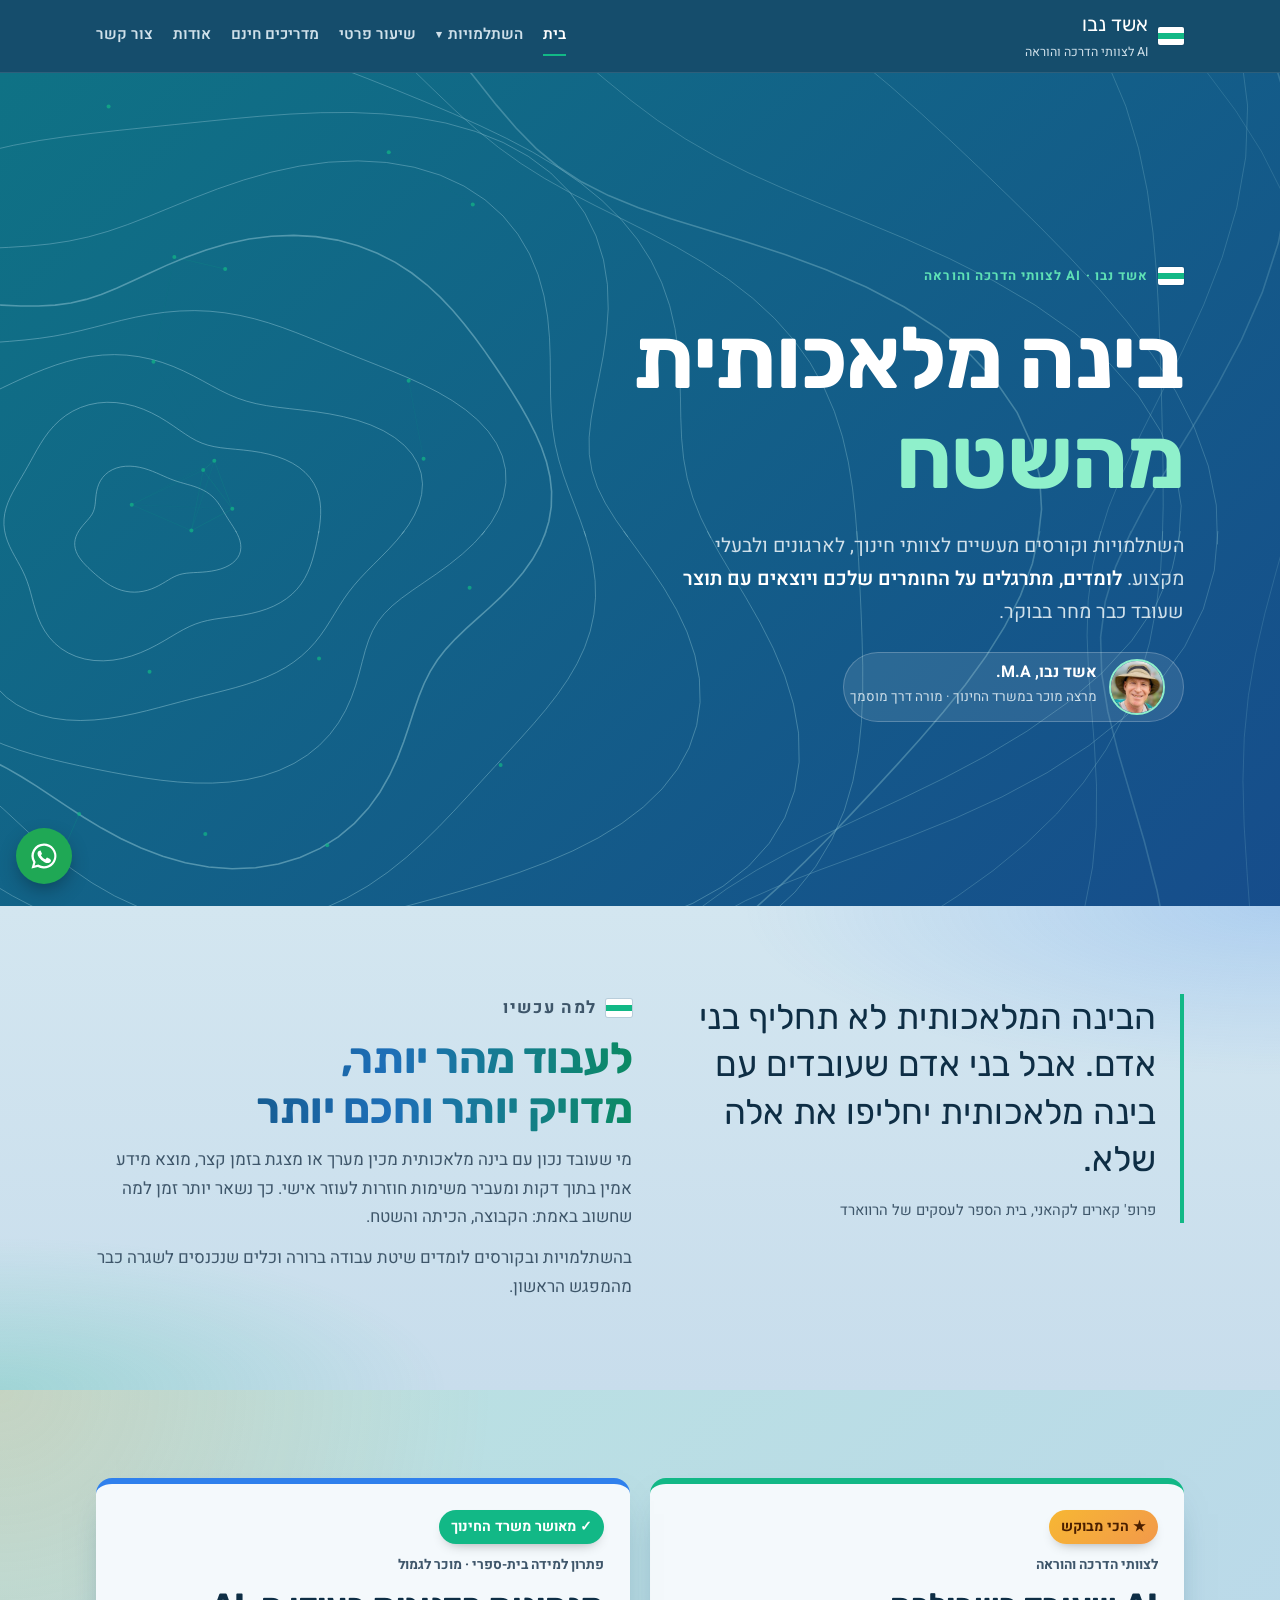
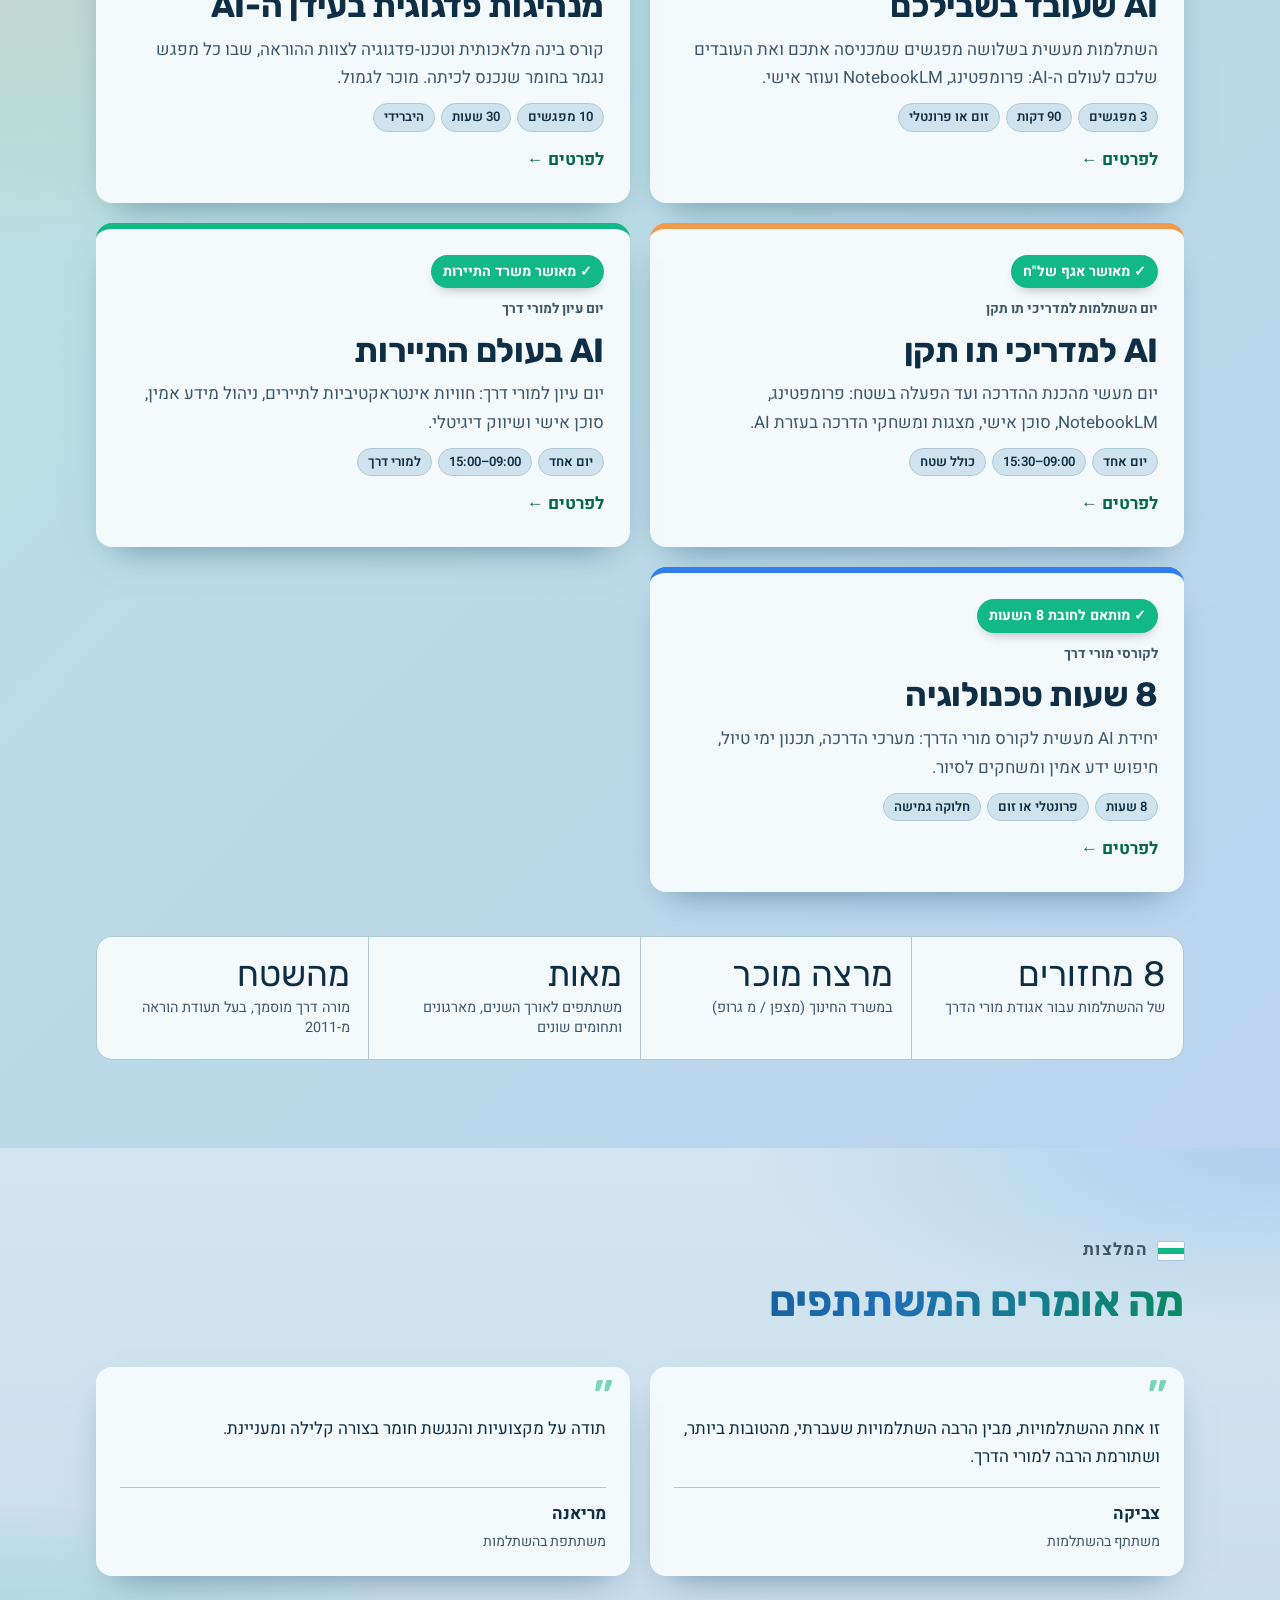
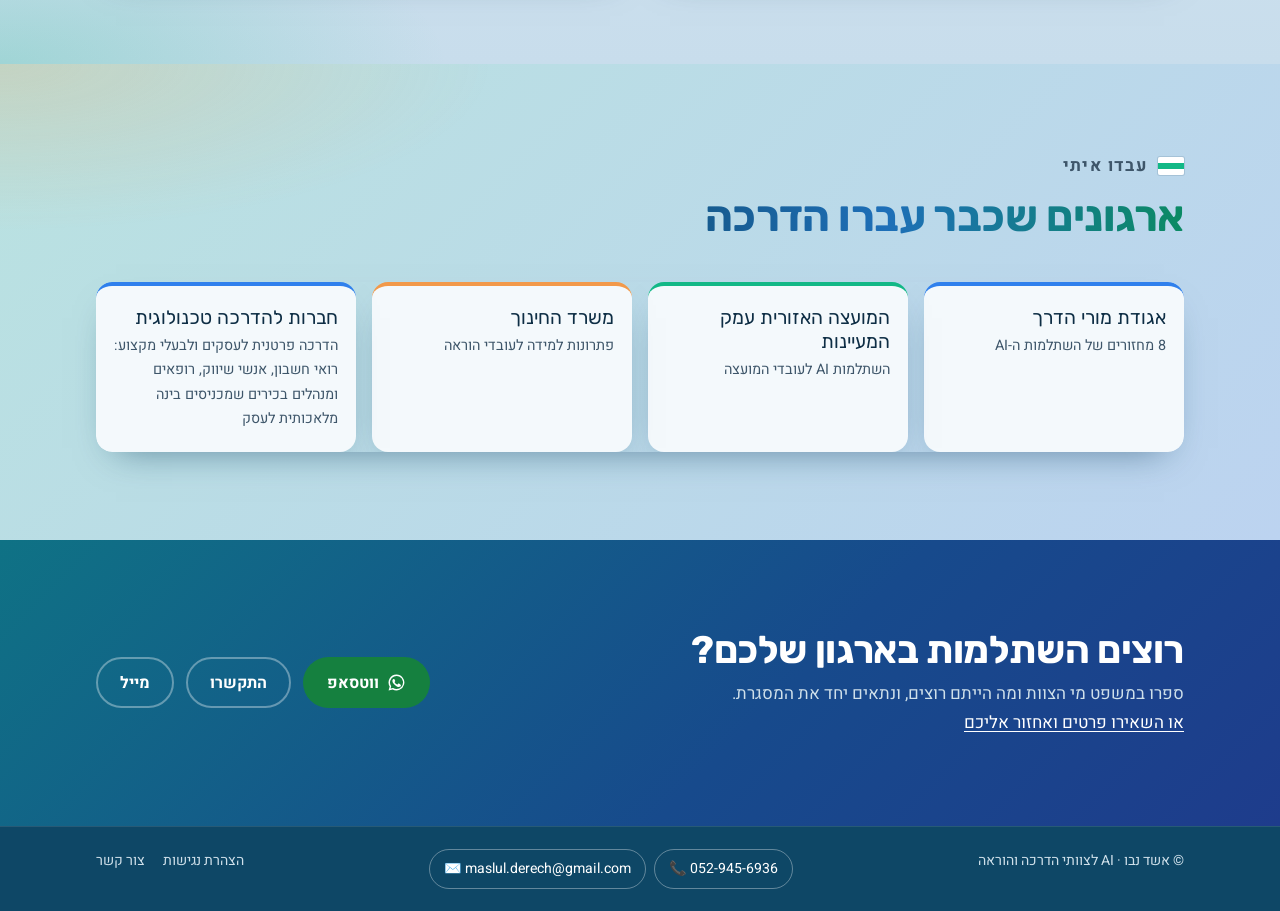
<file: index.html>
<!doctype html>
<html lang="he" dir="rtl">
<head>
<meta charset="utf-8">
<meta name="color-scheme" content="only light">
<meta name="viewport" content="width=device-width,initial-scale=1,viewport-fit=cover">
<title>אשד נבו AI</title>
<meta name="claude:viewport-fit-sides" content="cover">
<meta name="description" content="השתלמויות וקורסים מעשיים בבינה מלאכותית לצוותי הוראה והדרכה, עם אשד נבו.">
<meta property="og:title" content="אשד נבו | AI לצוותי הדרכה והוראה">
<meta property="og:description" content="השתלמויות וקורסים מעשיים בבינה מלאכותית לצוותי הוראה והדרכה, עם אשד נבו.">
<meta property="og:locale" content="he_IL">
<meta property="og:type" content="website">
<meta property="og:image" content="https://nevoes.github.io/eshed-ai/og.jpg">
<meta property="og:image:width" content="1200">
<meta property="og:image:height" content="630">
<meta name="twitter:card" content="summary_large_image">
<meta name="theme-color" content="#0E4766">
<link rel="icon" href="icon.svg" type="image/svg+xml">
<link rel="icon" href="favicon-32.png" sizes="32x32" type="image/png">
<link rel="apple-touch-icon" href="apple-touch-icon.png">
<link rel="manifest" href="manifest.webmanifest">
<meta name="apple-mobile-web-app-title" content="אשד נבו AI">
<link rel="preconnect" href="https://fonts.googleapis.com">
<link rel="preconnect" href="https://fonts.gstatic.com" crossorigin>
<link rel="stylesheet" href="https://fonts.googleapis.com/css2?family=Rubik:wght@500;700&family=Heebo:wght@400;500;600;700&family=IBM+Plex+Mono:wght@500&display=swap">
<link rel="stylesheet" href="style.css?v=17">
</head>
<body>
<a class="skip-link" href="#main">דילוג לתוכן</a>
<svg width="0" height="0" style="position:absolute" aria-hidden="true"><symbol id="i-wa" viewBox="0 0 24 24"><path fill="currentColor" d="M12 2a10 10 0 0 0-8.6 15.1L2 22l5-1.3A10 10 0 1 0 12 2zm0 18.2a8.2 8.2 0 0 1-4.2-1.2l-.3-.2-3 .8.8-2.9-.2-.3A8.2 8.2 0 1 1 12 20.2zm4.5-6.1c-.2-.1-1.5-.7-1.7-.8s-.4-.1-.6.1-.7.8-.8 1-.3.2-.5.1a6.7 6.7 0 0 1-3.3-2.9c-.2-.4.2-.4.7-1.3.1-.2 0-.3 0-.4l-.8-1.8c-.2-.5-.4-.4-.6-.4h-.5a1 1 0 0 0-.7.3 3 3 0 0 0-.9 2.2 5.2 5.2 0 0 0 1.1 2.7 11.8 11.8 0 0 0 4.5 4c1.7.7 2.3.8 3.2.6a2.7 2.7 0 0 0 1.8-1.2 2.2 2.2 0 0 0 .1-1.3c0-.1-.2-.2-.5-.3z"/></symbol></svg>
<header class="top"><div class="wrap">
  <a class="brand" href="index.html"><span class="blaze" aria-hidden="true"><i></i><i></i><i></i></span><span><b>אשד נבו</b><small>AI לצוותי הדרכה והוראה</small></span></a>
  <nav class="nav" aria-label="תוכן האתר"><a href="index.html" aria-current="page">בית</a><div class="dd"><button type="button" aria-haspopup="true" aria-expanded="false">השתלמויות<span aria-hidden="true">▾</span></button><div class="dd-panel"><a href="workshop.html">השתלמות 3 מפגשי AI</a><a href="course.html">פתרון למידה לעובדי הוראה</a><a href="tav-teken.html">השתלמות למדריכי תו תקן</a><a href="tour-guides.html">השתלמות למורי דרך</a><a href="tech-hours.html">8 שעות טכנולוגיה לקורסי מורי דרך</a></div></div><a href="private.html">שיעור פרטי</a><a href="guides.html">מדריכים חינם</a><a href="about.html">אודות</a><a href="contact.html">צור קשר</a></nav>
  <details class="menu"><summary>תפריט</summary><nav class="panel" aria-label="תוכן האתר"><a href="index.html" aria-current="page">בית</a><a href="workshop.html">השתלמות 3 מפגשי AI</a><a href="course.html">פתרון למידה לעובדי הוראה</a><a href="tav-teken.html">השתלמות למדריכי תו תקן</a><a href="tour-guides.html">השתלמות למורי דרך</a><a href="tech-hours.html">8 שעות טכנולוגיה לקורסי מורי דרך</a><a href="private.html">שיעור פרטי</a><a href="guides.html">מדריכים חינם</a><a href="about.html">אודות</a><a href="contact.html">צור קשר</a></nav></details>
</div></header>
<main id="main" tabindex="-1">
<section class="band home"><canvas class="map" aria-hidden="true"></canvas><div class="wrap">
  <p class="eyebrow"><span class="blaze" aria-hidden="true"><i></i><i></i><i></i></span>אשד נבו · AI לצוותי הדרכה והוראה</p>
  <h1>בינה מלאכותית <em>מהשטח</em></h1>
  <p class="lead">השתלמויות וקורסים מעשיים לצוותי חינוך, לארגונים ולבעלי מקצוע. <strong>לומדים, מתרגלים על החומרים שלכם ויוצאים עם תוצר</strong> שעובד כבר מחר בבוקר.</p>
  <div class="who"><img src="eshed.jpg" alt="אשד נבו" width="56" height="56"><span><b>אשד נבו, M.A.</b><small>מרצה מוכר במשרד החינוך · מורה דרך מוסמך</small></span></div>
</div></section>

<section><div class="wrap split">
  <figure class="bigquote"><blockquote>הבינה המלאכותית לא תחליף בני אדם. אבל בני אדם שעובדים עם בינה מלאכותית יחליפו את אלה שלא.</blockquote><figcaption>פרופ' קארים לקהאני, בית הספר לעסקים של הרווארד</figcaption></figure>
  <div class="sec-head" style="margin:0"><p class="eyebrow"><span class="blaze" aria-hidden="true"><i></i><i></i><i></i></span>למה עכשיו</p><h2>לעבוד מהר יותר, מדויק יותר וחכם יותר</h2>
  <p>מי שעובד נכון עם בינה מלאכותית מכין מערך או מצגת בזמן קצר, מוצא מידע אמין בתוך דקות ומעביר משימות חוזרות לעוזר אישי. כך נשאר יותר זמן למה שחשוב באמת: הקבוצה, הכיתה והשטח.</p>
  <p>בהשתלמויות ובקורסים לומדים שיטת עבודה ברורה וכלים שנכנסים לשגרה כבר מהמפגש הראשון.</p></div>
</div></section>
<section class="alt"><div class="wrap" style="display:grid;gap:clamp(28px,4vw,44px)">
  <div class="products">
    <a href="workshop.html"><span class="tag hot">★ הכי מבוקש</span><span class="k">לצוותי הדרכה והוראה</span><h2>AI שעובד בשבילכם</h2><p>השתלמות מעשית בשלושה מפגשים שמכניסה אתכם ואת העובדים שלכם לעולם ה-AI: פרומפטינג, NotebookLM ועוזר אישי.</p><div class="meta"><span>3 מפגשים</span><span>90 דקות</span><span>זום או פרונטלי</span></div><span class="go">לפרטים ←</span></a>
    <a href="course.html"><span class="tag">✓ מאושר משרד החינוך</span><span class="k">פתרון למידה בית-ספרי · מוכר לגמול</span><h2>מנהיגות פדגוגית בעידן ה-AI</h2><p>קורס בינה מלאכותית וטכנו-פדגוגיה לצוות ההוראה, שבו כל מפגש נגמר בחומר שנכנס לכיתה. מוכר לגמול.</p><div class="meta"><span>10 מפגשים</span><span>30 שעות</span><span>היברידי</span></div><span class="go">לפרטים ←</span></a>
    <a href="tav-teken.html"><span class="tag">✓ מאושר אגף של"ח</span><span class="k">יום השתלמות למדריכי תו תקן</span><h2>AI למדריכי תו תקן</h2><p>יום מעשי מהכנת ההדרכה ועד הפעלה בשטח: פרומפטינג, NotebookLM, סוכן אישי, מצגות ומשחקי הדרכה בעזרת AI.</p><div class="meta"><span>יום אחד</span><span>09:00–15:30</span><span>כולל שטח</span></div><span class="go">לפרטים ←</span></a>
    <a href="tour-guides.html"><span class="tag">✓ מאושר משרד התיירות</span><span class="k">יום עיון למורי דרך</span><h2>AI בעולם התיירות</h2><p>יום עיון למורי דרך: חוויות אינטראקטיביות לתיירים, ניהול מידע אמין, סוכן אישי ושיווק דיגיטלי.</p><div class="meta"><span>יום אחד</span><span>09:00–15:00</span><span>למורי דרך</span></div><span class="go">לפרטים ←</span></a>
    <a href="tech-hours.html"><span class="tag">✓ מותאם לחובת 8 השעות</span><span class="k">לקורסי מורי דרך</span><h2>8 שעות טכנולוגיה</h2><p>יחידת AI מעשית לקורס מורי הדרך: מערכי הדרכה, תכנון ימי טיול, חיפוש ידע אמין ומשחקים לסיור.</p><div class="meta"><span>8 שעות</span><span>פרונטלי או זום</span><span>חלוקה גמישה</span></div><span class="go">לפרטים ←</span></a>
  </div>
  <div class="proof">
  <div><b>8 מחזורים</b><small>של ההשתלמות עבור אגודת מורי הדרך</small></div>
  <div><b>מרצה מוכר</b><small>במשרד החינוך (מצפן / מ גרופ)</small></div>
  <div><b>מאות</b><small>משתתפים לאורך השנים, מארגונים ותחומים שונים</small></div>
  <div><b>מהשטח</b><small>מורה דרך מוסמך, בעל תעודת הוראה מ-2011</small></div>
</div>
</div></section>
<section><div class="wrap">
  <div class="sec-head"><p class="eyebrow"><span class="blaze" aria-hidden="true"><i></i><i></i><i></i></span>המלצות</p><h2>מה אומרים המשתתפים</h2></div>
  <div class="quotes q2">
    <figure class="quote"><blockquote>זו אחת ההשתלמויות, מבין הרבה השתלמויות שעברתי, מהטובות ביותר, ושתורמת הרבה למורי הדרך.</blockquote><figcaption><b>צביקה</b><span>משתתף בהשתלמות</span></figcaption></figure>
    <figure class="quote"><blockquote>תודה על מקצועיות והנגשת חומר בצורה קלילה ומעניינת.</blockquote><figcaption><b>מריאנה</b><span>משתתפת בהשתלמות</span></figcaption></figure>
  </div>
</div></section>
<section class="alt"><div class="wrap">
  <div class="sec-head"><p class="eyebrow"><span class="blaze" aria-hidden="true"><i></i><i></i><i></i></span>עבדו איתי</p><h2>ארגונים שכבר עברו הדרכה</h2></div>
  <ul class="orgs">
    <li><b>אגודת מורי הדרך</b><span>8 מחזורים של השתלמות ה-AI</span></li>
    <li><b>המועצה האזורית עמק המעיינות</b><span>השתלמות AI לעובדי המועצה</span></li>
    <li><b>משרד החינוך</b><span>פתרונות למידה לעובדי הוראה</span></li>
    <li><b>חברות להדרכה טכנולוגית</b><span>הדרכה פרטנית לעסקים ולבעלי מקצוע: רואי חשבון, אנשי שיווק, רופאים ומנהלים בכירים שמכניסים בינה מלאכותית לעסק</span></li>
  </ul>
</div></section>
<section class="cta"><div class="wrap">
  <div class="txt"><h2>רוצים השתלמות בארגון שלכם?</h2><p>ספרו במשפט מי הצוות ומה הייתם רוצים, ונתאים יחד את המסגרת.<br><a href="contact.html">או השאירו פרטים ואחזור אליכם</a></p></div>
  <div class="actions"><a class="btn btn-wa" href="https://wa.me/972529456936?text=%D7%94%D7%99%D7%99%20%D7%90%D7%A9%D7%93%2C%20%D7%90%D7%A9%D7%9E%D7%97%20%D7%9C%D7%A9%D7%9E%D7%95%D7%A2%20%D7%A2%D7%9C%20%D7%94%D7%94%D7%A9%D7%AA%D7%9C%D7%9E%D7%95%D7%99%D7%95%D7%AA" target="_blank" rel="noopener"><svg><use href="#i-wa"/></svg>ווטסאפ</a><a class="btn btn-ghost" href="tel:+972529456936">התקשרו</a><a class="btn btn-ghost" href="mailto:maslul.derech@gmail.com?subject=%D7%94%D7%A9%D7%AA%D7%9C%D7%9E%D7%95%D7%AA%20AI">מייל</a></div>
</div></section>
</main>
<footer class="site"><div class="wrap"><span>© אשד נבו · AI לצוותי הדרכה והוראה</span><span class="foot-contact"><a class="foot-btn" href="tel:+972529456936" aria-label="התקשרו: 052-945-6936">📞 052-945-6936</a><a class="foot-btn" href="mailto:maslul.derech@gmail.com" aria-label="שליחת מייל">✉️ maslul.derech@gmail.com</a></span><nav aria-label="קישורים נוספים"><a href="accessibility.html">הצהרת נגישות</a><a href="contact.html">צור קשר</a></nav></div></footer>
<a class="wa-float" href="https://wa.me/972529456936?text=%D7%94%D7%99%D7%99%20%D7%90%D7%A9%D7%93%2C%20%D7%90%D7%A9%D7%9E%D7%97%20%D7%9C%D7%A9%D7%9E%D7%95%D7%A2%20%D7%A2%D7%9C%20%D7%94%D7%94%D7%A9%D7%AA%D7%9C%D7%9E%D7%95%D7%99%D7%95%D7%AA" target="_blank" rel="noopener" aria-label="שליחת הודעה בווטסאפ"><svg><use href="#i-wa"/></svg></a>
<script src="site.js?v=4"></script>
<script data-goatcounter="https://maslul-ai.goatcounter.com/count" async src="https://gc.zgo.at/count.js"></script>
</body>
</html>
</file>
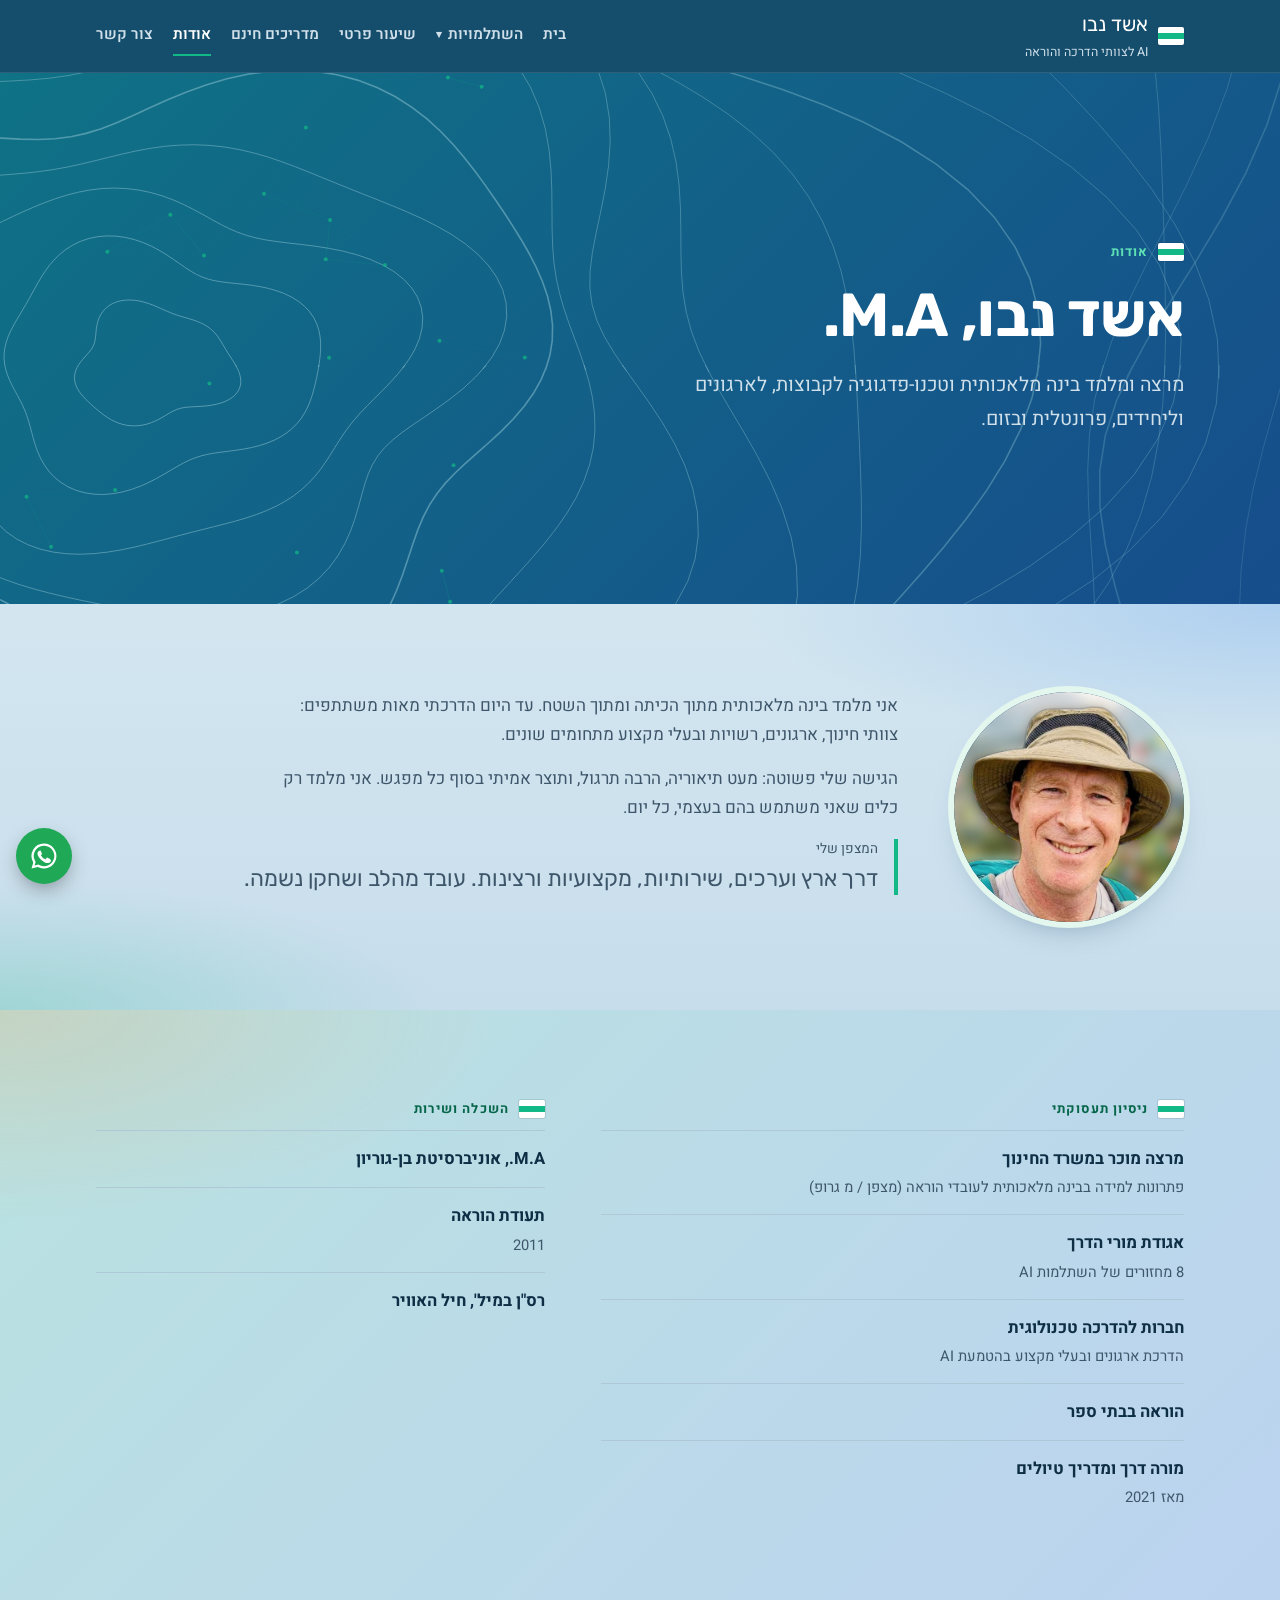
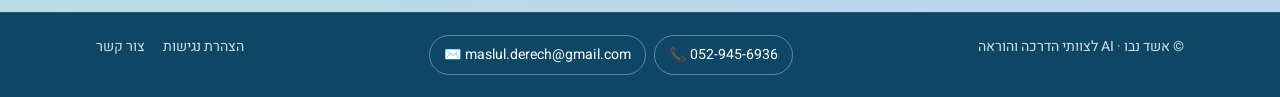
<file: about.html>
<!doctype html>
<html lang="he" dir="rtl">
<head>
<meta charset="utf-8">
<meta name="color-scheme" content="only light">
<meta name="viewport" content="width=device-width,initial-scale=1,viewport-fit=cover">
<title>אודות | אשד נבו</title>
<meta name="claude:viewport-fit-sides" content="cover">
<meta name="description" content="אשד נבו: מרצה מוכר במשרד החינוך, מורה דרך מוסמך ובעל תעודת הוראה.">
<meta property="og:title" content="אשד נבו | AI לצוותי הדרכה והוראה">
<meta property="og:description" content="אשד נבו: מרצה מוכר במשרד החינוך, מורה דרך מוסמך ובעל תעודת הוראה.">
<meta property="og:locale" content="he_IL">
<meta property="og:type" content="website">
<meta property="og:image" content="https://nevoes.github.io/eshed-ai/og.jpg">
<meta property="og:image:width" content="1200">
<meta property="og:image:height" content="630">
<meta name="twitter:card" content="summary_large_image">
<meta name="theme-color" content="#0E4766">
<link rel="icon" href="icon.svg" type="image/svg+xml">
<link rel="icon" href="favicon-32.png" sizes="32x32" type="image/png">
<link rel="apple-touch-icon" href="apple-touch-icon.png">
<link rel="manifest" href="manifest.webmanifest">
<meta name="apple-mobile-web-app-title" content="אשד נבו AI">
<link rel="preconnect" href="https://fonts.googleapis.com">
<link rel="preconnect" href="https://fonts.gstatic.com" crossorigin>
<link rel="stylesheet" href="https://fonts.googleapis.com/css2?family=Rubik:wght@500;700&family=Heebo:wght@400;500;600;700&family=IBM+Plex+Mono:wght@500&display=swap">
<link rel="stylesheet" href="style.css?v=17">
</head>
<body>
<a class="skip-link" href="#main">דילוג לתוכן</a>
<svg width="0" height="0" style="position:absolute" aria-hidden="true"><symbol id="i-wa" viewBox="0 0 24 24"><path fill="currentColor" d="M12 2a10 10 0 0 0-8.6 15.1L2 22l5-1.3A10 10 0 1 0 12 2zm0 18.2a8.2 8.2 0 0 1-4.2-1.2l-.3-.2-3 .8.8-2.9-.2-.3A8.2 8.2 0 1 1 12 20.2zm4.5-6.1c-.2-.1-1.5-.7-1.7-.8s-.4-.1-.6.1-.7.8-.8 1-.3.2-.5.1a6.7 6.7 0 0 1-3.3-2.9c-.2-.4.2-.4.7-1.3.1-.2 0-.3 0-.4l-.8-1.8c-.2-.5-.4-.4-.6-.4h-.5a1 1 0 0 0-.7.3 3 3 0 0 0-.9 2.2 5.2 5.2 0 0 0 1.1 2.7 11.8 11.8 0 0 0 4.5 4c1.7.7 2.3.8 3.2.6a2.7 2.7 0 0 0 1.8-1.2 2.2 2.2 0 0 0 .1-1.3c0-.1-.2-.2-.5-.3z"/></symbol></svg>
<header class="top"><div class="wrap">
  <a class="brand" href="index.html"><span class="blaze" aria-hidden="true"><i></i><i></i><i></i></span><span><b>אשד נבו</b><small>AI לצוותי הדרכה והוראה</small></span></a>
  <nav class="nav" aria-label="תוכן האתר"><a href="index.html">בית</a><div class="dd"><button type="button" aria-haspopup="true" aria-expanded="false">השתלמויות<span aria-hidden="true">▾</span></button><div class="dd-panel"><a href="workshop.html">השתלמות 3 מפגשי AI</a><a href="course.html">פתרון למידה לעובדי הוראה</a><a href="tav-teken.html">השתלמות למדריכי תו תקן</a><a href="tour-guides.html">השתלמות למורי דרך</a><a href="tech-hours.html">8 שעות טכנולוגיה לקורסי מורי דרך</a></div></div><a href="private.html">שיעור פרטי</a><a href="guides.html">מדריכים חינם</a><a href="about.html" aria-current="page">אודות</a><a href="contact.html">צור קשר</a></nav>
  <details class="menu"><summary>תפריט</summary><nav class="panel" aria-label="תוכן האתר"><a href="index.html">בית</a><a href="workshop.html">השתלמות 3 מפגשי AI</a><a href="course.html">פתרון למידה לעובדי הוראה</a><a href="tav-teken.html">השתלמות למדריכי תו תקן</a><a href="tour-guides.html">השתלמות למורי דרך</a><a href="tech-hours.html">8 שעות טכנולוגיה לקורסי מורי דרך</a><a href="private.html">שיעור פרטי</a><a href="guides.html">מדריכים חינם</a><a href="about.html" aria-current="page">אודות</a><a href="contact.html">צור קשר</a></nav></details>
</div></header>
<main id="main" tabindex="-1">
<section class="band"><canvas class="map" aria-hidden="true"></canvas><div class="wrap">
  <p class="eyebrow"><span class="blaze" aria-hidden="true"><i></i><i></i><i></i></span>אודות</p>
  <h1>אשד נבו, M.A.</h1>
  <p class="lead">מרצה ומלמד בינה מלאכותית וטכנו-פדגוגיה לקבוצות, לארגונים וליחידים, פרונטלית ובזום.</p>
  
</div></section>

<section><div class="wrap about">
  <div class="portrait"><img src="eshed.jpg" alt="אשד נבו" width="460" height="460"></div>
  <div class="txt">
    <p>אני מלמד בינה מלאכותית מתוך הכיתה ומתוך השטח. עד היום הדרכתי מאות משתתפים: צוותי חינוך, ארגונים, רשויות ובעלי מקצוע מתחומים שונים.</p>
    <p>הגישה שלי פשוטה: מעט תיאוריה, הרבה תרגול, ותוצר אמיתי בסוף כל מפגש. אני מלמד רק כלים שאני משתמש בהם בעצמי, כל יום.</p>
    <p class="compass"><small>המצפן שלי</small>דרך ארץ וערכים, שירותיות, מקצועיות ורצינות. עובד מהלב ושחקן נשמה.</p>
  </div>
</div></section>
<section class="alt"><div class="wrap cv2">
  <div><p class="eyebrow"><span class="blaze" aria-hidden="true"><i></i><i></i><i></i></span>ניסיון תעסוקתי</p>
  <ul class="cv" style="grid-template-columns:1fr">
    <li><b>מרצה מוכר במשרד החינוך</b><small>פתרונות למידה בבינה מלאכותית לעובדי הוראה (מצפן / מ גרופ)</small></li>
    <li><b>אגודת מורי הדרך</b><small>8 מחזורים של השתלמות AI</small></li>
    <li><b>חברות להדרכה טכנולוגית</b><small>הדרכת ארגונים ובעלי מקצוע בהטמעת AI</small></li>
    <li><b>הוראה בבתי ספר</b><small></small></li>
    <li><b>מורה דרך ומדריך טיולים</b><small>מאז 2021</small></li>
  </ul></div>
  <div><p class="eyebrow"><span class="blaze" aria-hidden="true"><i></i><i></i><i></i></span>השכלה ושירות</p>
  <ul class="cv" style="grid-template-columns:1fr">
    <li><b>M.A., אוניברסיטת בן-גוריון</b><small></small></li>
    <li><b>תעודת הוראה</b><small>2011</small></li>
    <li><b>רס"ן במיל', חיל האוויר</b><small></small></li>
  </ul></div>
</div></section>
</main>
<footer class="site"><div class="wrap"><span>© אשד נבו · AI לצוותי הדרכה והוראה</span><span class="foot-contact"><a class="foot-btn" href="tel:+972529456936" aria-label="התקשרו: 052-945-6936">📞 052-945-6936</a><a class="foot-btn" href="mailto:maslul.derech@gmail.com" aria-label="שליחת מייל">✉️ maslul.derech@gmail.com</a></span><nav aria-label="קישורים נוספים"><a href="accessibility.html">הצהרת נגישות</a><a href="contact.html">צור קשר</a></nav></div></footer>
<a class="wa-float" href="https://wa.me/972529456936?text=%D7%94%D7%99%D7%99%20%D7%90%D7%A9%D7%93%2C%20%D7%90%D7%A9%D7%9E%D7%97%20%D7%9C%D7%A9%D7%9E%D7%95%D7%A2%20%D7%A2%D7%9C%20%D7%94%D7%94%D7%A9%D7%AA%D7%9C%D7%9E%D7%95%D7%99%D7%95%D7%AA" target="_blank" rel="noopener" aria-label="שליחת הודעה בווטסאפ"><svg><use href="#i-wa"/></svg></a>
<script src="site.js?v=4"></script>
<script data-goatcounter="https://maslul-ai.goatcounter.com/count" async src="https://gc.zgo.at/count.js"></script>
</body>
</html>
</file>
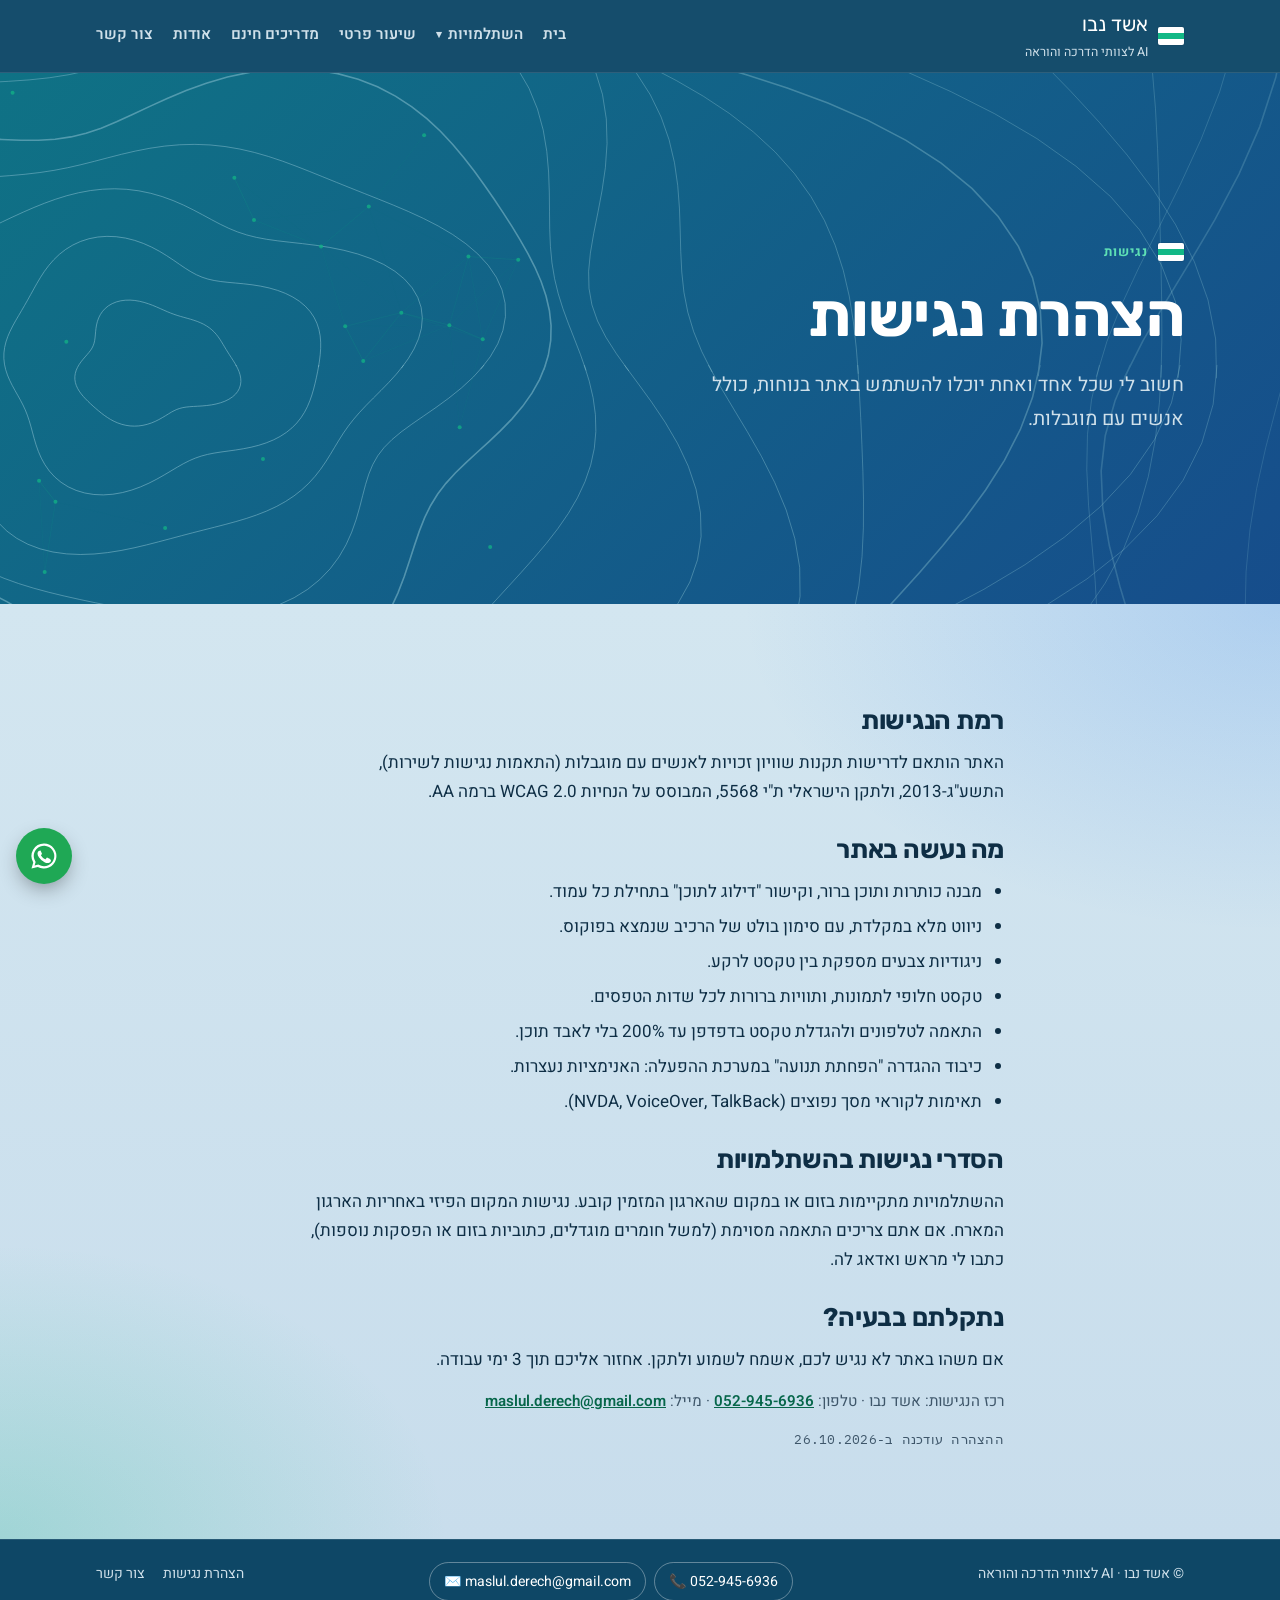
<file: accessibility.html>
<!doctype html>
<html lang="he" dir="rtl">
<head>
<meta charset="utf-8">
<meta name="color-scheme" content="only light">
<meta name="viewport" content="width=device-width,initial-scale=1,viewport-fit=cover">
<title>הצהרת נגישות | אשד נבו</title>
<meta name="claude:viewport-fit-sides" content="cover">
<meta name="description" content="הצהרת הנגישות של אתר ההשתלמויות של אשד נבו.">
<meta property="og:title" content="אשד נבו | AI לצוותי הדרכה והוראה">
<meta property="og:description" content="הצהרת הנגישות של אתר ההשתלמויות של אשד נבו.">
<meta property="og:locale" content="he_IL">
<meta property="og:type" content="website">
<meta property="og:image" content="https://nevoes.github.io/eshed-ai/og.jpg">
<meta property="og:image:width" content="1200">
<meta property="og:image:height" content="630">
<meta name="twitter:card" content="summary_large_image">
<meta name="theme-color" content="#0E4766">
<link rel="icon" href="icon.svg" type="image/svg+xml">
<link rel="icon" href="favicon-32.png" sizes="32x32" type="image/png">
<link rel="apple-touch-icon" href="apple-touch-icon.png">
<link rel="manifest" href="manifest.webmanifest">
<meta name="apple-mobile-web-app-title" content="אשד נבו AI">
<link rel="preconnect" href="https://fonts.googleapis.com">
<link rel="preconnect" href="https://fonts.gstatic.com" crossorigin>
<link rel="stylesheet" href="https://fonts.googleapis.com/css2?family=Rubik:wght@500;700&family=Heebo:wght@400;500;600;700&family=IBM+Plex+Mono:wght@500&display=swap">
<link rel="stylesheet" href="style.css?v=17">
</head>
<body>
<a class="skip-link" href="#main">דילוג לתוכן</a>
<svg width="0" height="0" style="position:absolute" aria-hidden="true"><symbol id="i-wa" viewBox="0 0 24 24"><path fill="currentColor" d="M12 2a10 10 0 0 0-8.6 15.1L2 22l5-1.3A10 10 0 1 0 12 2zm0 18.2a8.2 8.2 0 0 1-4.2-1.2l-.3-.2-3 .8.8-2.9-.2-.3A8.2 8.2 0 1 1 12 20.2zm4.5-6.1c-.2-.1-1.5-.7-1.7-.8s-.4-.1-.6.1-.7.8-.8 1-.3.2-.5.1a6.7 6.7 0 0 1-3.3-2.9c-.2-.4.2-.4.7-1.3.1-.2 0-.3 0-.4l-.8-1.8c-.2-.5-.4-.4-.6-.4h-.5a1 1 0 0 0-.7.3 3 3 0 0 0-.9 2.2 5.2 5.2 0 0 0 1.1 2.7 11.8 11.8 0 0 0 4.5 4c1.7.7 2.3.8 3.2.6a2.7 2.7 0 0 0 1.8-1.2 2.2 2.2 0 0 0 .1-1.3c0-.1-.2-.2-.5-.3z"/></symbol></svg>
<header class="top"><div class="wrap">
  <a class="brand" href="index.html"><span class="blaze" aria-hidden="true"><i></i><i></i><i></i></span><span><b>אשד נבו</b><small>AI לצוותי הדרכה והוראה</small></span></a>
  <nav class="nav" aria-label="תוכן האתר"><a href="index.html">בית</a><div class="dd"><button type="button" aria-haspopup="true" aria-expanded="false">השתלמויות<span aria-hidden="true">▾</span></button><div class="dd-panel"><a href="workshop.html">השתלמות 3 מפגשי AI</a><a href="course.html">פתרון למידה לעובדי הוראה</a><a href="tav-teken.html">השתלמות למדריכי תו תקן</a><a href="tour-guides.html">השתלמות למורי דרך</a><a href="tech-hours.html">8 שעות טכנולוגיה לקורסי מורי דרך</a></div></div><a href="private.html">שיעור פרטי</a><a href="guides.html">מדריכים חינם</a><a href="about.html">אודות</a><a href="contact.html">צור קשר</a></nav>
  <details class="menu"><summary>תפריט</summary><nav class="panel" aria-label="תוכן האתר"><a href="index.html">בית</a><a href="workshop.html">השתלמות 3 מפגשי AI</a><a href="course.html">פתרון למידה לעובדי הוראה</a><a href="tav-teken.html">השתלמות למדריכי תו תקן</a><a href="tour-guides.html">השתלמות למורי דרך</a><a href="tech-hours.html">8 שעות טכנולוגיה לקורסי מורי דרך</a><a href="private.html">שיעור פרטי</a><a href="guides.html">מדריכים חינם</a><a href="about.html">אודות</a><a href="contact.html">צור קשר</a></nav></details>
</div></header>
<main id="main" tabindex="-1">
<section class="band"><canvas class="map" aria-hidden="true"></canvas><div class="wrap">
  <p class="eyebrow"><span class="blaze" aria-hidden="true"><i></i><i></i><i></i></span>נגישות</p>
  <h1>הצהרת נגישות</h1>
  <p class="lead">חשוב לי שכל אחד ואחת יוכלו להשתמש באתר בנוחות, כולל אנשים עם מוגבלות.</p>
</div></section>
<section><div class="wrap legal">
  <h2>רמת הנגישות</h2>
  <p>האתר הותאם לדרישות תקנות שוויון זכויות לאנשים עם מוגבלות (התאמות נגישות לשירות), התשע"ג-2013, ולתקן הישראלי ת"י 5568, המבוסס על הנחיות WCAG 2.0 ברמה AA.</p>
  <h2>מה נעשה באתר</h2>
  <ul>
    <li>מבנה כותרות ותוכן ברור, וקישור "דילוג לתוכן" בתחילת כל עמוד.</li>
    <li>ניווט מלא במקלדת, עם סימון בולט של הרכיב שנמצא בפוקוס.</li>
    <li>ניגודיות צבעים מספקת בין טקסט לרקע.</li>
    <li>טקסט חלופי לתמונות, ותוויות ברורות לכל שדות הטפסים.</li>
    <li>התאמה לטלפונים ולהגדלת טקסט בדפדפן עד 200% בלי לאבד תוכן.</li>
    <li>כיבוד ההגדרה "הפחתת תנועה" במערכת ההפעלה: האנימציות נעצרות.</li>
    <li>תאימות לקוראי מסך נפוצים (NVDA, VoiceOver, TalkBack).</li>
  </ul>
  <h2>הסדרי נגישות בהשתלמויות</h2>
  <p>ההשתלמויות מתקיימות בזום או במקום שהארגון המזמין קובע. נגישות המקום הפיזי באחריות הארגון המארח. אם אתם צריכים התאמה מסוימת (למשל חומרים מוגדלים, כתוביות בזום או הפסקות נוספות), כתבו לי מראש ואדאג לה.</p>
  <h2>נתקלתם בבעיה?</h2>
  <p>אם משהו באתר לא נגיש לכם, אשמח לשמוע ולתקן. אחזור אליכם תוך 3 ימי עבודה.</p>
  <p class="contact-alt">רכז הנגישות: אשד נבו · טלפון: <a href="tel:+972529456936">052-945-6936</a> · מייל: <a href="mailto:maslul.derech@gmail.com">maslul.derech@gmail.com</a></p>
  <p class="mono" style="color:var(--muted)">ההצהרה עודכנה ב-26.10.2026</p>
</div></section>
</main>
<footer class="site"><div class="wrap"><span>© אשד נבו · AI לצוותי הדרכה והוראה</span><span class="foot-contact"><a class="foot-btn" href="tel:+972529456936" aria-label="התקשרו: 052-945-6936">📞 052-945-6936</a><a class="foot-btn" href="mailto:maslul.derech@gmail.com" aria-label="שליחת מייל">✉️ maslul.derech@gmail.com</a></span><nav aria-label="קישורים נוספים"><a href="accessibility.html">הצהרת נגישות</a><a href="contact.html">צור קשר</a></nav></div></footer>
<a class="wa-float" href="https://wa.me/972529456936?text=%D7%94%D7%99%D7%99%20%D7%90%D7%A9%D7%93%2C%20%D7%90%D7%A9%D7%9E%D7%97%20%D7%9C%D7%A9%D7%9E%D7%95%D7%A2%20%D7%A2%D7%9C%20%D7%94%D7%94%D7%A9%D7%AA%D7%9C%D7%9E%D7%95%D7%99%D7%95%D7%AA" target="_blank" rel="noopener" aria-label="שליחת הודעה בווטסאפ"><svg><use href="#i-wa"/></svg></a>
<script src="site.js?v=4"></script>
<script data-goatcounter="https://maslul-ai.goatcounter.com/count" async src="https://gc.zgo.at/count.js"></script>
</body>
</html>
</file>
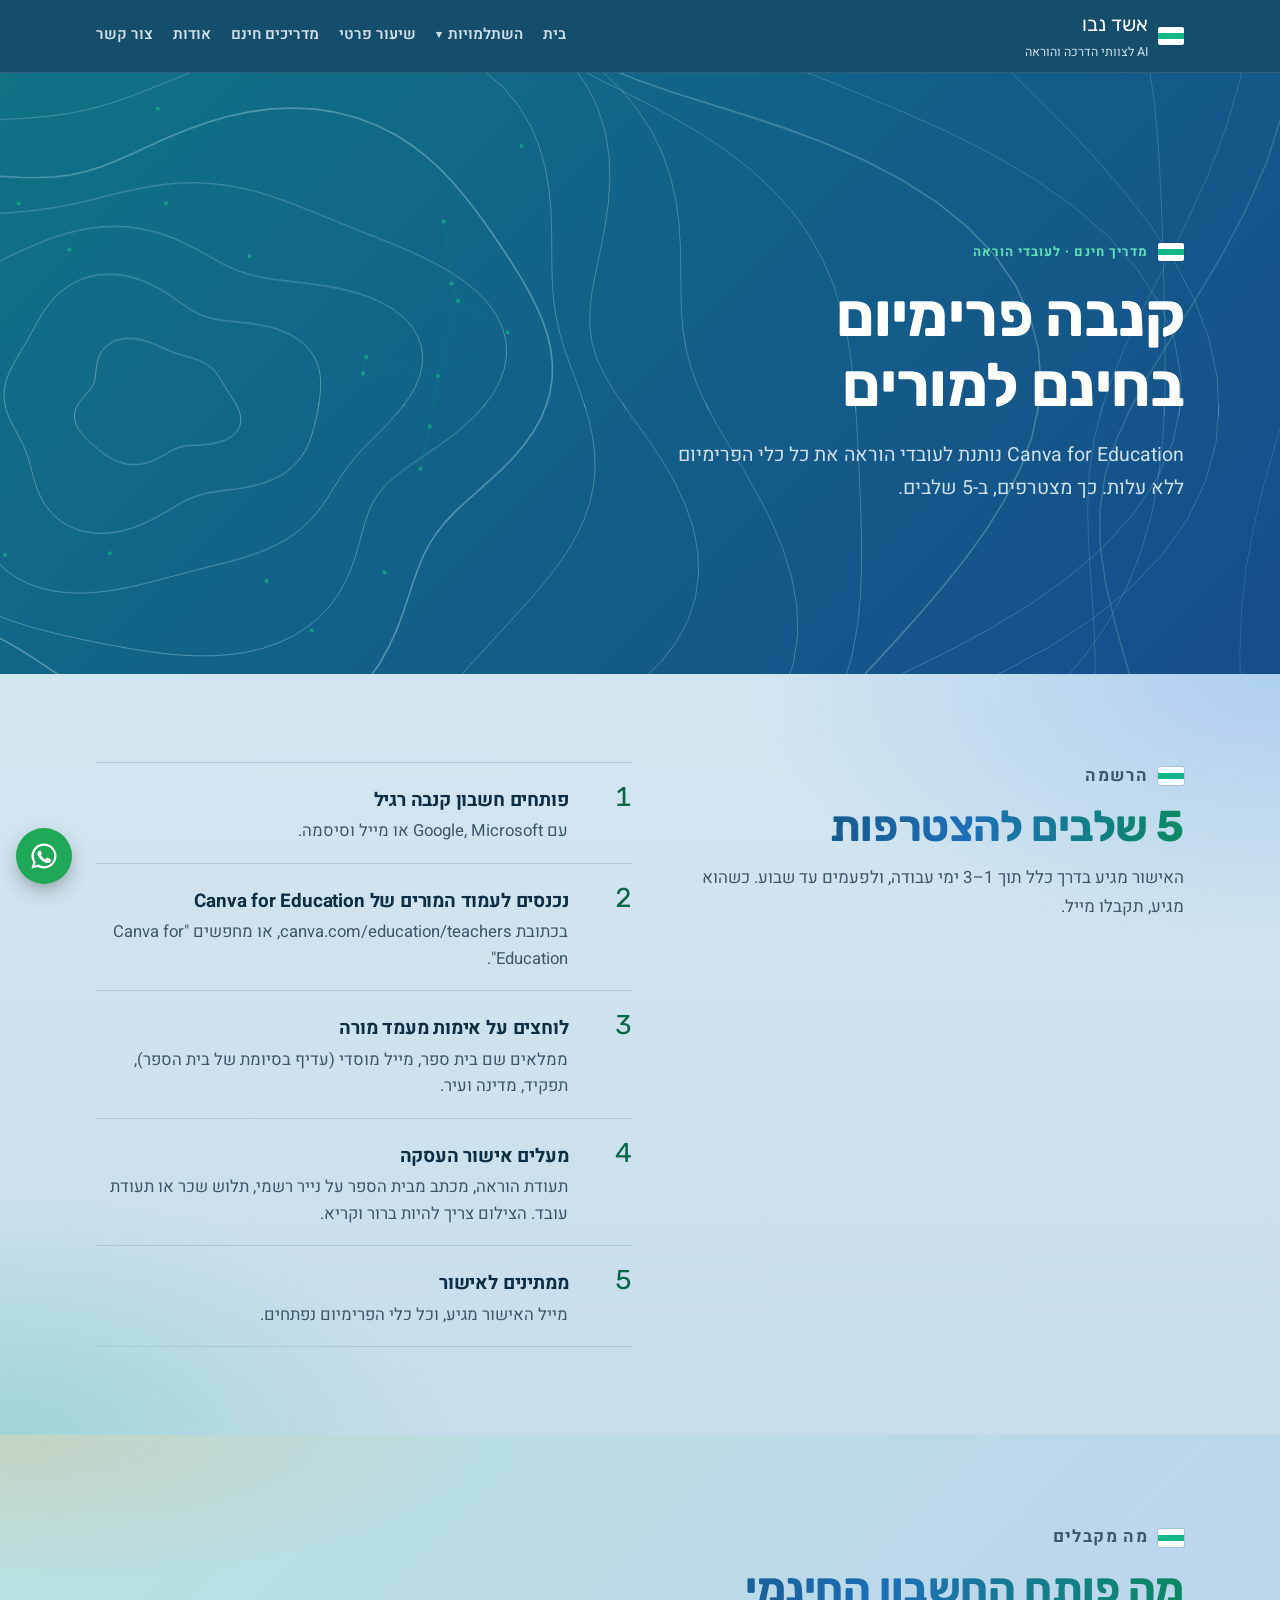
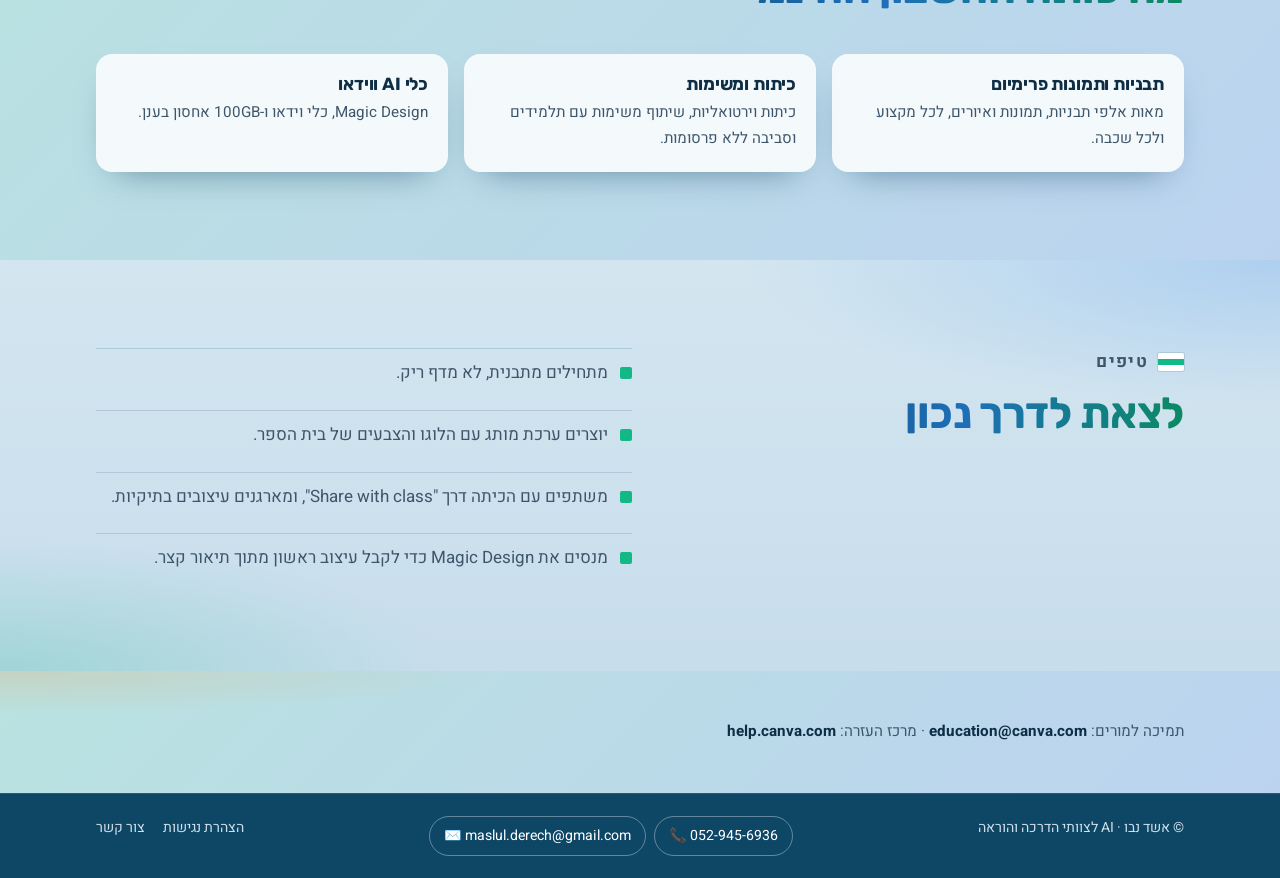
<file: canva.html>
<!doctype html>
<html lang="he" dir="rtl">
<head>
<meta charset="utf-8">
<meta name="color-scheme" content="only light">
<meta name="viewport" content="width=device-width,initial-scale=1,viewport-fit=cover">
<title>קנבה למורים | אשד נבו</title>
<meta name="claude:viewport-fit-sides" content="cover">
<meta name="description" content="מדריך חינם: איך מקבלים קנבה פרימיום בחינם לעובדי הוראה, ב-5 שלבים.">
<meta property="og:title" content="אשד נבו | AI לצוותי הדרכה והוראה">
<meta property="og:description" content="מדריך חינם: איך מקבלים קנבה פרימיום בחינם לעובדי הוראה, ב-5 שלבים.">
<meta property="og:locale" content="he_IL">
<meta property="og:type" content="website">
<meta property="og:image" content="https://nevoes.github.io/eshed-ai/og.jpg">
<meta property="og:image:width" content="1200">
<meta property="og:image:height" content="630">
<meta name="twitter:card" content="summary_large_image">
<meta name="theme-color" content="#0E4766">
<link rel="icon" href="icon.svg" type="image/svg+xml">
<link rel="icon" href="favicon-32.png" sizes="32x32" type="image/png">
<link rel="apple-touch-icon" href="apple-touch-icon.png">
<link rel="manifest" href="manifest.webmanifest">
<meta name="apple-mobile-web-app-title" content="אשד נבו AI">
<link rel="preconnect" href="https://fonts.googleapis.com">
<link rel="preconnect" href="https://fonts.gstatic.com" crossorigin>
<link rel="stylesheet" href="https://fonts.googleapis.com/css2?family=Rubik:wght@500;700&family=Heebo:wght@400;500;600;700&family=IBM+Plex+Mono:wght@500&display=swap">
<link rel="stylesheet" href="style.css?v=17">
</head>
<body>
<a class="skip-link" href="#main">דילוג לתוכן</a>
<svg width="0" height="0" style="position:absolute" aria-hidden="true"><symbol id="i-wa" viewBox="0 0 24 24"><path fill="currentColor" d="M12 2a10 10 0 0 0-8.6 15.1L2 22l5-1.3A10 10 0 1 0 12 2zm0 18.2a8.2 8.2 0 0 1-4.2-1.2l-.3-.2-3 .8.8-2.9-.2-.3A8.2 8.2 0 1 1 12 20.2zm4.5-6.1c-.2-.1-1.5-.7-1.7-.8s-.4-.1-.6.1-.7.8-.8 1-.3.2-.5.1a6.7 6.7 0 0 1-3.3-2.9c-.2-.4.2-.4.7-1.3.1-.2 0-.3 0-.4l-.8-1.8c-.2-.5-.4-.4-.6-.4h-.5a1 1 0 0 0-.7.3 3 3 0 0 0-.9 2.2 5.2 5.2 0 0 0 1.1 2.7 11.8 11.8 0 0 0 4.5 4c1.7.7 2.3.8 3.2.6a2.7 2.7 0 0 0 1.8-1.2 2.2 2.2 0 0 0 .1-1.3c0-.1-.2-.2-.5-.3z"/></symbol></svg>
<header class="top"><div class="wrap">
  <a class="brand" href="index.html"><span class="blaze" aria-hidden="true"><i></i><i></i><i></i></span><span><b>אשד נבו</b><small>AI לצוותי הדרכה והוראה</small></span></a>
  <nav class="nav" aria-label="תוכן האתר"><a href="index.html">בית</a><div class="dd"><button type="button" aria-haspopup="true" aria-expanded="false">השתלמויות<span aria-hidden="true">▾</span></button><div class="dd-panel"><a href="workshop.html">השתלמות 3 מפגשי AI</a><a href="course.html">פתרון למידה לעובדי הוראה</a><a href="tav-teken.html">השתלמות למדריכי תו תקן</a><a href="tour-guides.html">השתלמות למורי דרך</a><a href="tech-hours.html">8 שעות טכנולוגיה לקורסי מורי דרך</a></div></div><a href="private.html">שיעור פרטי</a><a href="guides.html">מדריכים חינם</a><a href="about.html">אודות</a><a href="contact.html">צור קשר</a></nav>
  <details class="menu"><summary>תפריט</summary><nav class="panel" aria-label="תוכן האתר"><a href="index.html">בית</a><a href="workshop.html">השתלמות 3 מפגשי AI</a><a href="course.html">פתרון למידה לעובדי הוראה</a><a href="tav-teken.html">השתלמות למדריכי תו תקן</a><a href="tour-guides.html">השתלמות למורי דרך</a><a href="tech-hours.html">8 שעות טכנולוגיה לקורסי מורי דרך</a><a href="private.html">שיעור פרטי</a><a href="guides.html" aria-current="page">מדריכים חינם</a><a href="about.html">אודות</a><a href="contact.html">צור קשר</a></nav></details>
</div></header>
<main id="main" tabindex="-1">
<section class="band"><canvas class="map" aria-hidden="true"></canvas><div class="wrap">
  <p class="eyebrow"><span class="blaze" aria-hidden="true"><i></i><i></i><i></i></span>מדריך חינם · לעובדי הוראה</p>
  <h1>קנבה פרימיום בחינם למורים</h1>
  <p class="lead">Canva for Education נותנת לעובדי הוראה את כל כלי הפרימיום ללא עלות. כך מצטרפים, ב-5 שלבים.</p>
  
</div></section>

<section><div class="wrap split">
  <div class="sec-head" style="margin:0"><p class="eyebrow"><span class="blaze" aria-hidden="true"><i></i><i></i><i></i></span>הרשמה</p><h2>5 שלבים להצטרפות</h2><p>האישור מגיע בדרך כלל תוך 1–3 ימי עבודה, ולפעמים עד שבוע. כשהוא מגיע, תקבלו מייל.</p></div>
  <ol class="syll steps2">
    <li><span class="n">1</span><h3>פותחים חשבון קנבה רגיל</h3><p class="desc">עם Google, Microsoft או מייל וסיסמה.</p></li>
    <li><span class="n">2</span><h3>נכנסים לעמוד המורים של Canva for Education</h3><p class="desc">בכתובת canva.com/education/teachers, או מחפשים "Canva for Education".</p></li>
    <li><span class="n">3</span><h3>לוחצים על אימות מעמד מורה</h3><p class="desc">ממלאים שם בית ספר, מייל מוסדי (עדיף בסיומת של בית הספר), תפקיד, מדינה ועיר.</p></li>
    <li><span class="n">4</span><h3>מעלים אישור העסקה</h3><p class="desc">תעודת הוראה, מכתב מבית הספר על נייר רשמי, תלוש שכר או תעודת עובד. הצילום צריך להיות ברור וקריא.</p></li>
    <li><span class="n">5</span><h3>ממתינים לאישור</h3><p class="desc">מייל האישור מגיע, וכל כלי הפרימיום נפתחים.</p></li>
  </ol>
</div></section>
<section class="alt"><div class="wrap">
  <div class="sec-head"><p class="eyebrow"><span class="blaze" aria-hidden="true"><i></i><i></i><i></i></span>מה מקבלים</p><h2>מה פותח החשבון החינמי</h2></div>
  <div class="values v3">
    <div><h3>תבניות ותמונות פרימיום</h3><p>מאות אלפי תבניות, תמונות ואיורים, לכל מקצוע ולכל שכבה.</p></div>
    <div><h3>כיתות ומשימות</h3><p>כיתות וירטואליות, שיתוף משימות עם תלמידים וסביבה ללא פרסומות.</p></div>
    <div><h3>כלי AI ווידאו</h3><p>Magic Design, כלי וידאו ו-100GB אחסון בענן.</p></div>
  </div>
</div></section>
<section><div class="wrap split">
  <div class="sec-head" style="margin:0"><p class="eyebrow"><span class="blaze" aria-hidden="true"><i></i><i></i><i></i></span>טיפים</p><h2>לצאת לדרך נכון</h2></div>
  <ul class="gets" style="grid-template-columns:1fr">
    <li><span>מתחילים מתבנית, לא מדף ריק.</span></li>
    <li><span>יוצרים ערכת מותג עם הלוגו והצבעים של בית הספר.</span></li>
    <li><span>משתפים עם הכיתה דרך "Share with class", ומארגנים עיצובים בתיקיות.</span></li>
    <li><span>מנסים את Magic Design כדי לקבל עיצוב ראשון מתוך תיאור קצר.</span></li>
  </ul>
</div></section>
<section class="alt" style="padding-block:clamp(32px,5vw,48px)"><div class="wrap"><p class="contact-alt">תמיכה למורים: <span>education@canva.com</span> · מרכז העזרה: <span>help.canva.com</span></p></div></section>
</main>
<footer class="site"><div class="wrap"><span>© אשד נבו · AI לצוותי הדרכה והוראה</span><span class="foot-contact"><a class="foot-btn" href="tel:+972529456936" aria-label="התקשרו: 052-945-6936">📞 052-945-6936</a><a class="foot-btn" href="mailto:maslul.derech@gmail.com" aria-label="שליחת מייל">✉️ maslul.derech@gmail.com</a></span><nav aria-label="קישורים נוספים"><a href="accessibility.html">הצהרת נגישות</a><a href="contact.html">צור קשר</a></nav></div></footer>
<a class="wa-float" href="https://wa.me/972529456936?text=%D7%94%D7%99%D7%99%20%D7%90%D7%A9%D7%93%2C%20%D7%90%D7%A9%D7%9E%D7%97%20%D7%9C%D7%A9%D7%9E%D7%95%D7%A2%20%D7%A2%D7%9C%20%D7%94%D7%94%D7%A9%D7%AA%D7%9C%D7%9E%D7%95%D7%99%D7%95%D7%AA" target="_blank" rel="noopener" aria-label="שליחת הודעה בווטסאפ"><svg><use href="#i-wa"/></svg></a>
<script src="site.js?v=4"></script>
<script data-goatcounter="https://maslul-ai.goatcounter.com/count" async src="https://gc.zgo.at/count.js"></script>
</body>
</html>
</file>
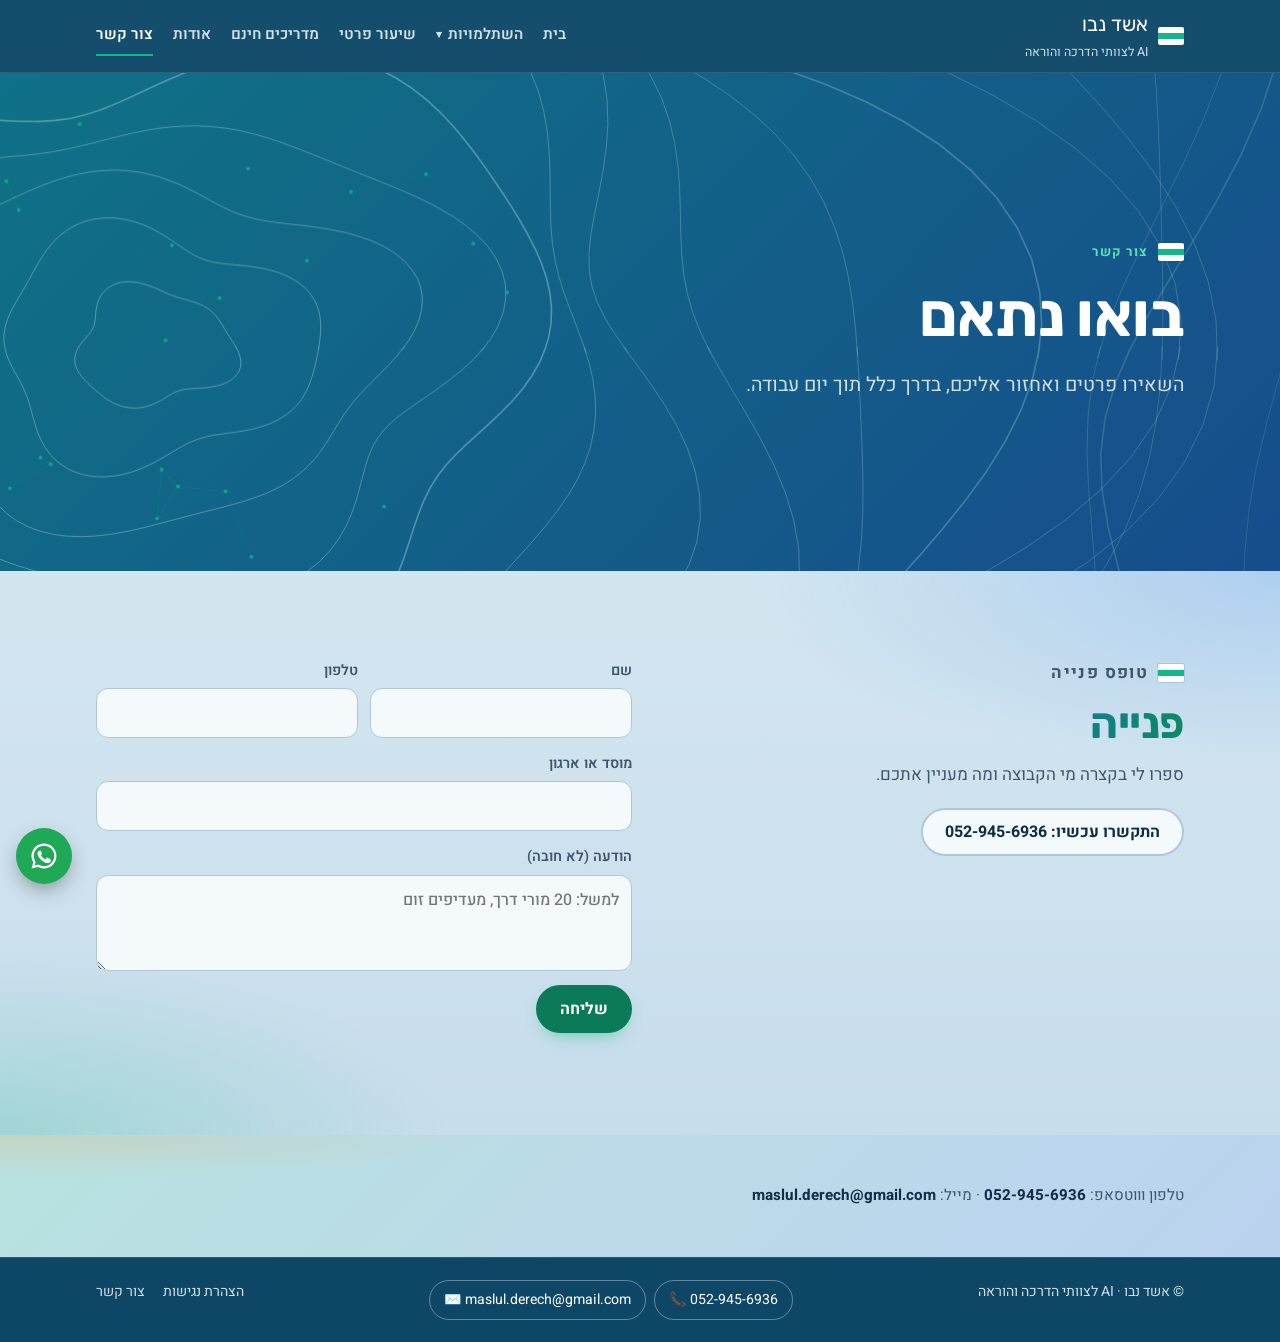
<file: contact.html>
<!doctype html>
<html lang="he" dir="rtl">
<head>
<meta charset="utf-8">
<meta name="color-scheme" content="only light">
<meta name="viewport" content="width=device-width,initial-scale=1,viewport-fit=cover">
<title>צור קשר | אשד נבו</title>
<meta name="claude:viewport-fit-sides" content="cover">
<meta name="description" content="פרטי קשר לתיאום השתלמות או קורס בינה מלאכותית.">
<meta property="og:title" content="אשד נבו | AI לצוותי הדרכה והוראה">
<meta property="og:description" content="פרטי קשר לתיאום השתלמות או קורס בינה מלאכותית.">
<meta property="og:locale" content="he_IL">
<meta property="og:type" content="website">
<meta property="og:image" content="https://nevoes.github.io/eshed-ai/og.jpg">
<meta property="og:image:width" content="1200">
<meta property="og:image:height" content="630">
<meta name="twitter:card" content="summary_large_image">
<meta name="theme-color" content="#0E4766">
<link rel="icon" href="icon.svg" type="image/svg+xml">
<link rel="icon" href="favicon-32.png" sizes="32x32" type="image/png">
<link rel="apple-touch-icon" href="apple-touch-icon.png">
<link rel="manifest" href="manifest.webmanifest">
<meta name="apple-mobile-web-app-title" content="אשד נבו AI">
<link rel="preconnect" href="https://fonts.googleapis.com">
<link rel="preconnect" href="https://fonts.gstatic.com" crossorigin>
<link rel="stylesheet" href="https://fonts.googleapis.com/css2?family=Rubik:wght@500;700&family=Heebo:wght@400;500;600;700&family=IBM+Plex+Mono:wght@500&display=swap">
<link rel="stylesheet" href="style.css?v=17">
</head>
<body>
<a class="skip-link" href="#main">דילוג לתוכן</a>
<svg width="0" height="0" style="position:absolute" aria-hidden="true"><symbol id="i-wa" viewBox="0 0 24 24"><path fill="currentColor" d="M12 2a10 10 0 0 0-8.6 15.1L2 22l5-1.3A10 10 0 1 0 12 2zm0 18.2a8.2 8.2 0 0 1-4.2-1.2l-.3-.2-3 .8.8-2.9-.2-.3A8.2 8.2 0 1 1 12 20.2zm4.5-6.1c-.2-.1-1.5-.7-1.7-.8s-.4-.1-.6.1-.7.8-.8 1-.3.2-.5.1a6.7 6.7 0 0 1-3.3-2.9c-.2-.4.2-.4.7-1.3.1-.2 0-.3 0-.4l-.8-1.8c-.2-.5-.4-.4-.6-.4h-.5a1 1 0 0 0-.7.3 3 3 0 0 0-.9 2.2 5.2 5.2 0 0 0 1.1 2.7 11.8 11.8 0 0 0 4.5 4c1.7.7 2.3.8 3.2.6a2.7 2.7 0 0 0 1.8-1.2 2.2 2.2 0 0 0 .1-1.3c0-.1-.2-.2-.5-.3z"/></symbol></svg>
<header class="top"><div class="wrap">
  <a class="brand" href="index.html"><span class="blaze" aria-hidden="true"><i></i><i></i><i></i></span><span><b>אשד נבו</b><small>AI לצוותי הדרכה והוראה</small></span></a>
  <nav class="nav" aria-label="תוכן האתר"><a href="index.html">בית</a><div class="dd"><button type="button" aria-haspopup="true" aria-expanded="false">השתלמויות<span aria-hidden="true">▾</span></button><div class="dd-panel"><a href="workshop.html">השתלמות 3 מפגשי AI</a><a href="course.html">פתרון למידה לעובדי הוראה</a><a href="tav-teken.html">השתלמות למדריכי תו תקן</a><a href="tour-guides.html">השתלמות למורי דרך</a><a href="tech-hours.html">8 שעות טכנולוגיה לקורסי מורי דרך</a></div></div><a href="private.html">שיעור פרטי</a><a href="guides.html">מדריכים חינם</a><a href="about.html">אודות</a><a href="contact.html" aria-current="page">צור קשר</a></nav>
  <details class="menu"><summary>תפריט</summary><nav class="panel" aria-label="תוכן האתר"><a href="index.html">בית</a><a href="workshop.html">השתלמות 3 מפגשי AI</a><a href="course.html">פתרון למידה לעובדי הוראה</a><a href="tav-teken.html">השתלמות למדריכי תו תקן</a><a href="tour-guides.html">השתלמות למורי דרך</a><a href="tech-hours.html">8 שעות טכנולוגיה לקורסי מורי דרך</a><a href="private.html">שיעור פרטי</a><a href="guides.html">מדריכים חינם</a><a href="about.html">אודות</a><a href="contact.html" aria-current="page">צור קשר</a></nav></details>
</div></header>
<main id="main" tabindex="-1">
<section class="band"><canvas class="map" aria-hidden="true"></canvas><div class="wrap">
  <p class="eyebrow"><span class="blaze" aria-hidden="true"><i></i><i></i><i></i></span>צור קשר</p>
  <h1>בואו נתאם</h1>
  <p class="lead">השאירו פרטים ואחזור אליכם, בדרך כלל תוך יום עבודה.</p>
  
</div></section>
<section id="form"><div class="wrap split">
  <div class="sec-head" style="margin:0"><p class="eyebrow"><span class="blaze" aria-hidden="true"><i></i><i></i><i></i></span>טופס פנייה</p><h2>פנייה</h2><p>ספרו לי בקצרה מי הקבוצה ומה מעניין אתכם.</p>
  <div class="actions" style="margin-top:6px"><a class="btn btn-line" href="tel:+972529456936">התקשרו עכשיו: 052-945-6936</a></div></div>
  <form class="lead-form" data-topic="צור קשר" novalidate>
    <div class="row2">
      <div class="field"><label for="k-name">שם</label><input id="k-name" name="name" autocomplete="name" required></div>
      <div class="field"><label for="k-phone">טלפון</label><input id="k-phone" name="phone" type="tel" autocomplete="tel" inputmode="tel" required></div>
    </div>
    <div class="field"><label for="k-org">מוסד או ארגון</label><input id="k-org" name="org" autocomplete="organization"></div>
    <div class="field"><label for="k-msg">הודעה (לא חובה)</label><textarea id="k-msg" name="msg" placeholder="למשל: 20 מורי דרך, מעדיפים זום"></textarea></div>
    <button class="btn btn-blaze" type="submit">שליחה</button>
    <p class="form-msg" aria-live="polite"></p>
    <a class="btn btn-wa send-link" href="#" target="_blank" rel="noopener" hidden><svg><use href="#i-wa"/></svg>שליחה בווטסאפ</a>
  </form>
</div></section>
<section class="alt" style="padding-block:clamp(32px,5vw,48px)"><div class="wrap"><p class="contact-alt">טלפון וווטסאפ: <span>052-945-6936</span> · מייל: <span>maslul.derech@gmail.com</span></p></div></section>
</main>
<footer class="site"><div class="wrap"><span>© אשד נבו · AI לצוותי הדרכה והוראה</span><span class="foot-contact"><a class="foot-btn" href="tel:+972529456936" aria-label="התקשרו: 052-945-6936">📞 052-945-6936</a><a class="foot-btn" href="mailto:maslul.derech@gmail.com" aria-label="שליחת מייל">✉️ maslul.derech@gmail.com</a></span><nav aria-label="קישורים נוספים"><a href="accessibility.html">הצהרת נגישות</a><a href="contact.html">צור קשר</a></nav></div></footer>
<a class="wa-float" href="https://wa.me/972529456936?text=%D7%94%D7%99%D7%99%20%D7%90%D7%A9%D7%93%2C%20%D7%90%D7%A9%D7%9E%D7%97%20%D7%9C%D7%A9%D7%9E%D7%95%D7%A2%20%D7%A2%D7%9C%20%D7%94%D7%94%D7%A9%D7%AA%D7%9C%D7%9E%D7%95%D7%99%D7%95%D7%AA" target="_blank" rel="noopener" aria-label="שליחת הודעה בווטסאפ"><svg><use href="#i-wa"/></svg></a>
<script src="site.js?v=4"></script>
<script data-goatcounter="https://maslul-ai.goatcounter.com/count" async src="https://gc.zgo.at/count.js"></script>
</body>
</html>
</file>
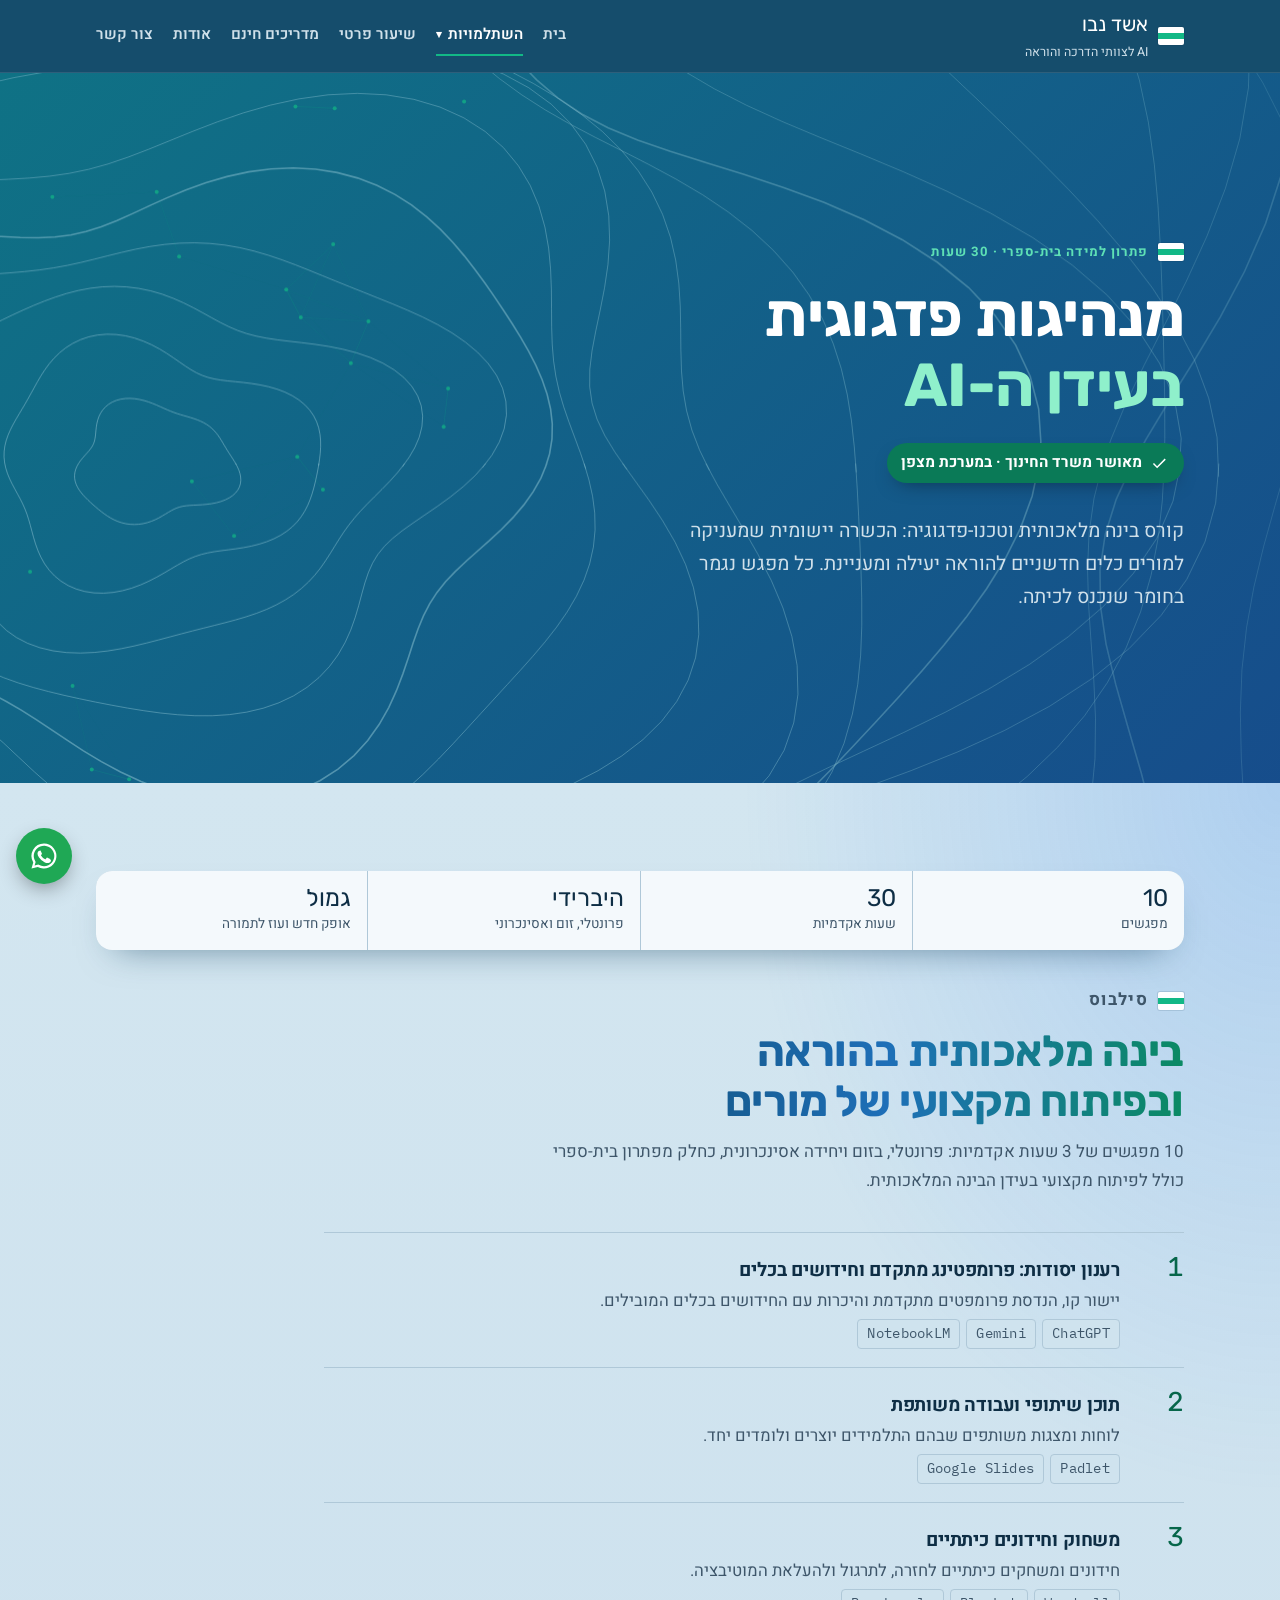
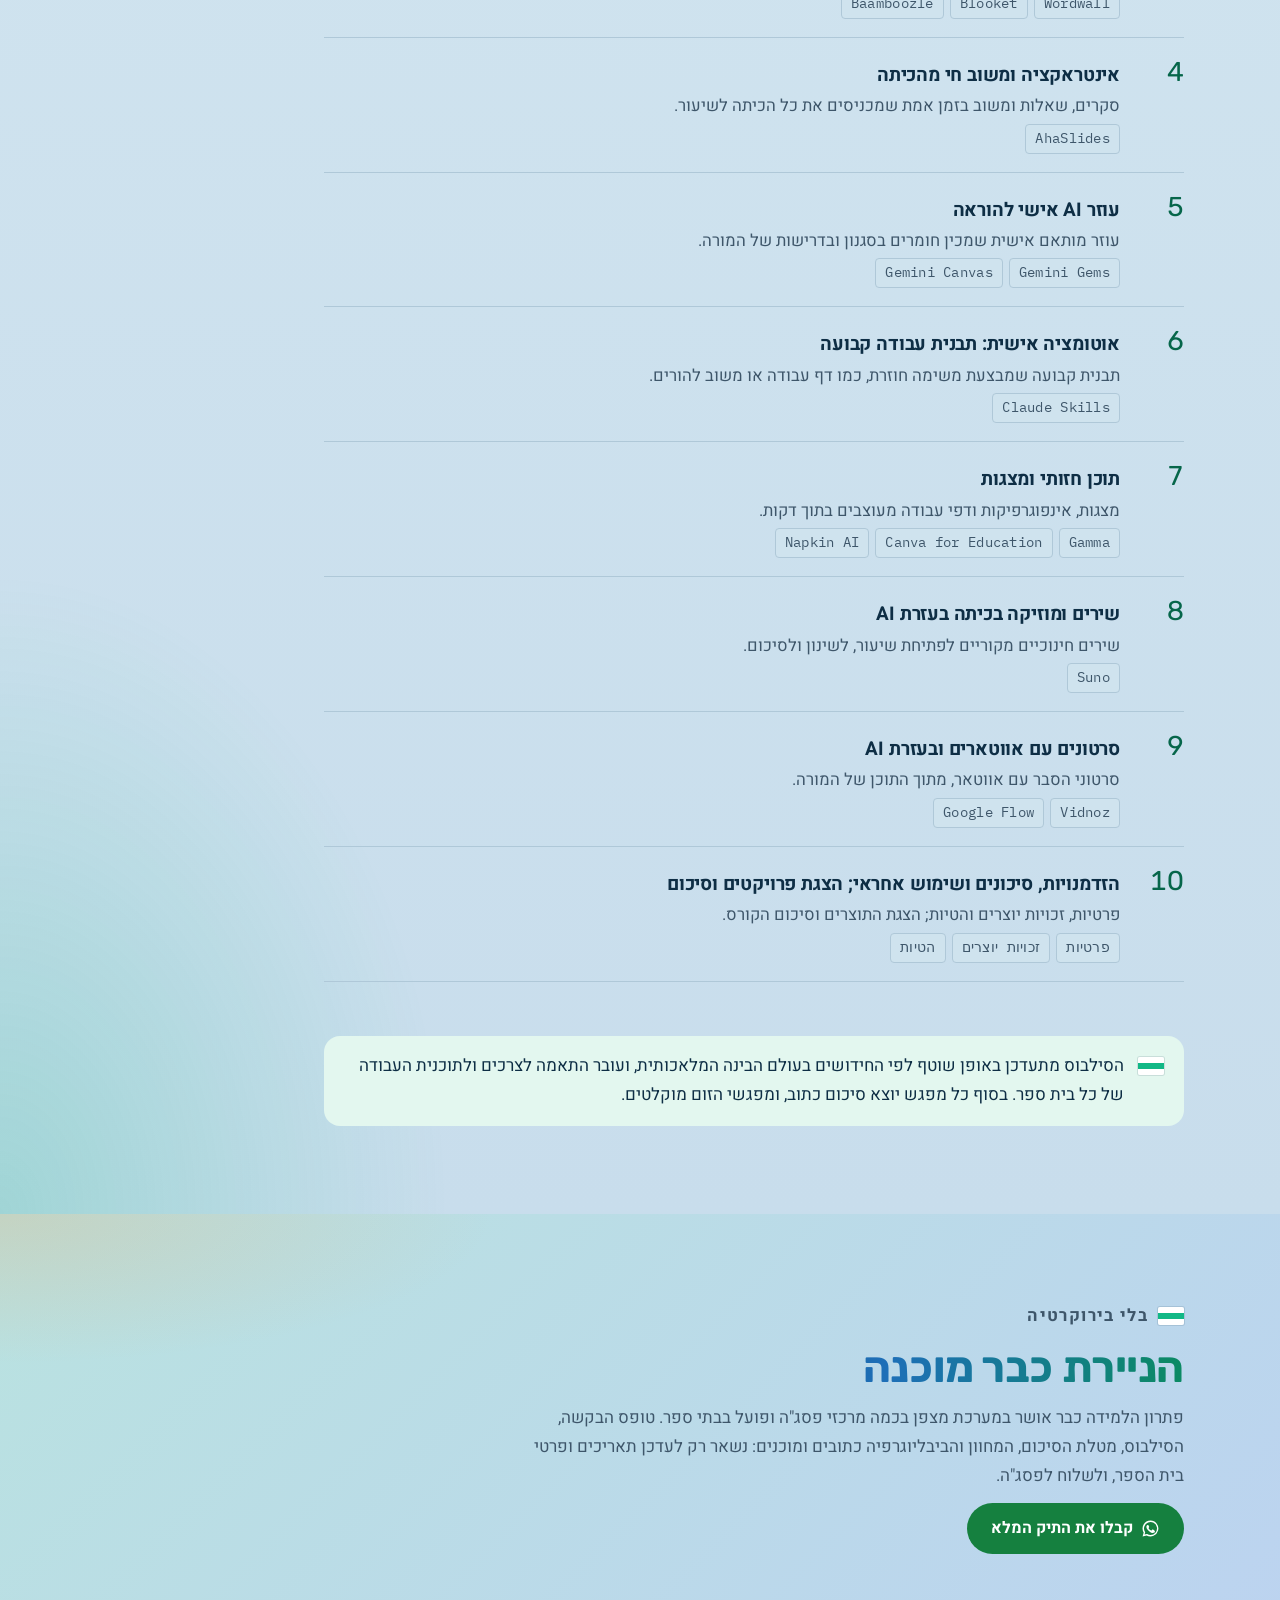
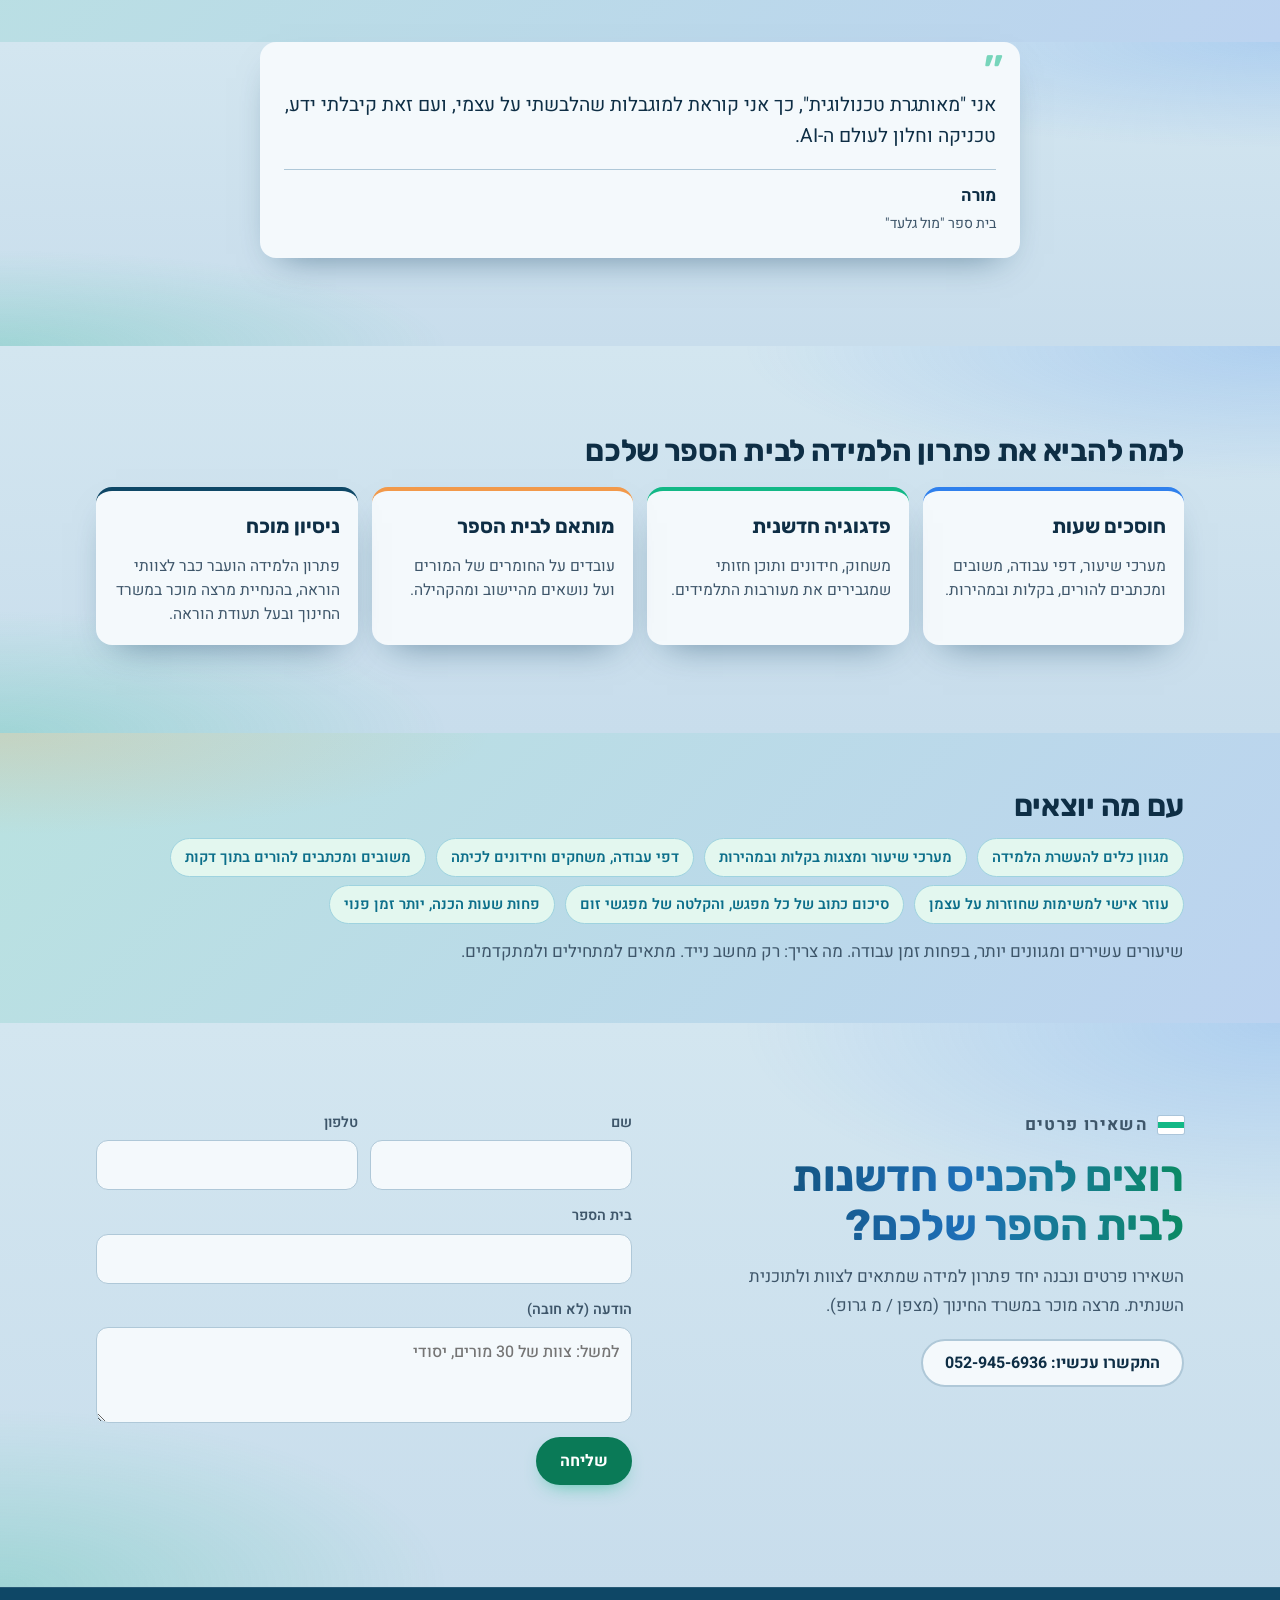
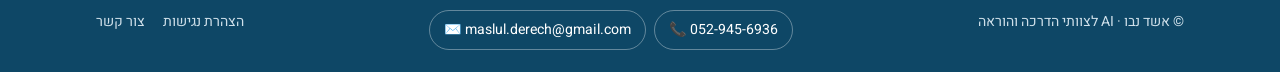
<file: course.html>
<!doctype html>
<html lang="he" dir="rtl">
<head>
<meta charset="utf-8">
<meta name="color-scheme" content="only light">
<meta name="viewport" content="width=device-width,initial-scale=1,viewport-fit=cover">
<title>פתרון למידה | אשד נבו</title>
<meta name="claude:viewport-fit-sides" content="cover">
<meta name="description" content="פתרון למידה בית-ספרי: מנהיגות פדגוגית בעידן ה-AI, קורס של 30 שעות לצוות ההוראה.">
<meta property="og:title" content="אשד נבו | AI לצוותי הדרכה והוראה">
<meta property="og:description" content="פתרון למידה בית-ספרי: מנהיגות פדגוגית בעידן ה-AI, קורס של 30 שעות לצוות ההוראה.">
<meta property="og:locale" content="he_IL">
<meta property="og:type" content="website">
<meta property="og:image" content="https://nevoes.github.io/eshed-ai/og.jpg">
<meta property="og:image:width" content="1200">
<meta property="og:image:height" content="630">
<meta name="twitter:card" content="summary_large_image">
<meta name="theme-color" content="#0E4766">
<link rel="icon" href="icon.svg" type="image/svg+xml">
<link rel="icon" href="favicon-32.png" sizes="32x32" type="image/png">
<link rel="apple-touch-icon" href="apple-touch-icon.png">
<link rel="manifest" href="manifest.webmanifest">
<meta name="apple-mobile-web-app-title" content="אשד נבו AI">
<link rel="preconnect" href="https://fonts.googleapis.com">
<link rel="preconnect" href="https://fonts.gstatic.com" crossorigin>
<link rel="stylesheet" href="https://fonts.googleapis.com/css2?family=Rubik:wght@500;700&family=Heebo:wght@400;500;600;700&family=IBM+Plex+Mono:wght@500&display=swap">
<link rel="stylesheet" href="style.css?v=17">
</head>
<body>
<a class="skip-link" href="#main">דילוג לתוכן</a>
<svg width="0" height="0" style="position:absolute" aria-hidden="true"><symbol id="i-wa" viewBox="0 0 24 24"><path fill="currentColor" d="M12 2a10 10 0 0 0-8.6 15.1L2 22l5-1.3A10 10 0 1 0 12 2zm0 18.2a8.2 8.2 0 0 1-4.2-1.2l-.3-.2-3 .8.8-2.9-.2-.3A8.2 8.2 0 1 1 12 20.2zm4.5-6.1c-.2-.1-1.5-.7-1.7-.8s-.4-.1-.6.1-.7.8-.8 1-.3.2-.5.1a6.7 6.7 0 0 1-3.3-2.9c-.2-.4.2-.4.7-1.3.1-.2 0-.3 0-.4l-.8-1.8c-.2-.5-.4-.4-.6-.4h-.5a1 1 0 0 0-.7.3 3 3 0 0 0-.9 2.2 5.2 5.2 0 0 0 1.1 2.7 11.8 11.8 0 0 0 4.5 4c1.7.7 2.3.8 3.2.6a2.7 2.7 0 0 0 1.8-1.2 2.2 2.2 0 0 0 .1-1.3c0-.1-.2-.2-.5-.3z"/></symbol></svg>
<header class="top"><div class="wrap">
  <a class="brand" href="index.html"><span class="blaze" aria-hidden="true"><i></i><i></i><i></i></span><span><b>אשד נבו</b><small>AI לצוותי הדרכה והוראה</small></span></a>
  <nav class="nav" aria-label="תוכן האתר"><a href="index.html">בית</a><div class="dd is-active"><button type="button" aria-haspopup="true" aria-expanded="false">השתלמויות<span aria-hidden="true">▾</span></button><div class="dd-panel"><a href="workshop.html">השתלמות 3 מפגשי AI</a><a href="course.html" aria-current="page">פתרון למידה לעובדי הוראה</a><a href="tav-teken.html">השתלמות למדריכי תו תקן</a><a href="tour-guides.html">השתלמות למורי דרך</a><a href="tech-hours.html">8 שעות טכנולוגיה לקורסי מורי דרך</a></div></div><a href="private.html">שיעור פרטי</a><a href="guides.html">מדריכים חינם</a><a href="about.html">אודות</a><a href="contact.html">צור קשר</a></nav>
  <details class="menu"><summary>תפריט</summary><nav class="panel" aria-label="תוכן האתר"><a href="index.html">בית</a><a href="workshop.html">השתלמות 3 מפגשי AI</a><a href="course.html" aria-current="page">פתרון למידה לעובדי הוראה</a><a href="tav-teken.html">השתלמות למדריכי תו תקן</a><a href="tour-guides.html">השתלמות למורי דרך</a><a href="tech-hours.html">8 שעות טכנולוגיה לקורסי מורי דרך</a><a href="private.html">שיעור פרטי</a><a href="guides.html">מדריכים חינם</a><a href="about.html">אודות</a><a href="contact.html">צור קשר</a></nav></details>
</div></header>
<main id="main" tabindex="-1">
<section class="band"><canvas class="map" aria-hidden="true"></canvas><div class="wrap">
  <p class="eyebrow"><span class="blaze" aria-hidden="true"><i></i><i></i><i></i></span>פתרון למידה בית-ספרי · 30 שעות</p>
  <h1>מנהיגות פדגוגית <em>בעידן ה-AI</em></h1>
  <p class="approved"><svg viewBox="0 0 24 24" aria-hidden="true"><path fill="currentColor" d="M9.5 16.2 5.3 12l-1.4 1.4 5.6 5.6L21 7.5l-1.4-1.4z"/></svg>מאושר משרד החינוך · במערכת מצפן</p>
  <p class="lead">קורס בינה מלאכותית וטכנו-פדגוגיה: הכשרה יישומית שמעניקה למורים כלים חדשניים להוראה יעילה ומעניינת. כל מפגש נגמר בחומר שנכנס לכיתה.</p>
</div></section>

<section><div class="wrap" style="display:grid;gap:clamp(24px,4vw,36px)">
  <div class="specs"><div><b>10</b><small>מפגשים</small></div><div><b>30</b><small>שעות אקדמיות</small></div><div><b>היברידי</b><small>פרונטלי, זום ואסינכרוני</small></div><div><b>גמול</b><small>אופק חדש ועוז לתמורה</small></div></div>
  <div class="sec-head" style="margin:0"><p class="eyebrow"><span class="blaze" aria-hidden="true"><i></i><i></i><i></i></span>סילבוס</p><h2>בינה מלאכותית בהוראה ובפיתוח מקצועי של מורים</h2><p>10 מפגשים של 3 שעות אקדמיות: פרונטלי, בזום ויחידה אסינכרונית, כחלק מפתרון בית-ספרי כולל לפיתוח מקצועי בעידן הבינה המלאכותית.</p></div>
  <ol class="syll"><li><span class="n">1</span><h3>רענון יסודות: פרומפטינג מתקדם וחידושים בכלים</h3><p class="desc">יישור קו, הנדסת פרומפטים מתקדמת והיכרות עם החידושים בכלים המובילים.</p><div class="tools mono"><span>ChatGPT</span><span>Gemini</span><span>NotebookLM</span></div></li><li><span class="n">2</span><h3>תוכן שיתופי ועבודה משותפת</h3><p class="desc">לוחות ומצגות משותפים שבהם התלמידים יוצרים ולומדים יחד.</p><div class="tools mono"><span>Padlet</span><span>Google Slides</span></div></li><li><span class="n">3</span><h3>משחוק וחידונים כיתתיים</h3><p class="desc">חידונים ומשחקים כיתתיים לחזרה, לתרגול ולהעלאת המוטיבציה.</p><div class="tools mono"><span>Wordwall</span><span>Blooket</span><span>Baamboozle</span></div></li><li><span class="n">4</span><h3>אינטראקציה ומשוב חי מהכיתה</h3><p class="desc">סקרים, שאלות ומשוב בזמן אמת שמכניסים את כל הכיתה לשיעור.</p><div class="tools mono"><span>AhaSlides</span></div></li><li><span class="n">5</span><h3>עוזר AI אישי להוראה</h3><p class="desc">עוזר מותאם אישית שמכין חומרים בסגנון ובדרישות של המורה.</p><div class="tools mono"><span>Gemini Gems</span><span>Gemini Canvas</span></div></li><li><span class="n">6</span><h3>אוטומציה אישית: תבנית עבודה קבועה</h3><p class="desc">תבנית קבועה שמבצעת משימה חוזרת, כמו דף עבודה או משוב להורים.</p><div class="tools mono"><span>Claude Skills</span></div></li><li><span class="n">7</span><h3>תוכן חזותי ומצגות</h3><p class="desc">מצגות, אינפוגרפיקות ודפי עבודה מעוצבים בתוך דקות.</p><div class="tools mono"><span>Gamma</span><span>Canva for Education</span><span>Napkin AI</span></div></li><li><span class="n">8</span><h3>שירים ומוזיקה בכיתה בעזרת AI</h3><p class="desc">שירים חינוכיים מקוריים לפתיחת שיעור, לשינון ולסיכום.</p><div class="tools mono"><span>Suno</span></div></li><li><span class="n">9</span><h3>סרטונים עם אווטארים ובעזרת AI</h3><p class="desc">סרטוני הסבר עם אווטאר, מתוך התוכן של המורה.</p><div class="tools mono"><span>Vidnoz</span><span>Google Flow</span></div></li><li><span class="n">10</span><h3>הזדמנויות, סיכונים ושימוש אחראי; הצגת פרויקטים וסיכום</h3><p class="desc">פרטיות, זכויות יוצרים והטיות; הצגת התוצרים וסיכום הקורס.</p><div class="tools mono"><span>פרטיות</span><span>זכויות יוצרים</span><span>הטיות</span></div></li></ol>
  <p class="note" style="max-width:860px"><span class="blaze" aria-hidden="true"><i></i><i></i><i></i></span><span>הסילבוס מתעדכן באופן שוטף לפי החידושים בעולם הבינה המלאכותית, ועובר התאמה לצרכים ולתוכנית העבודה של כל בית ספר. בסוף כל מפגש יוצא סיכום כתוב, ומפגשי הזום מוקלטים.</span></p>
</div></section>
<section class="alt approved-in"><div class="wrap" style="display:grid;gap:18px">
  <div class="sec-head" style="margin:0"><p class="eyebrow"><span class="blaze" aria-hidden="true"><i></i><i></i><i></i></span>בלי בירוקרטיה</p><h2>הניירת כבר מוכנה</h2>
  <p>פתרון הלמידה כבר אושר במערכת מצפן בכמה מרכזי פסג"ה ופועל בבתי ספר. טופס הבקשה, הסילבוס, מטלת הסיכום, המחוון והביבליוגרפיה כתובים ומוכנים: נשאר רק לעדכן תאריכים ופרטי בית הספר, ולשלוח לפסג"ה.</p>
  <div class="actions"><a class="btn btn-wa" href="https://wa.me/972529456936?text=%D7%94%D7%99%D7%99%20%D7%90%D7%A9%D7%93%2C%20%D7%90%D7%A9%D7%9E%D7%97%20%D7%9C%D7%A7%D7%91%D7%9C%20%D7%90%D7%AA%20%D7%AA%D7%99%D7%A7%20%D7%A4%D7%AA%D7%A8%D7%95%D7%9F%20%D7%94%D7%9C%D7%9E%D7%99%D7%93%D7%94%20%D7%94%D7%9E%D7%9C%D7%90" target="_blank" rel="noopener"><svg><use href="#i-wa"/></svg>קבלו את התיק המלא</a></div></div>
</div></section>
<section style="padding-top:0"><div class="wrap"><div class="single"><figure class="quote"><blockquote>אני "מאותגרת טכנולוגית", כך אני קוראת למוגבלות שהלבשתי על עצמי, ועם זאת קיבלתי ידע, טכניקה וחלון לעולם ה-AI.</blockquote><figcaption><b>מורה</b><span>בית ספר "מול גלעד"</span></figcaption></figure></div></div></section>
<section><div class="wrap" style="display:grid;gap:18px"><h2 style="font-size:clamp(1.4rem,2.8vw,1.9rem)">למה להביא את פתרון הלמידה לבית הספר שלכם</h2><div class="why"><div><b>חוסכים שעות</b><p>מערכי שיעור, דפי עבודה, משובים ומכתבים להורים, בקלות ובמהירות.</p></div><div><b>פדגוגיה חדשנית</b><p>משחוק, חידונים ותוכן חזותי שמגבירים את מעורבות התלמידים.</p></div><div><b>מותאם לבית הספר</b><p>עובדים על החומרים של המורים ועל נושאים מהיישוב ומהקהילה.</p></div><div><b>ניסיון מוכח</b><p>פתרון הלמידה הועבר כבר לצוותי הוראה, בהנחיית מרצה מוכר במשרד החינוך ובעל תעודת הוראה.</p></div></div></div></section>
<section class="alt" style="padding-block:clamp(36px,5vw,56px)"><div class="wrap" style="display:grid;gap:14px">
  <h2 style="font-size:clamp(1.4rem,2.8vw,1.9rem)">עם מה יוצאים</h2>
  <div class="aud"><span>מגוון כלים להעשרת הלמידה</span><span>מערכי שיעור ומצגות בקלות ובמהירות</span><span>דפי עבודה, משחקים וחידונים לכיתה</span><span>משובים ומכתבים להורים בתוך דקות</span><span>עוזר אישי למשימות שחוזרות על עצמן</span><span>סיכום כתוב של כל מפגש, והקלטה של מפגשי זום</span><span>פחות שעות הכנה, יותר זמן פנוי</span></div>
  <p style="color:var(--muted)">שיעורים עשירים ומגוונים יותר, בפחות זמן עבודה. מה צריך: רק מחשב נייד. מתאים למתחילים ולמתקדמים.</p>
</div></section>

<section id="form"><div class="wrap split">
  <div class="sec-head" style="margin:0"><p class="eyebrow"><span class="blaze" aria-hidden="true"><i></i><i></i><i></i></span>השאירו פרטים</p><h2>רוצים להכניס חדשנות לבית הספר שלכם?</h2><p>השאירו פרטים ונבנה יחד פתרון למידה שמתאים לצוות ולתוכנית השנתית. מרצה מוכר במשרד החינוך (מצפן / מ גרופ).</p>
  <div class="actions" style="margin-top:6px"><a class="btn btn-line" href="tel:+972529456936">התקשרו עכשיו: 052-945-6936</a></div></div>
  <form class="lead-form" data-topic="פתרון למידה בית-ספרי" novalidate>
    <div class="row2">
      <div class="field"><label for="c-name">שם</label><input id="c-name" name="name" autocomplete="name" required></div>
      <div class="field"><label for="c-phone">טלפון</label><input id="c-phone" name="phone" type="tel" autocomplete="tel" inputmode="tel" required></div>
    </div>
    <div class="field"><label for="c-org">בית הספר</label><input id="c-org" name="org" autocomplete="organization"></div>
    <div class="field"><label for="c-msg">הודעה (לא חובה)</label><textarea id="c-msg" name="msg" placeholder="למשל: צוות של 30 מורים, יסודי"></textarea></div>
    <button class="btn btn-blaze" type="submit">שליחה</button>
    <p class="form-msg" aria-live="polite"></p>
    <a class="btn btn-wa send-link" href="#" target="_blank" rel="noopener" hidden><svg><use href="#i-wa"/></svg>שליחה בווטסאפ</a>
  </form>
</div></section>
</main>
<footer class="site"><div class="wrap"><span>© אשד נבו · AI לצוותי הדרכה והוראה</span><span class="foot-contact"><a class="foot-btn" href="tel:+972529456936" aria-label="התקשרו: 052-945-6936">📞 052-945-6936</a><a class="foot-btn" href="mailto:maslul.derech@gmail.com" aria-label="שליחת מייל">✉️ maslul.derech@gmail.com</a></span><nav aria-label="קישורים נוספים"><a href="accessibility.html">הצהרת נגישות</a><a href="contact.html">צור קשר</a></nav></div></footer>
<a class="wa-float" href="https://wa.me/972529456936?text=%D7%94%D7%99%D7%99%20%D7%90%D7%A9%D7%93%2C%20%D7%90%D7%A9%D7%9E%D7%97%20%D7%9C%D7%A9%D7%9E%D7%95%D7%A2%20%D7%A2%D7%9C%20%D7%94%D7%94%D7%A9%D7%AA%D7%9C%D7%9E%D7%95%D7%99%D7%95%D7%AA" target="_blank" rel="noopener" aria-label="שליחת הודעה בווטסאפ"><svg><use href="#i-wa"/></svg></a>
<script src="site.js?v=4"></script>
<script data-goatcounter="https://maslul-ai.goatcounter.com/count" async src="https://gc.zgo.at/count.js"></script>
</body>
</html>
</file>
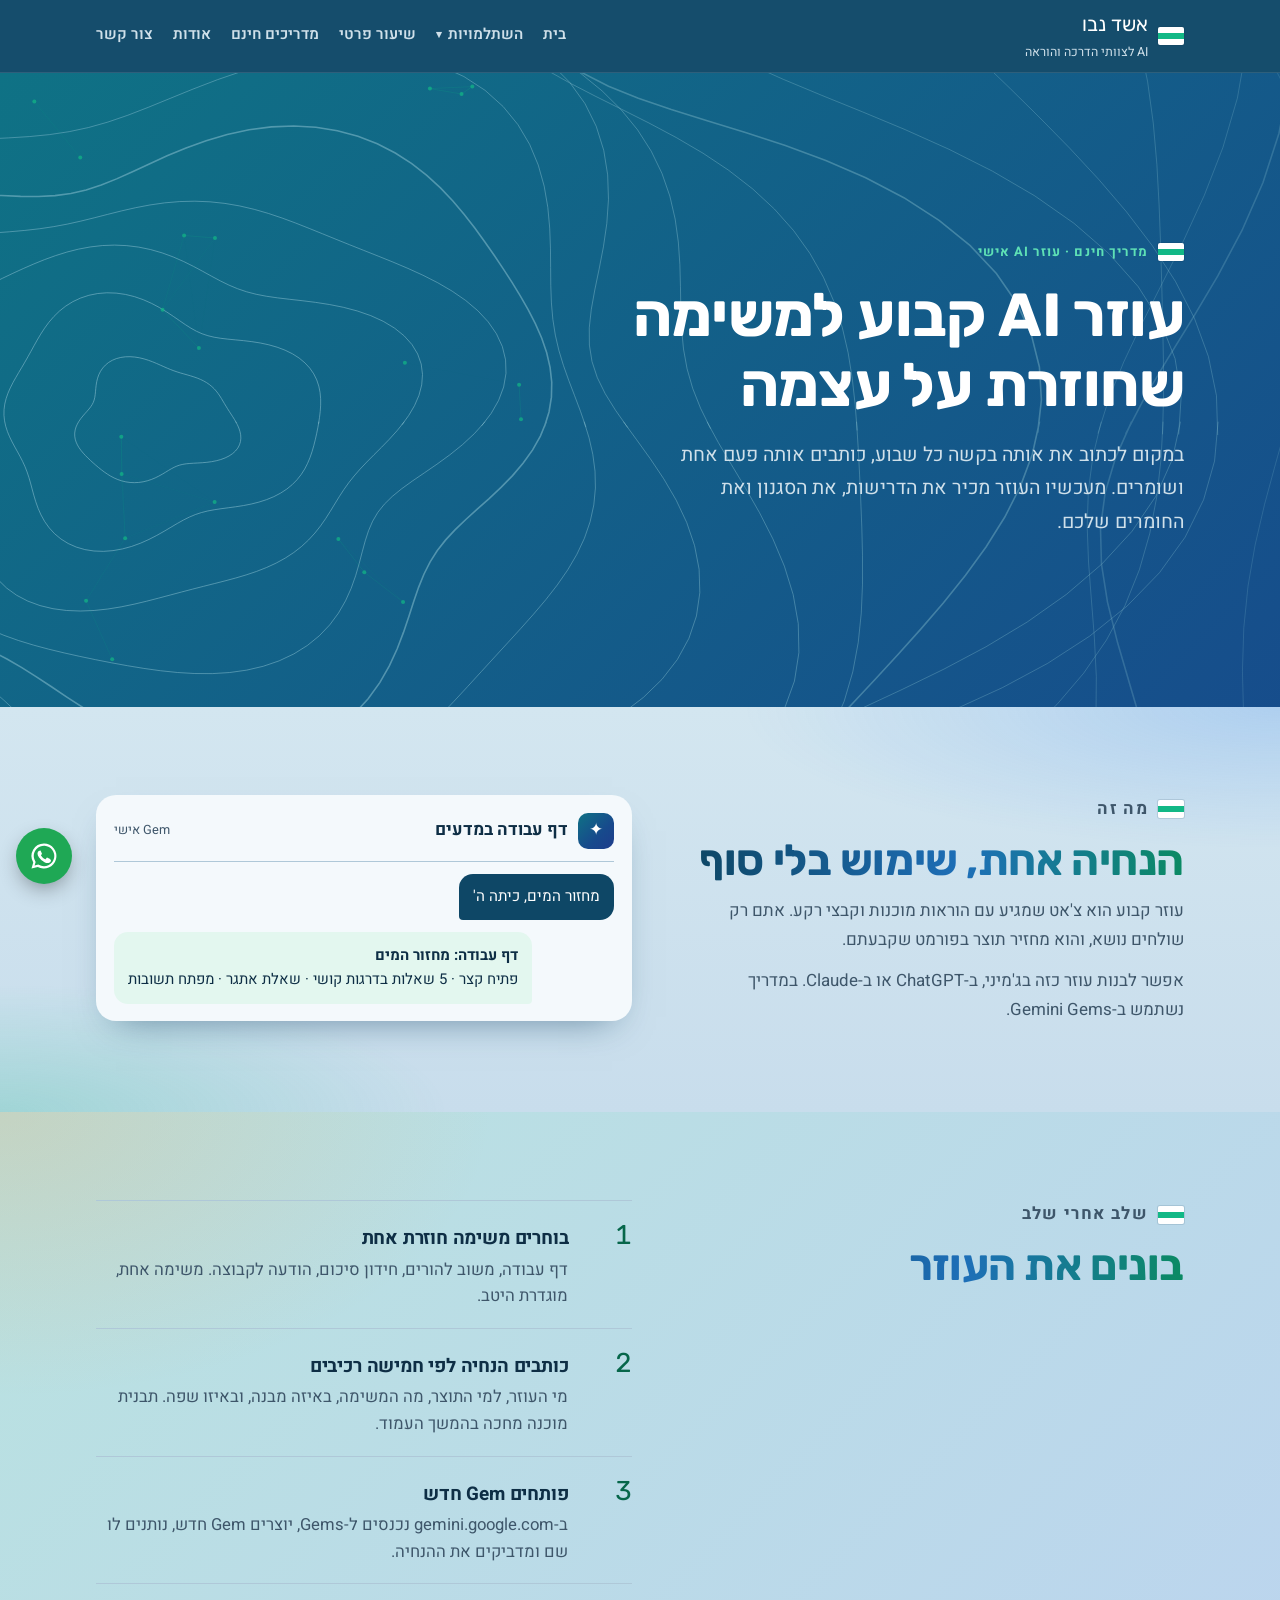
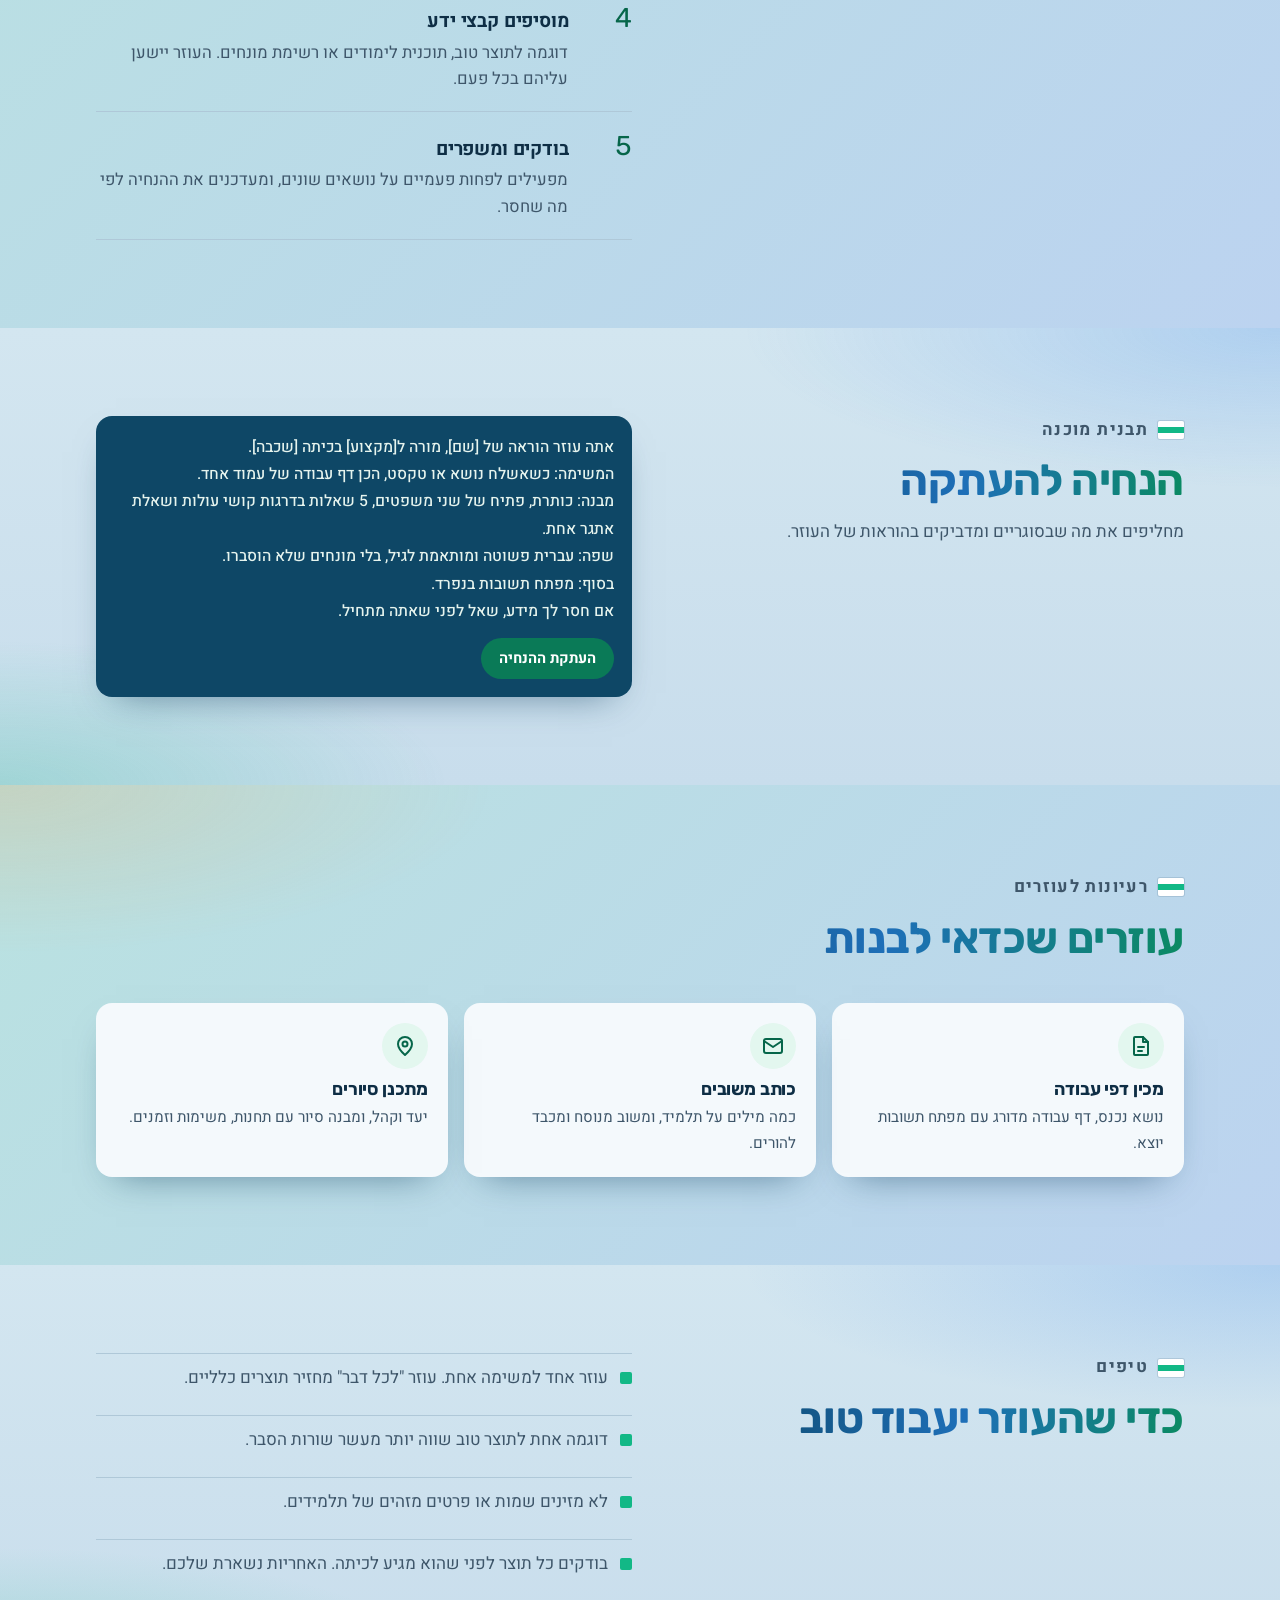
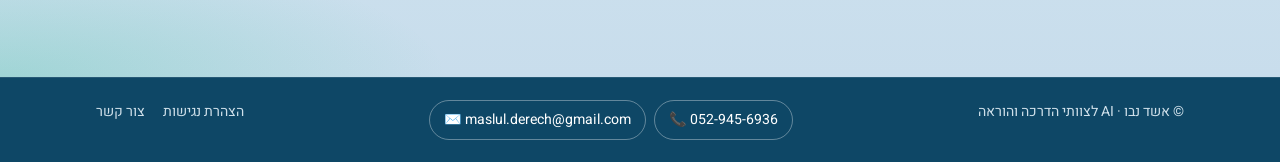
<file: gems.html>
<!doctype html>
<html lang="he" dir="rtl">
<head>
<meta charset="utf-8">
<meta name="color-scheme" content="only light">
<meta name="viewport" content="width=device-width,initial-scale=1,viewport-fit=cover">
<title>עוזר AI אישי | אשד נבו</title>
<meta name="claude:viewport-fit-sides" content="cover">
<meta name="description" content="מדריך חינם: איך בונים עוזר AI קבוע למשימה חוזרת, כולל תבנית הנחיה להעתקה.">
<meta property="og:title" content="אשד נבו | AI לצוותי הדרכה והוראה">
<meta property="og:description" content="מדריך חינם: איך בונים עוזר AI קבוע למשימה חוזרת, כולל תבנית הנחיה להעתקה.">
<meta property="og:locale" content="he_IL">
<meta property="og:type" content="website">
<meta property="og:image" content="https://nevoes.github.io/eshed-ai/og.jpg">
<meta property="og:image:width" content="1200">
<meta property="og:image:height" content="630">
<meta name="twitter:card" content="summary_large_image">
<meta name="theme-color" content="#0E4766">
<link rel="icon" href="icon.svg" type="image/svg+xml">
<link rel="icon" href="favicon-32.png" sizes="32x32" type="image/png">
<link rel="apple-touch-icon" href="apple-touch-icon.png">
<link rel="manifest" href="manifest.webmanifest">
<meta name="apple-mobile-web-app-title" content="אשד נבו AI">
<link rel="preconnect" href="https://fonts.googleapis.com">
<link rel="preconnect" href="https://fonts.gstatic.com" crossorigin>
<link rel="stylesheet" href="https://fonts.googleapis.com/css2?family=Rubik:wght@500;700&family=Heebo:wght@400;500;600;700&family=IBM+Plex+Mono:wght@500&display=swap">
<link rel="stylesheet" href="style.css?v=17">
</head>
<body>
<a class="skip-link" href="#main">דילוג לתוכן</a>
<svg width="0" height="0" style="position:absolute" aria-hidden="true"><symbol id="i-wa" viewBox="0 0 24 24"><path fill="currentColor" d="M12 2a10 10 0 0 0-8.6 15.1L2 22l5-1.3A10 10 0 1 0 12 2zm0 18.2a8.2 8.2 0 0 1-4.2-1.2l-.3-.2-3 .8.8-2.9-.2-.3A8.2 8.2 0 1 1 12 20.2zm4.5-6.1c-.2-.1-1.5-.7-1.7-.8s-.4-.1-.6.1-.7.8-.8 1-.3.2-.5.1a6.7 6.7 0 0 1-3.3-2.9c-.2-.4.2-.4.7-1.3.1-.2 0-.3 0-.4l-.8-1.8c-.2-.5-.4-.4-.6-.4h-.5a1 1 0 0 0-.7.3 3 3 0 0 0-.9 2.2 5.2 5.2 0 0 0 1.1 2.7 11.8 11.8 0 0 0 4.5 4c1.7.7 2.3.8 3.2.6a2.7 2.7 0 0 0 1.8-1.2 2.2 2.2 0 0 0 .1-1.3c0-.1-.2-.2-.5-.3z"/></symbol></svg>
<header class="top"><div class="wrap">
  <a class="brand" href="index.html"><span class="blaze" aria-hidden="true"><i></i><i></i><i></i></span><span><b>אשד נבו</b><small>AI לצוותי הדרכה והוראה</small></span></a>
  <nav class="nav" aria-label="תוכן האתר"><a href="index.html">בית</a><div class="dd"><button type="button" aria-haspopup="true" aria-expanded="false">השתלמויות<span aria-hidden="true">▾</span></button><div class="dd-panel"><a href="workshop.html">השתלמות 3 מפגשי AI</a><a href="course.html">פתרון למידה לעובדי הוראה</a><a href="tav-teken.html">השתלמות למדריכי תו תקן</a><a href="tour-guides.html">השתלמות למורי דרך</a><a href="tech-hours.html">8 שעות טכנולוגיה לקורסי מורי דרך</a></div></div><a href="private.html">שיעור פרטי</a><a href="guides.html">מדריכים חינם</a><a href="about.html">אודות</a><a href="contact.html">צור קשר</a></nav>
  <details class="menu"><summary>תפריט</summary><nav class="panel" aria-label="תוכן האתר"><a href="index.html">בית</a><a href="workshop.html">השתלמות 3 מפגשי AI</a><a href="course.html">פתרון למידה לעובדי הוראה</a><a href="tav-teken.html">השתלמות למדריכי תו תקן</a><a href="tour-guides.html">השתלמות למורי דרך</a><a href="tech-hours.html">8 שעות טכנולוגיה לקורסי מורי דרך</a><a href="private.html">שיעור פרטי</a><a href="guides.html" aria-current="page">מדריכים חינם</a><a href="about.html">אודות</a><a href="contact.html">צור קשר</a></nav></details>
</div></header>
<main id="main" tabindex="-1">
<section class="band"><canvas class="map" aria-hidden="true"></canvas><div class="wrap">
  <p class="eyebrow"><span class="blaze" aria-hidden="true"><i></i><i></i><i></i></span>מדריך חינם · עוזר AI אישי</p>
  <h1>עוזר AI קבוע למשימה שחוזרת על עצמה</h1>
  <p class="lead">במקום לכתוב את אותה בקשה כל שבוע, כותבים אותה פעם אחת ושומרים. מעכשיו העוזר מכיר את הדרישות, את הסגנון ואת החומרים שלכם.</p>
  
</div></section>

<section><div class="wrap split">
  <div class="sec-head" style="margin:0"><p class="eyebrow"><span class="blaze" aria-hidden="true"><i></i><i></i><i></i></span>מה זה</p><h2>הנחיה אחת, שימוש בלי סוף</h2><p>עוזר קבוע הוא צ'אט שמגיע עם הוראות מוכנות וקבצי רקע. אתם רק שולחים נושא, והוא מחזיר תוצר בפורמט שקבעתם.</p>
  <p class="contact-alt">אפשר לבנות עוזר כזה בג'מיני, ב-ChatGPT או ב-Claude. במדריך נשתמש ב-Gemini Gems.</p></div>
  <div class="mock-gem" aria-hidden="true">
    <div class="mg-head"><span class="mg-ico">✦</span><b>דף עבודה במדעים</b><small>Gem אישי</small></div>
    <p class="mg-user">מחזור המים, כיתה ה'</p>
    <p class="mg-bot"><b>דף עבודה: מחזור המים</b><br>פתיח קצר · 5 שאלות בדרגות קושי · שאלת אתגר · מפתח תשובות</p>
  </div>
</div></section>
<section class="alt"><div class="wrap split">
  <div class="sec-head" style="margin:0"><p class="eyebrow"><span class="blaze" aria-hidden="true"><i></i><i></i><i></i></span>שלב אחרי שלב</p><h2>בונים את העוזר</h2></div>
  <ol class="syll steps2">
    <li><span class="n">1</span><h3>בוחרים משימה חוזרת אחת</h3><p class="desc">דף עבודה, משוב להורים, חידון סיכום, הודעה לקבוצה. משימה אחת, מוגדרת היטב.</p></li>
    <li><span class="n">2</span><h3>כותבים הנחיה לפי חמישה רכיבים</h3><p class="desc">מי העוזר, למי התוצר, מה המשימה, באיזה מבנה, ובאיזו שפה. תבנית מוכנה מחכה בהמשך העמוד.</p></li>
    <li><span class="n">3</span><h3>פותחים Gem חדש</h3><p class="desc">ב-gemini.google.com נכנסים ל-Gems, יוצרים Gem חדש, נותנים לו שם ומדביקים את ההנחיה.</p></li>
    <li><span class="n">4</span><h3>מוסיפים קבצי ידע</h3><p class="desc">דוגמה לתוצר טוב, תוכנית לימודים או רשימת מונחים. העוזר יישען עליהם בכל פעם.</p></li>
    <li><span class="n">5</span><h3>בודקים ומשפרים</h3><p class="desc">מפעילים לפחות פעמיים על נושאים שונים, ומעדכנים את ההנחיה לפי מה שחסר.</p></li>
  </ol>
</div></section>
<section><div class="wrap split">
  <div class="sec-head" style="margin:0"><p class="eyebrow"><span class="blaze" aria-hidden="true"><i></i><i></i><i></i></span>תבנית מוכנה</p><h2>הנחיה להעתקה</h2><p>מחליפים את מה שבסוגריים ומדביקים בהוראות של העוזר.</p></div>
  <div class="prompt-box"><pre id="gem-prompt">אתה עוזר הוראה של [שם], מורה ל[מקצוע] בכיתה [שכבה].
המשימה: כשאשלח נושא או טקסט, הכן דף עבודה של עמוד אחד.
מבנה: כותרת, פתיח של שני משפטים, 5 שאלות בדרגות קושי עולות ושאלת אתגר אחת.
שפה: עברית פשוטה ומותאמת לגיל, בלי מונחים שלא הוסברו.
בסוף: מפתח תשובות בנפרד.
אם חסר לך מידע, שאל לפני שאתה מתחיל.</pre><button type="button" class="copy-p" data-copy="gem-prompt">העתקת ההנחיה</button></div>
</div></section>
<section class="alt"><div class="wrap">
  <div class="sec-head"><p class="eyebrow"><span class="blaze" aria-hidden="true"><i></i><i></i><i></i></span>רעיונות לעוזרים</p><h2>עוזרים שכדאי לבנות</h2></div>
  <div class="values v3">
    <div><span class="ico" aria-hidden="true"><svg viewBox="0 0 24 24" fill="none" stroke="currentColor" stroke-width="2" stroke-linecap="round" stroke-linejoin="round"><path d="M14 3H6a1 1 0 0 0-1 1v16a1 1 0 0 0 1 1h12a1 1 0 0 0 1-1V8z"/><path d="M14 3v5h5M9 13h6M9 17h4"/></svg></span><h3>מכין דפי עבודה</h3><p>נושא נכנס, דף עבודה מדורג עם מפתח תשובות יוצא.</p></div>
    <div><span class="ico" aria-hidden="true"><svg viewBox="0 0 24 24" fill="none" stroke="currentColor" stroke-width="2" stroke-linecap="round" stroke-linejoin="round"><rect x="3" y="5" width="18" height="14" rx="2"/><path d="m3 7 9 6 9-6"/></svg></span><h3>כותב משובים</h3><p>כמה מילים על תלמיד, ומשוב מנוסח ומכבד להורים.</p></div>
    <div><span class="ico" aria-hidden="true"><svg viewBox="0 0 24 24" fill="none" stroke="currentColor" stroke-width="2" stroke-linecap="round" stroke-linejoin="round"><path d="M12 21s-7-6.2-7-11a7 7 0 0 1 14 0c0 4.8-7 11-7 11z"/><circle cx="12" cy="10" r="2.5"/></svg></span><h3>מתכנן סיורים</h3><p>יעד וקהל, ומבנה סיור עם תחנות, משימות וזמנים.</p></div>
  </div>
</div></section>
<section><div class="wrap split">
  <div class="sec-head" style="margin:0"><p class="eyebrow"><span class="blaze" aria-hidden="true"><i></i><i></i><i></i></span>טיפים</p><h2>כדי שהעוזר יעבוד טוב</h2></div>
  <ul class="gets" style="grid-template-columns:1fr">
    <li><span>עוזר אחד למשימה אחת. עוזר "לכל דבר" מחזיר תוצרים כלליים.</span></li>
    <li><span>דוגמה אחת לתוצר טוב שווה יותר מעשר שורות הסבר.</span></li>
    <li><span>לא מזינים שמות או פרטים מזהים של תלמידים.</span></li>
    <li><span>בודקים כל תוצר לפני שהוא מגיע לכיתה. האחריות נשארת שלכם.</span></li>
  </ul>
</div></section>
</main>
<footer class="site"><div class="wrap"><span>© אשד נבו · AI לצוותי הדרכה והוראה</span><span class="foot-contact"><a class="foot-btn" href="tel:+972529456936" aria-label="התקשרו: 052-945-6936">📞 052-945-6936</a><a class="foot-btn" href="mailto:maslul.derech@gmail.com" aria-label="שליחת מייל">✉️ maslul.derech@gmail.com</a></span><nav aria-label="קישורים נוספים"><a href="accessibility.html">הצהרת נגישות</a><a href="contact.html">צור קשר</a></nav></div></footer>
<a class="wa-float" href="https://wa.me/972529456936?text=%D7%94%D7%99%D7%99%20%D7%90%D7%A9%D7%93%2C%20%D7%90%D7%A9%D7%9E%D7%97%20%D7%9C%D7%A9%D7%9E%D7%95%D7%A2%20%D7%A2%D7%9C%20%D7%94%D7%94%D7%A9%D7%AA%D7%9C%D7%9E%D7%95%D7%99%D7%95%D7%AA" target="_blank" rel="noopener" aria-label="שליחת הודעה בווטסאפ"><svg><use href="#i-wa"/></svg></a>
<script src="site.js?v=4"></script>
<script data-goatcounter="https://maslul-ai.goatcounter.com/count" async src="https://gc.zgo.at/count.js"></script>
</body>
</html>
</file>
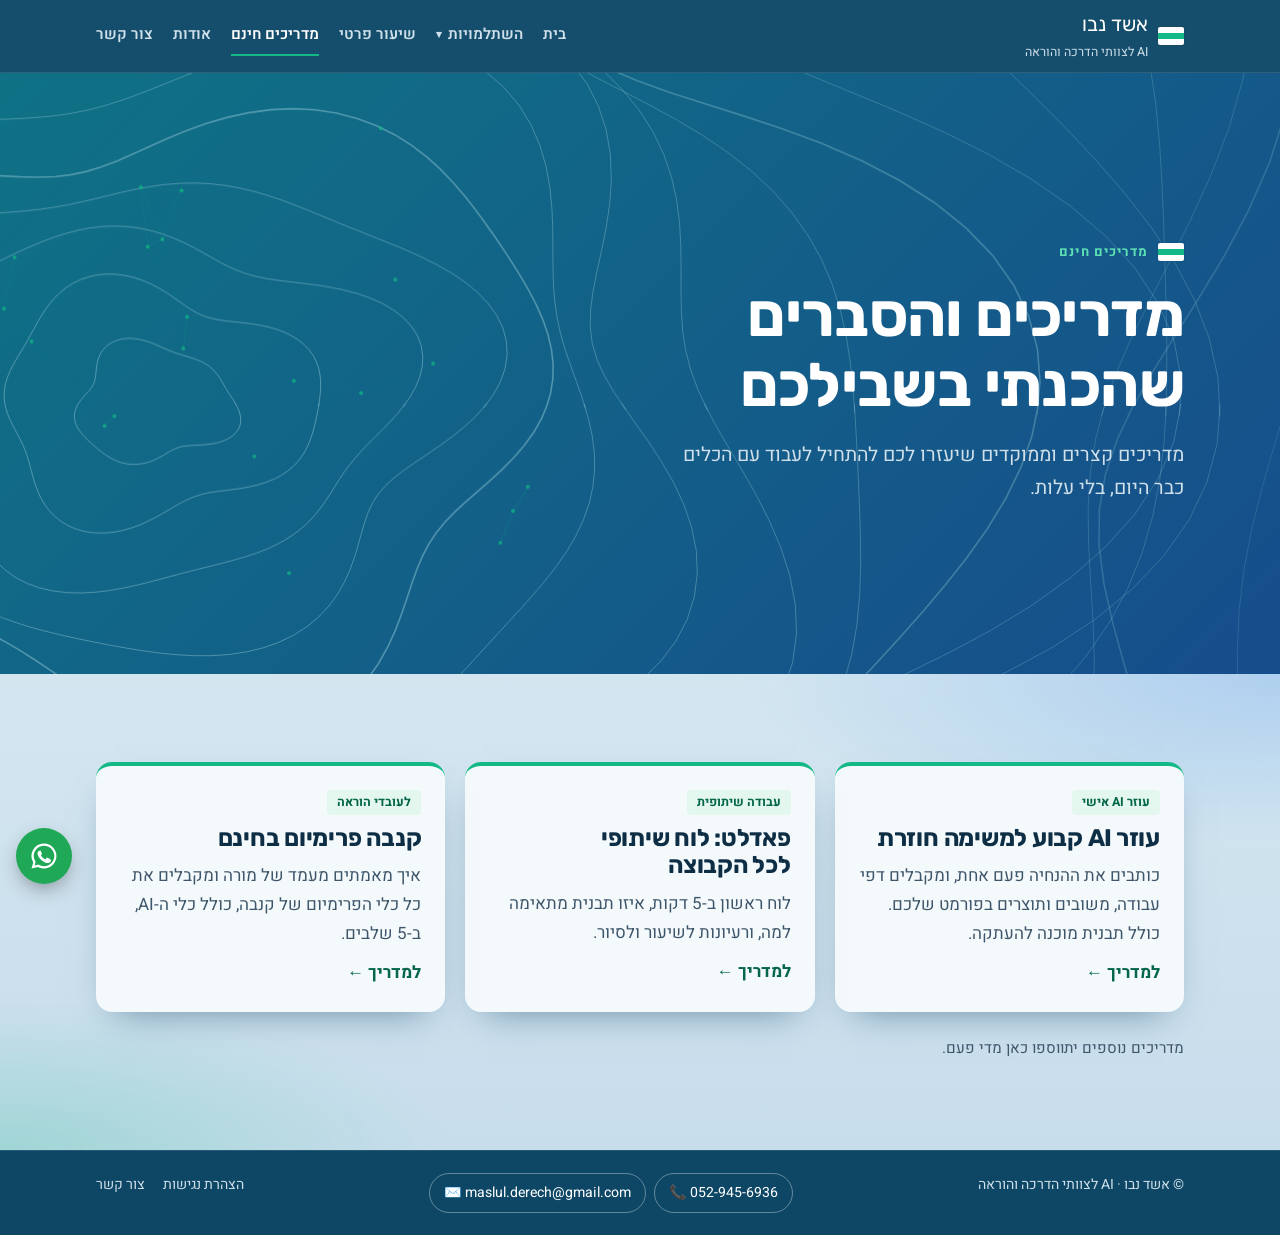
<file: guides.html>
<!doctype html>
<html lang="he" dir="rtl">
<head>
<meta charset="utf-8">
<meta name="color-scheme" content="only light">
<meta name="viewport" content="width=device-width,initial-scale=1,viewport-fit=cover">
<title>מדריכים חינם | אשד נבו</title>
<meta name="claude:viewport-fit-sides" content="cover">
<meta name="description" content="מדריכים והסברים בחינם לעבודה עם כלי AI.">
<meta property="og:title" content="אשד נבו | AI לצוותי הדרכה והוראה">
<meta property="og:description" content="מדריכים והסברים בחינם לעבודה עם כלי AI.">
<meta property="og:locale" content="he_IL">
<meta property="og:type" content="website">
<meta property="og:image" content="https://nevoes.github.io/eshed-ai/og.jpg">
<meta property="og:image:width" content="1200">
<meta property="og:image:height" content="630">
<meta name="twitter:card" content="summary_large_image">
<meta name="theme-color" content="#0E4766">
<link rel="icon" href="icon.svg" type="image/svg+xml">
<link rel="icon" href="favicon-32.png" sizes="32x32" type="image/png">
<link rel="apple-touch-icon" href="apple-touch-icon.png">
<link rel="manifest" href="manifest.webmanifest">
<meta name="apple-mobile-web-app-title" content="אשד נבו AI">
<link rel="preconnect" href="https://fonts.googleapis.com">
<link rel="preconnect" href="https://fonts.gstatic.com" crossorigin>
<link rel="stylesheet" href="https://fonts.googleapis.com/css2?family=Rubik:wght@500;700&family=Heebo:wght@400;500;600;700&family=IBM+Plex+Mono:wght@500&display=swap">
<link rel="stylesheet" href="style.css?v=17">
</head>
<body>
<a class="skip-link" href="#main">דילוג לתוכן</a>
<svg width="0" height="0" style="position:absolute" aria-hidden="true"><symbol id="i-wa" viewBox="0 0 24 24"><path fill="currentColor" d="M12 2a10 10 0 0 0-8.6 15.1L2 22l5-1.3A10 10 0 1 0 12 2zm0 18.2a8.2 8.2 0 0 1-4.2-1.2l-.3-.2-3 .8.8-2.9-.2-.3A8.2 8.2 0 1 1 12 20.2zm4.5-6.1c-.2-.1-1.5-.7-1.7-.8s-.4-.1-.6.1-.7.8-.8 1-.3.2-.5.1a6.7 6.7 0 0 1-3.3-2.9c-.2-.4.2-.4.7-1.3.1-.2 0-.3 0-.4l-.8-1.8c-.2-.5-.4-.4-.6-.4h-.5a1 1 0 0 0-.7.3 3 3 0 0 0-.9 2.2 5.2 5.2 0 0 0 1.1 2.7 11.8 11.8 0 0 0 4.5 4c1.7.7 2.3.8 3.2.6a2.7 2.7 0 0 0 1.8-1.2 2.2 2.2 0 0 0 .1-1.3c0-.1-.2-.2-.5-.3z"/></symbol></svg>
<header class="top"><div class="wrap">
  <a class="brand" href="index.html"><span class="blaze" aria-hidden="true"><i></i><i></i><i></i></span><span><b>אשד נבו</b><small>AI לצוותי הדרכה והוראה</small></span></a>
  <nav class="nav" aria-label="תוכן האתר"><a href="index.html">בית</a><div class="dd"><button type="button" aria-haspopup="true" aria-expanded="false">השתלמויות<span aria-hidden="true">▾</span></button><div class="dd-panel"><a href="workshop.html">השתלמות 3 מפגשי AI</a><a href="course.html">פתרון למידה לעובדי הוראה</a><a href="tav-teken.html">השתלמות למדריכי תו תקן</a><a href="tour-guides.html">השתלמות למורי דרך</a><a href="tech-hours.html">8 שעות טכנולוגיה לקורסי מורי דרך</a></div></div><a href="private.html">שיעור פרטי</a><a href="guides.html" aria-current="page">מדריכים חינם</a><a href="about.html">אודות</a><a href="contact.html">צור קשר</a></nav>
  <details class="menu"><summary>תפריט</summary><nav class="panel" aria-label="תוכן האתר"><a href="index.html">בית</a><a href="workshop.html">השתלמות 3 מפגשי AI</a><a href="course.html">פתרון למידה לעובדי הוראה</a><a href="tav-teken.html">השתלמות למדריכי תו תקן</a><a href="tour-guides.html">השתלמות למורי דרך</a><a href="tech-hours.html">8 שעות טכנולוגיה לקורסי מורי דרך</a><a href="private.html">שיעור פרטי</a><a href="guides.html" aria-current="page">מדריכים חינם</a><a href="about.html">אודות</a><a href="contact.html">צור קשר</a></nav></details>
</div></header>
<main id="main" tabindex="-1">
<section class="band"><canvas class="map" aria-hidden="true"></canvas><div class="wrap">
  <p class="eyebrow"><span class="blaze" aria-hidden="true"><i></i><i></i><i></i></span>מדריכים חינם</p>
  <h1>מדריכים והסברים שהכנתי בשבילכם</h1>
  <p class="lead">מדריכים קצרים וממוקדים שיעזרו לכם להתחיל לעבוד עם הכלים כבר היום, בלי עלות.</p>
  
</div></section>

<section><div class="wrap" style="display:grid;gap:24px">
  <div class="guides">
    <a class="guide" href="gems.html"><span class="tag">עוזר AI אישי</span><h2>עוזר AI קבוע למשימה חוזרת</h2><p>כותבים את ההנחיה פעם אחת, ומקבלים דפי עבודה, משובים ותוצרים בפורמט שלכם. כולל תבנית מוכנה להעתקה.</p><span class="go">למדריך ←</span></a>
    <a class="guide" href="padlet.html"><span class="tag">עבודה שיתופית</span><h2>פאדלט: לוח שיתופי לכל הקבוצה</h2><p>לוח ראשון ב-5 דקות, איזו תבנית מתאימה למה, ורעיונות לשיעור ולסיור.</p><span class="go">למדריך ←</span></a>
    <a class="guide" href="canva.html"><span class="tag">לעובדי הוראה</span><h2>קנבה פרימיום בחינם</h2><p>איך מאמתים מעמד של מורה ומקבלים את כל כלי הפרימיום של קנבה, כולל כלי ה-AI, ב-5 שלבים.</p><span class="go">למדריך ←</span></a>
  </div>
  <p class="contact-alt">מדריכים נוספים יתווספו כאן מדי פעם.</p>
</div></section>
</main>
<footer class="site"><div class="wrap"><span>© אשד נבו · AI לצוותי הדרכה והוראה</span><span class="foot-contact"><a class="foot-btn" href="tel:+972529456936" aria-label="התקשרו: 052-945-6936">📞 052-945-6936</a><a class="foot-btn" href="mailto:maslul.derech@gmail.com" aria-label="שליחת מייל">✉️ maslul.derech@gmail.com</a></span><nav aria-label="קישורים נוספים"><a href="accessibility.html">הצהרת נגישות</a><a href="contact.html">צור קשר</a></nav></div></footer>
<a class="wa-float" href="https://wa.me/972529456936?text=%D7%94%D7%99%D7%99%20%D7%90%D7%A9%D7%93%2C%20%D7%90%D7%A9%D7%9E%D7%97%20%D7%9C%D7%A9%D7%9E%D7%95%D7%A2%20%D7%A2%D7%9C%20%D7%94%D7%94%D7%A9%D7%AA%D7%9C%D7%9E%D7%95%D7%99%D7%95%D7%AA" target="_blank" rel="noopener" aria-label="שליחת הודעה בווטסאפ"><svg><use href="#i-wa"/></svg></a>
<script src="site.js?v=4"></script>
<script data-goatcounter="https://maslul-ai.goatcounter.com/count" async src="https://gc.zgo.at/count.js"></script>
</body>
</html>
</file>
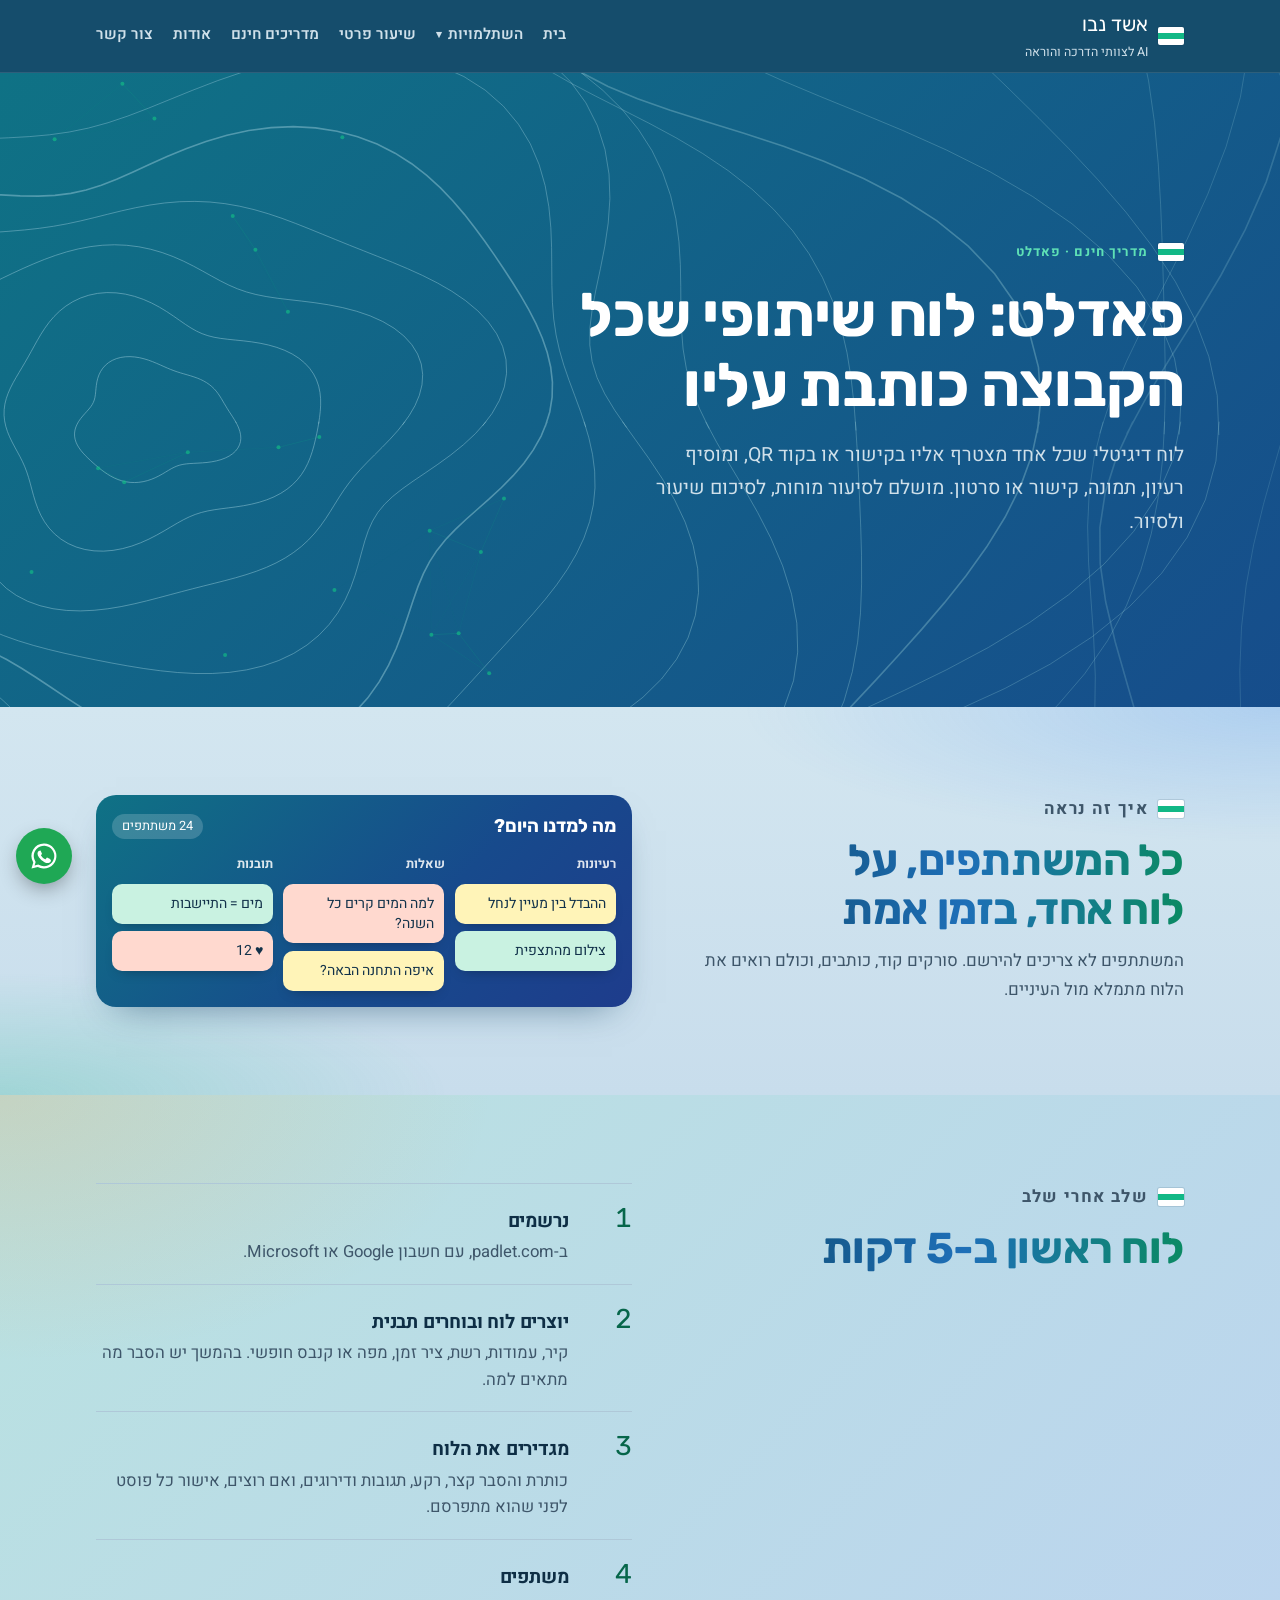
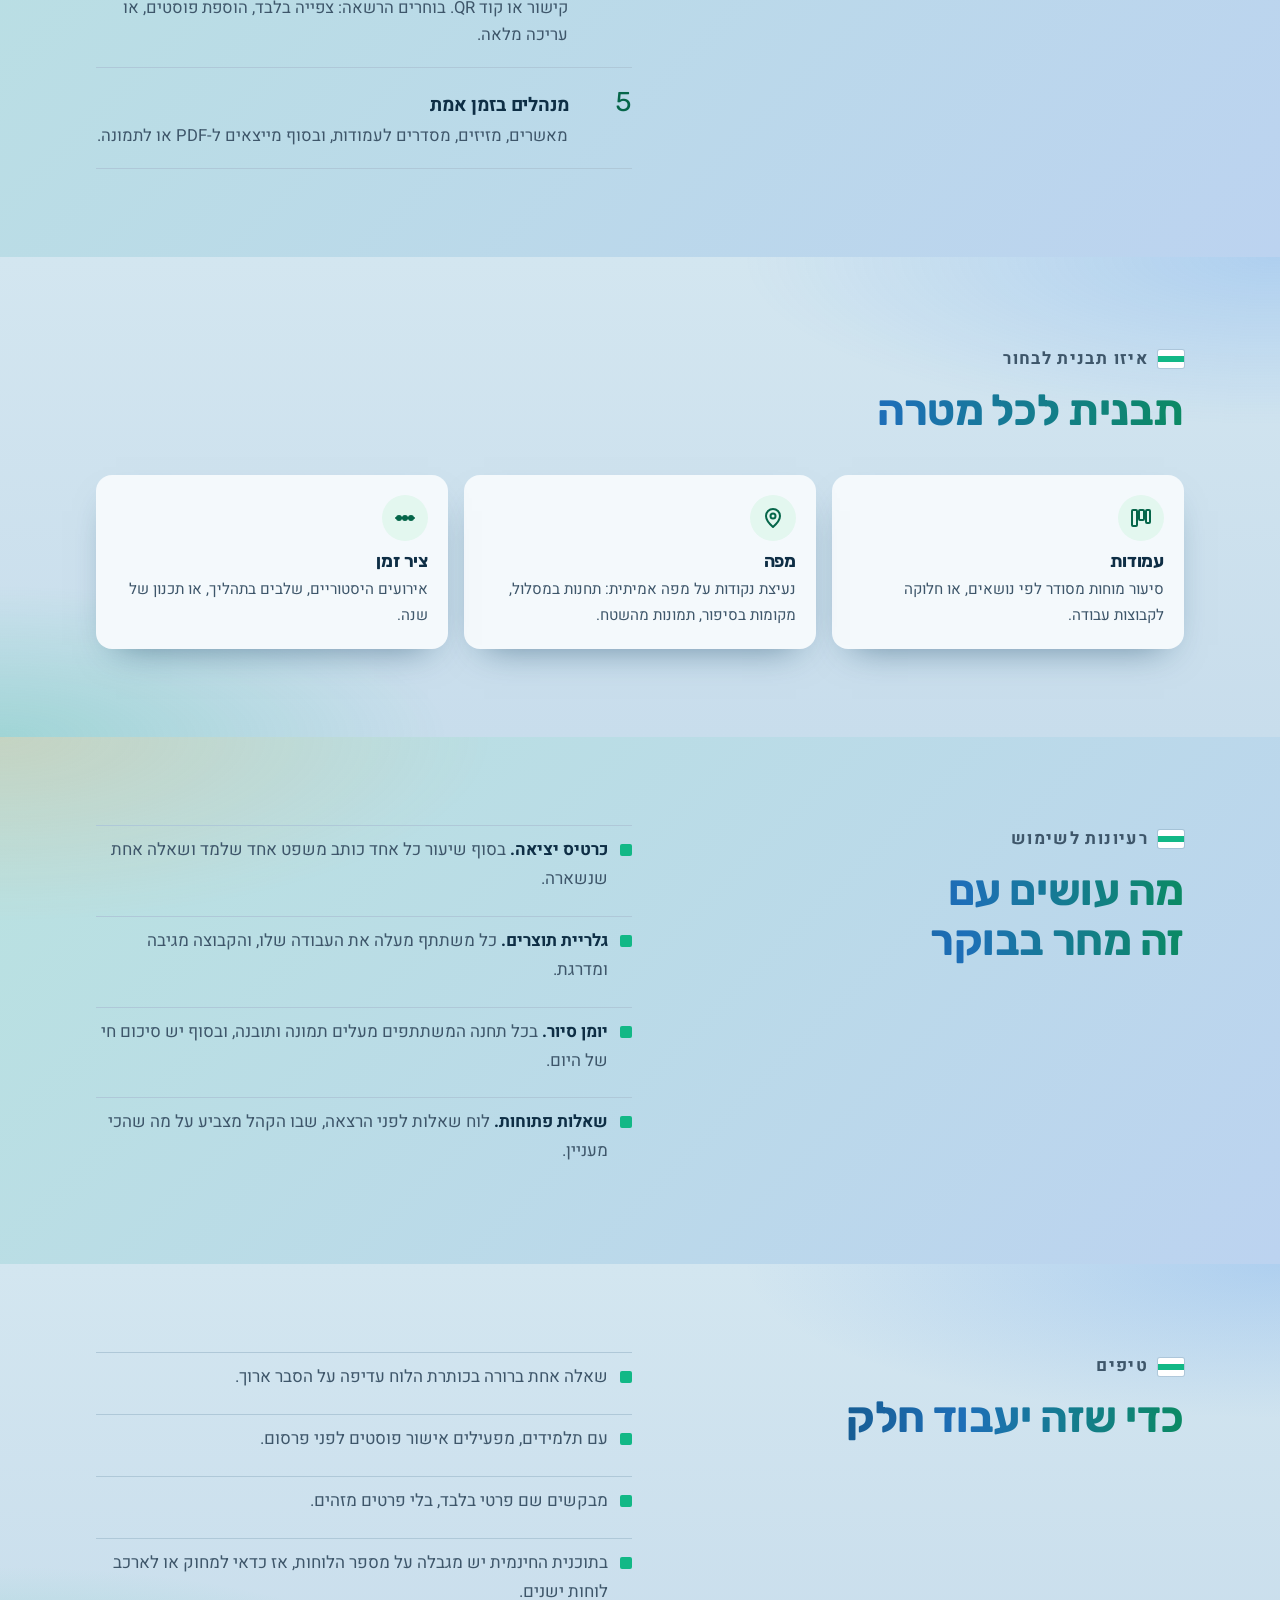
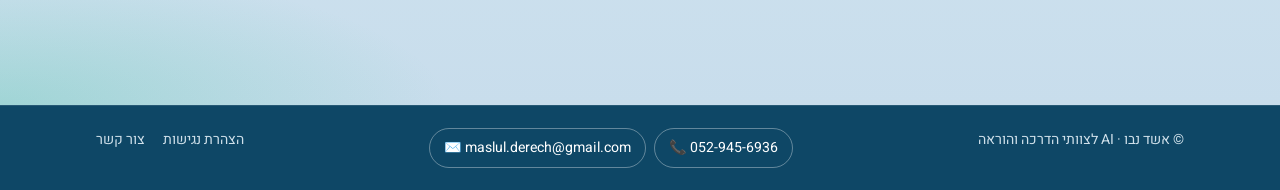
<file: padlet.html>
<!doctype html>
<html lang="he" dir="rtl">
<head>
<meta charset="utf-8">
<meta name="color-scheme" content="only light">
<meta name="viewport" content="width=device-width,initial-scale=1,viewport-fit=cover">
<title>פאדלט | אשד נבו</title>
<meta name="claude:viewport-fit-sides" content="cover">
<meta name="description" content="מדריך חינם לפאדלט: לוח שיתופי ב-5 דקות, תבניות ורעיונות לשימוש.">
<meta property="og:title" content="אשד נבו | AI לצוותי הדרכה והוראה">
<meta property="og:description" content="מדריך חינם לפאדלט: לוח שיתופי ב-5 דקות, תבניות ורעיונות לשימוש.">
<meta property="og:locale" content="he_IL">
<meta property="og:type" content="website">
<meta property="og:image" content="https://nevoes.github.io/eshed-ai/og.jpg">
<meta property="og:image:width" content="1200">
<meta property="og:image:height" content="630">
<meta name="twitter:card" content="summary_large_image">
<meta name="theme-color" content="#0E4766">
<link rel="icon" href="icon.svg" type="image/svg+xml">
<link rel="icon" href="favicon-32.png" sizes="32x32" type="image/png">
<link rel="apple-touch-icon" href="apple-touch-icon.png">
<link rel="manifest" href="manifest.webmanifest">
<meta name="apple-mobile-web-app-title" content="אשד נבו AI">
<link rel="preconnect" href="https://fonts.googleapis.com">
<link rel="preconnect" href="https://fonts.gstatic.com" crossorigin>
<link rel="stylesheet" href="https://fonts.googleapis.com/css2?family=Rubik:wght@500;700&family=Heebo:wght@400;500;600;700&family=IBM+Plex+Mono:wght@500&display=swap">
<link rel="stylesheet" href="style.css?v=17">
</head>
<body>
<a class="skip-link" href="#main">דילוג לתוכן</a>
<svg width="0" height="0" style="position:absolute" aria-hidden="true"><symbol id="i-wa" viewBox="0 0 24 24"><path fill="currentColor" d="M12 2a10 10 0 0 0-8.6 15.1L2 22l5-1.3A10 10 0 1 0 12 2zm0 18.2a8.2 8.2 0 0 1-4.2-1.2l-.3-.2-3 .8.8-2.9-.2-.3A8.2 8.2 0 1 1 12 20.2zm4.5-6.1c-.2-.1-1.5-.7-1.7-.8s-.4-.1-.6.1-.7.8-.8 1-.3.2-.5.1a6.7 6.7 0 0 1-3.3-2.9c-.2-.4.2-.4.7-1.3.1-.2 0-.3 0-.4l-.8-1.8c-.2-.5-.4-.4-.6-.4h-.5a1 1 0 0 0-.7.3 3 3 0 0 0-.9 2.2 5.2 5.2 0 0 0 1.1 2.7 11.8 11.8 0 0 0 4.5 4c1.7.7 2.3.8 3.2.6a2.7 2.7 0 0 0 1.8-1.2 2.2 2.2 0 0 0 .1-1.3c0-.1-.2-.2-.5-.3z"/></symbol></svg>
<header class="top"><div class="wrap">
  <a class="brand" href="index.html"><span class="blaze" aria-hidden="true"><i></i><i></i><i></i></span><span><b>אשד נבו</b><small>AI לצוותי הדרכה והוראה</small></span></a>
  <nav class="nav" aria-label="תוכן האתר"><a href="index.html">בית</a><div class="dd"><button type="button" aria-haspopup="true" aria-expanded="false">השתלמויות<span aria-hidden="true">▾</span></button><div class="dd-panel"><a href="workshop.html">השתלמות 3 מפגשי AI</a><a href="course.html">פתרון למידה לעובדי הוראה</a><a href="tav-teken.html">השתלמות למדריכי תו תקן</a><a href="tour-guides.html">השתלמות למורי דרך</a><a href="tech-hours.html">8 שעות טכנולוגיה לקורסי מורי דרך</a></div></div><a href="private.html">שיעור פרטי</a><a href="guides.html">מדריכים חינם</a><a href="about.html">אודות</a><a href="contact.html">צור קשר</a></nav>
  <details class="menu"><summary>תפריט</summary><nav class="panel" aria-label="תוכן האתר"><a href="index.html">בית</a><a href="workshop.html">השתלמות 3 מפגשי AI</a><a href="course.html">פתרון למידה לעובדי הוראה</a><a href="tav-teken.html">השתלמות למדריכי תו תקן</a><a href="tour-guides.html">השתלמות למורי דרך</a><a href="tech-hours.html">8 שעות טכנולוגיה לקורסי מורי דרך</a><a href="private.html">שיעור פרטי</a><a href="guides.html" aria-current="page">מדריכים חינם</a><a href="about.html">אודות</a><a href="contact.html">צור קשר</a></nav></details>
</div></header>
<main id="main" tabindex="-1">
<section class="band"><canvas class="map" aria-hidden="true"></canvas><div class="wrap">
  <p class="eyebrow"><span class="blaze" aria-hidden="true"><i></i><i></i><i></i></span>מדריך חינם · פאדלט</p>
  <h1>פאדלט: לוח שיתופי שכל הקבוצה כותבת עליו</h1>
  <p class="lead">לוח דיגיטלי שכל אחד מצטרף אליו בקישור או בקוד QR, ומוסיף רעיון, תמונה, קישור או סרטון. מושלם לסיעור מוחות, לסיכום שיעור ולסיור.</p>
  
</div></section>

<section><div class="wrap split">
  <div class="sec-head" style="margin:0"><p class="eyebrow"><span class="blaze" aria-hidden="true"><i></i><i></i><i></i></span>איך זה נראה</p><h2>כל המשתתפים, על לוח אחד, בזמן אמת</h2><p>המשתתפים לא צריכים להירשם. סורקים קוד, כותבים, וכולם רואים את הלוח מתמלא מול העיניים.</p></div>
  <div class="mock-board" aria-hidden="true">
    <div class="mb-top"><b>מה למדנו היום?</b><span>24 משתתפים</span></div>
    <div class="mb-cols">
      <div><i>רעיונות</i><p class="pn c1">ההבדל בין מעיין לנחל</p><p class="pn c2">צילום מהתצפית</p></div>
      <div><i>שאלות</i><p class="pn c3">למה המים קרים כל השנה?</p><p class="pn c1">איפה התחנה הבאה?</p></div>
      <div><i>תובנות</i><p class="pn c2">מים = התיישבות</p><p class="pn c3">♥ 12</p></div>
    </div>
  </div>
</div></section>
<section class="alt"><div class="wrap split">
  <div class="sec-head" style="margin:0"><p class="eyebrow"><span class="blaze" aria-hidden="true"><i></i><i></i><i></i></span>שלב אחרי שלב</p><h2>לוח ראשון ב-5 דקות</h2></div>
  <ol class="syll steps2">
    <li><span class="n">1</span><h3>נרשמים</h3><p class="desc">ב-padlet.com, עם חשבון Google או Microsoft.</p></li>
    <li><span class="n">2</span><h3>יוצרים לוח ובוחרים תבנית</h3><p class="desc">קיר, עמודות, רשת, ציר זמן, מפה או קנבס חופשי. בהמשך יש הסבר מה מתאים למה.</p></li>
    <li><span class="n">3</span><h3>מגדירים את הלוח</h3><p class="desc">כותרת והסבר קצר, רקע, תגובות ודירוגים, ואם רוצים, אישור כל פוסט לפני שהוא מתפרסם.</p></li>
    <li><span class="n">4</span><h3>משתפים</h3><p class="desc">קישור או קוד QR. בוחרים הרשאה: צפייה בלבד, הוספת פוסטים, או עריכה מלאה.</p></li>
    <li><span class="n">5</span><h3>מנהלים בזמן אמת</h3><p class="desc">מאשרים, מזיזים, מסדרים לעמודות, ובסוף מייצאים ל-PDF או לתמונה.</p></li>
  </ol>
</div></section>
<section><div class="wrap">
  <div class="sec-head"><p class="eyebrow"><span class="blaze" aria-hidden="true"><i></i><i></i><i></i></span>איזו תבנית לבחור</p><h2>תבנית לכל מטרה</h2></div>
  <div class="values v3">
    <div><span class="ico" aria-hidden="true"><svg viewBox="0 0 24 24" fill="none" stroke="currentColor" stroke-width="2" stroke-linecap="round" stroke-linejoin="round"><rect x="3" y="4" width="5" height="16" rx="1"/><rect x="10" y="4" width="5" height="10" rx="1"/><rect x="17" y="4" width="4" height="13" rx="1"/></svg></span><h3>עמודות</h3><p>סיעור מוחות מסודר לפי נושאים, או חלוקה לקבוצות עבודה.</p></div>
    <div><span class="ico" aria-hidden="true"><svg viewBox="0 0 24 24" fill="none" stroke="currentColor" stroke-width="2" stroke-linecap="round" stroke-linejoin="round"><path d="M12 21s-7-6.2-7-11a7 7 0 0 1 14 0c0 4.8-7 11-7 11z"/><circle cx="12" cy="10" r="2.5"/></svg></span><h3>מפה</h3><p>נעיצת נקודות על מפה אמיתית: תחנות במסלול, מקומות בסיפור, תמונות מהשטח.</p></div>
    <div><span class="ico" aria-hidden="true"><svg viewBox="0 0 24 24" fill="none" stroke="currentColor" stroke-width="2" stroke-linecap="round" stroke-linejoin="round"><path d="M3 12h18"/><circle cx="6" cy="12" r="2"/><circle cx="12" cy="12" r="2"/><circle cx="18" cy="12" r="2"/></svg></span><h3>ציר זמן</h3><p>אירועים היסטוריים, שלבים בתהליך, או תכנון של שנה.</p></div>
  </div>
</div></section>
<section class="alt"><div class="wrap split">
  <div class="sec-head" style="margin:0"><p class="eyebrow"><span class="blaze" aria-hidden="true"><i></i><i></i><i></i></span>רעיונות לשימוש</p><h2>מה עושים עם זה מחר בבוקר</h2></div>
  <ul class="gets" style="grid-template-columns:1fr">
    <li><span><b>כרטיס יציאה.</b> בסוף שיעור כל אחד כותב משפט אחד שלמד ושאלה אחת שנשארה.</span></li>
    <li><span><b>גלריית תוצרים.</b> כל משתתף מעלה את העבודה שלו, והקבוצה מגיבה ומדרגת.</span></li>
    <li><span><b>יומן סיור.</b> בכל תחנה המשתתפים מעלים תמונה ותובנה, ובסוף יש סיכום חי של היום.</span></li>
    <li><span><b>שאלות פתוחות.</b> לוח שאלות לפני הרצאה, שבו הקהל מצביע על מה שהכי מעניין.</span></li>
  </ul>
</div></section>
<section><div class="wrap split">
  <div class="sec-head" style="margin:0"><p class="eyebrow"><span class="blaze" aria-hidden="true"><i></i><i></i><i></i></span>טיפים</p><h2>כדי שזה יעבוד חלק</h2></div>
  <ul class="gets" style="grid-template-columns:1fr">
    <li><span>שאלה אחת ברורה בכותרת הלוח עדיפה על הסבר ארוך.</span></li>
    <li><span>עם תלמידים, מפעילים אישור פוסטים לפני פרסום.</span></li>
    <li><span>מבקשים שם פרטי בלבד, בלי פרטים מזהים.</span></li>
    <li><span>בתוכנית החינמית יש מגבלה על מספר הלוחות, אז כדאי למחוק או לארכב לוחות ישנים.</span></li>
  </ul>
</div></section>
</main>
<footer class="site"><div class="wrap"><span>© אשד נבו · AI לצוותי הדרכה והוראה</span><span class="foot-contact"><a class="foot-btn" href="tel:+972529456936" aria-label="התקשרו: 052-945-6936">📞 052-945-6936</a><a class="foot-btn" href="mailto:maslul.derech@gmail.com" aria-label="שליחת מייל">✉️ maslul.derech@gmail.com</a></span><nav aria-label="קישורים נוספים"><a href="accessibility.html">הצהרת נגישות</a><a href="contact.html">צור קשר</a></nav></div></footer>
<a class="wa-float" href="https://wa.me/972529456936?text=%D7%94%D7%99%D7%99%20%D7%90%D7%A9%D7%93%2C%20%D7%90%D7%A9%D7%9E%D7%97%20%D7%9C%D7%A9%D7%9E%D7%95%D7%A2%20%D7%A2%D7%9C%20%D7%94%D7%94%D7%A9%D7%AA%D7%9C%D7%9E%D7%95%D7%99%D7%95%D7%AA" target="_blank" rel="noopener" aria-label="שליחת הודעה בווטסאפ"><svg><use href="#i-wa"/></svg></a>
<script src="site.js?v=4"></script>
<script data-goatcounter="https://maslul-ai.goatcounter.com/count" async src="https://gc.zgo.at/count.js"></script>
</body>
</html>
</file>
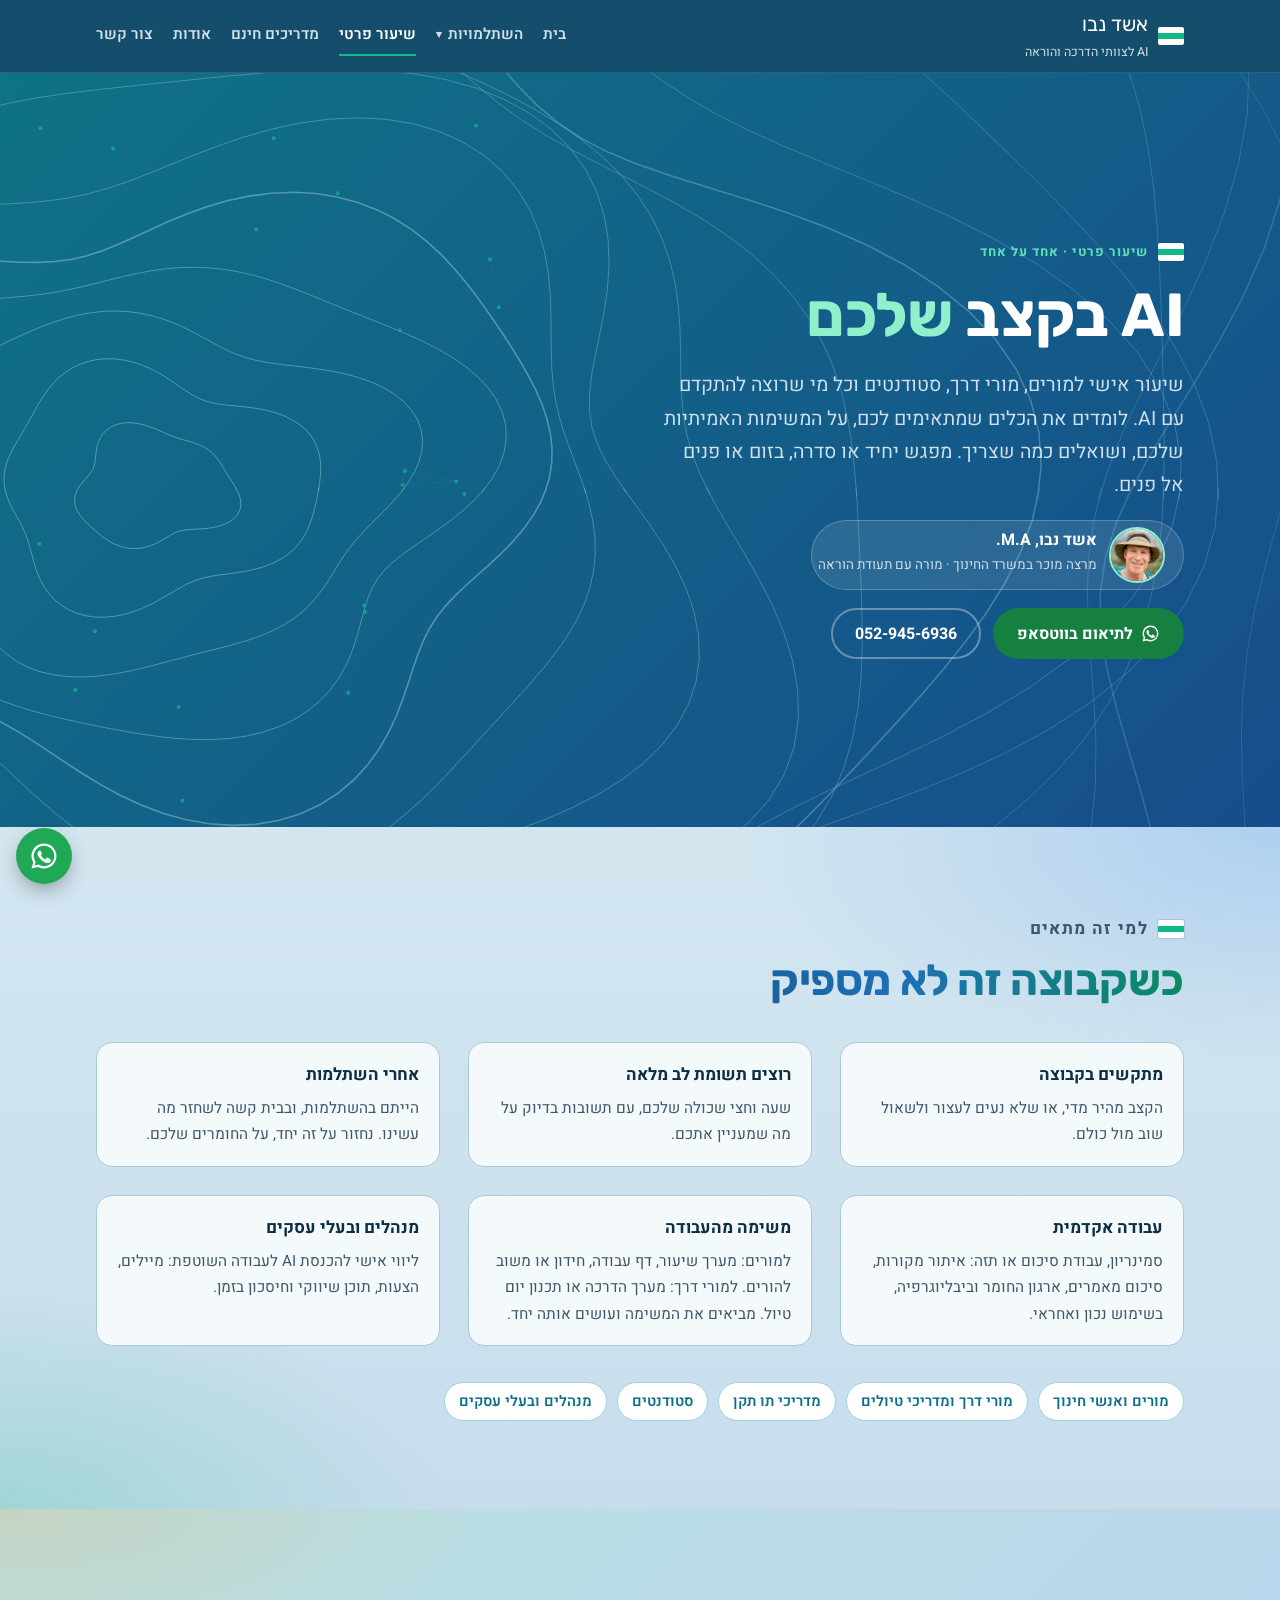
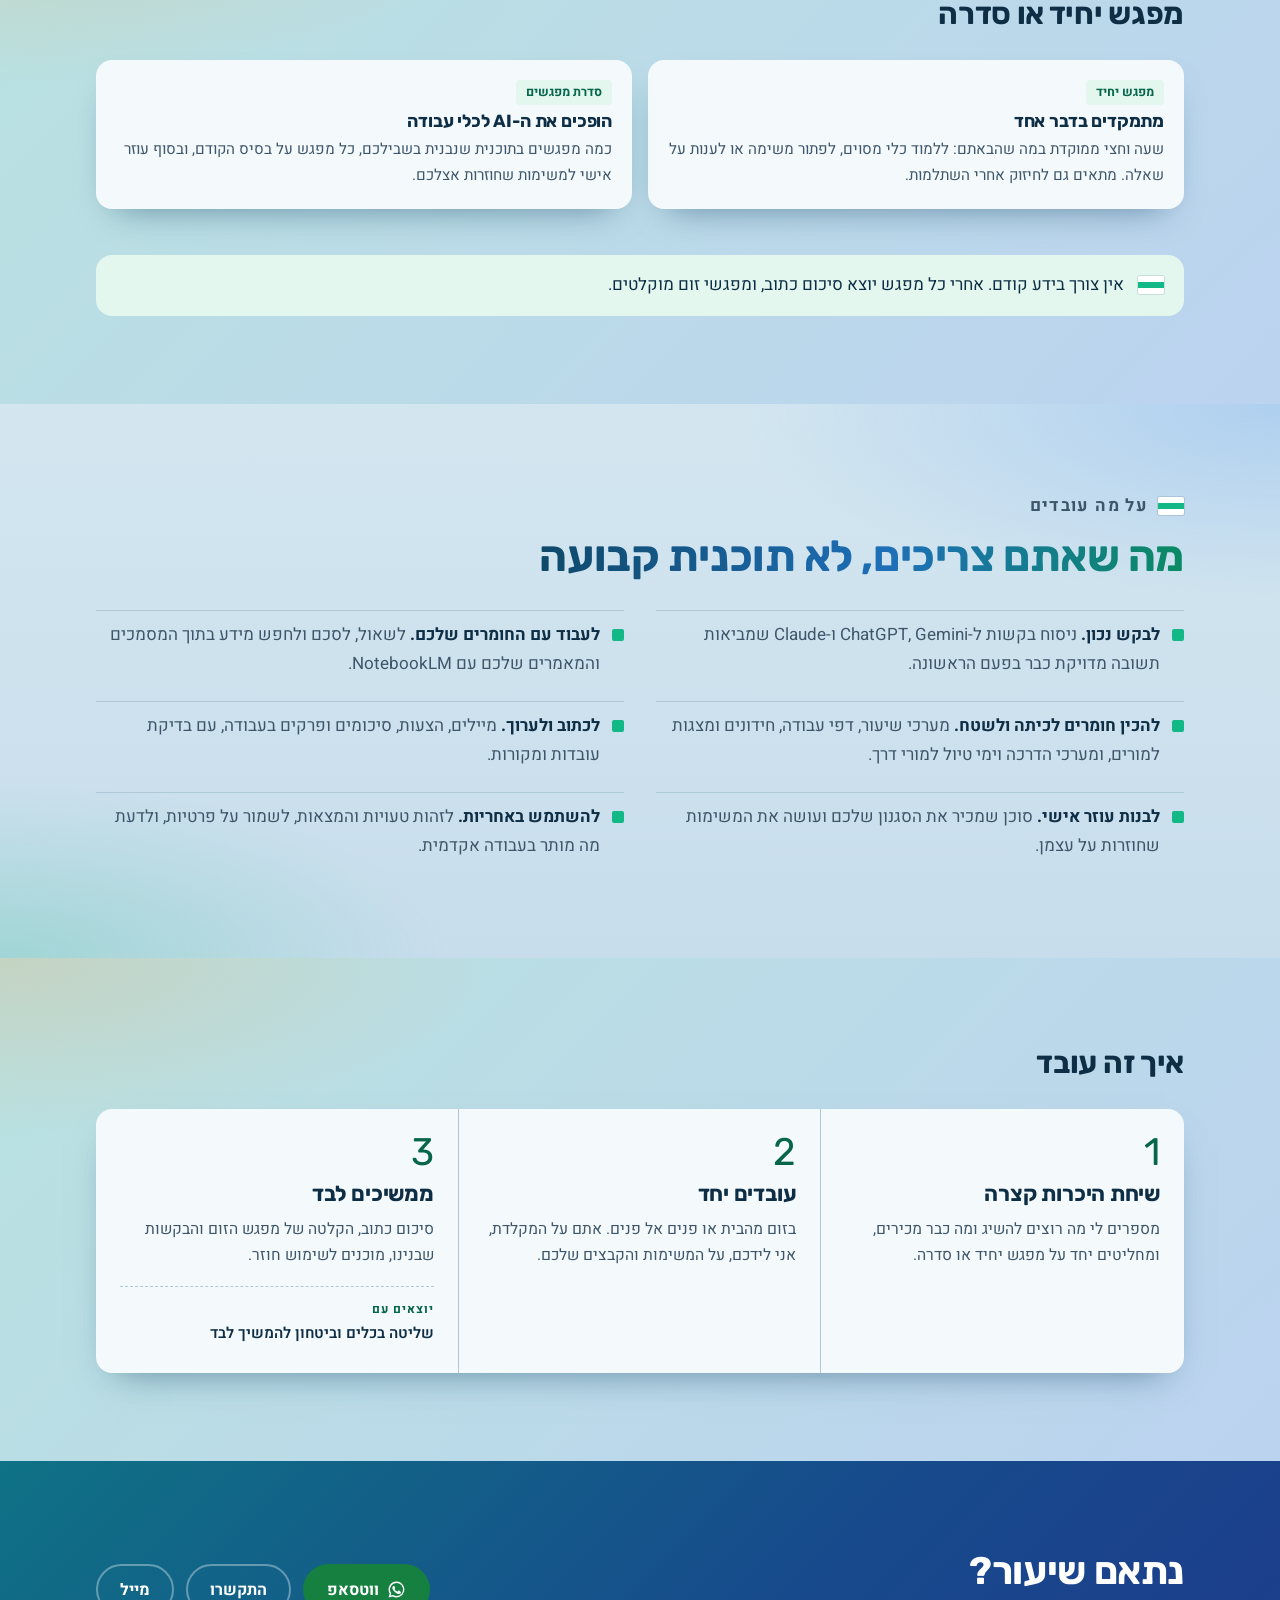
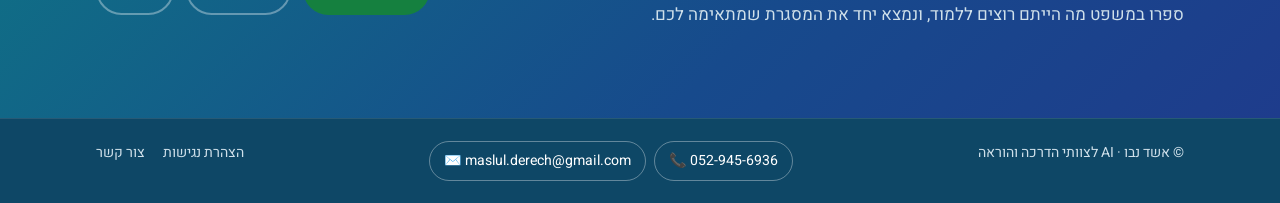
<file: private.html>
<!doctype html>
<html lang="he" dir="rtl">
<head>
<meta charset="utf-8">
<meta name="color-scheme" content="only light">
<meta name="viewport" content="width=device-width,initial-scale=1,viewport-fit=cover">
<title>שיעור AI פרטי | אשד נבו</title>
<meta name="claude:viewport-fit-sides" content="cover">
<meta name="description" content="שיעור AI פרטי, אחד על אחד: למי שמתקשה בקבוצה, רוצה יותר תשומת לב או צריך עזרה בעבודה אקדמית. מפגש יחיד או סדרה, בזום או פנים אל פנים.">
<meta property="og:title" content="שיעור AI פרטי | אשד נבו">
<meta property="og:description" content="AI אחד על אחד, בקצב שלכם. מפגש יחיד או סדרה, בזום או פנים אל פנים.">
<meta property="og:locale" content="he_IL">
<meta property="og:type" content="website">
<meta property="og:image" content="https://nevoes.github.io/eshed-ai/og.jpg">
<meta property="og:image:width" content="1200">
<meta property="og:image:height" content="630">
<meta name="twitter:card" content="summary_large_image">
<meta name="theme-color" content="#0E4766">
<link rel="icon" href="icon.svg" type="image/svg+xml">
<link rel="icon" href="favicon-32.png" sizes="32x32" type="image/png">
<link rel="apple-touch-icon" href="apple-touch-icon.png">
<link rel="manifest" href="manifest.webmanifest">
<meta name="apple-mobile-web-app-title" content="אשד נבו AI">
<link rel="preconnect" href="https://fonts.googleapis.com">
<link rel="preconnect" href="https://fonts.gstatic.com" crossorigin>
<link rel="stylesheet" href="https://fonts.googleapis.com/css2?family=Rubik:wght@500;700&family=Heebo:wght@400;500;600;700&family=IBM+Plex+Mono:wght@500&display=swap">
<link rel="stylesheet" href="style.css?v=17">
</head>
<body>
<a class="skip-link" href="#main">דילוג לתוכן</a>
<svg width="0" height="0" style="position:absolute" aria-hidden="true"><symbol id="i-wa" viewBox="0 0 24 24"><path fill="currentColor" d="M12 2a10 10 0 0 0-8.6 15.1L2 22l5-1.3A10 10 0 1 0 12 2zm0 18.2a8.2 8.2 0 0 1-4.2-1.2l-.3-.2-3 .8.8-2.9-.2-.3A8.2 8.2 0 1 1 12 20.2zm4.5-6.1c-.2-.1-1.5-.7-1.7-.8s-.4-.1-.6.1-.7.8-.8 1-.3.2-.5.1a6.7 6.7 0 0 1-3.3-2.9c-.2-.4.2-.4.7-1.3.1-.2 0-.3 0-.4l-.8-1.8c-.2-.5-.4-.4-.6-.4h-.5a1 1 0 0 0-.7.3 3 3 0 0 0-.9 2.2 5.2 5.2 0 0 0 1.1 2.7 11.8 11.8 0 0 0 4.5 4c1.7.7 2.3.8 3.2.6a2.7 2.7 0 0 0 1.8-1.2 2.2 2.2 0 0 0 .1-1.3c0-.1-.2-.2-.5-.3z"/></symbol></svg>
<header class="top"><div class="wrap">
  <a class="brand" href="index.html"><span class="blaze" aria-hidden="true"><i></i><i></i><i></i></span><span><b>אשד נבו</b><small>AI לצוותי הדרכה והוראה</small></span></a>
  <nav class="nav" aria-label="תוכן האתר"><a href="index.html">בית</a><div class="dd"><button type="button" aria-haspopup="true" aria-expanded="false">השתלמויות<span aria-hidden="true">▾</span></button><div class="dd-panel"><a href="workshop.html">השתלמות 3 מפגשי AI</a><a href="course.html">פתרון למידה לעובדי הוראה</a><a href="tav-teken.html">השתלמות למדריכי תו תקן</a><a href="tour-guides.html">השתלמות למורי דרך</a><a href="tech-hours.html">8 שעות טכנולוגיה לקורסי מורי דרך</a></div></div><a href="private.html" aria-current="page">שיעור פרטי</a><a href="guides.html">מדריכים חינם</a><a href="about.html">אודות</a><a href="contact.html">צור קשר</a></nav>
  <details class="menu"><summary>תפריט</summary><nav class="panel" aria-label="תוכן האתר"><a href="index.html">בית</a><a href="workshop.html">השתלמות 3 מפגשי AI</a><a href="course.html">פתרון למידה לעובדי הוראה</a><a href="tav-teken.html">השתלמות למדריכי תו תקן</a><a href="tour-guides.html">השתלמות למורי דרך</a><a href="tech-hours.html">8 שעות טכנולוגיה לקורסי מורי דרך</a><a href="private.html" aria-current="page">שיעור פרטי</a><a href="guides.html">מדריכים חינם</a><a href="about.html">אודות</a><a href="contact.html">צור קשר</a></nav></details>
</div></header>
<main id="main" tabindex="-1">
<section class="band"><canvas class="map" aria-hidden="true"></canvas><div class="wrap">
  <p class="eyebrow"><span class="blaze" aria-hidden="true"><i></i><i></i><i></i></span>שיעור פרטי · אחד על אחד</p>
  <h1>AI בקצב <em>שלכם</em></h1>
  <p class="lead">שיעור אישי למורים, מורי דרך, סטודנטים וכל מי שרוצה להתקדם עם AI. לומדים את הכלים שמתאימים לכם, על המשימות האמיתיות שלכם, ושואלים כמה שצריך. מפגש יחיד או סדרה, בזום או פנים אל פנים.</p>
  <div class="who"><img src="eshed.jpg" alt="אשד נבו" width="56" height="56"><span><b>אשד נבו, M.A.</b><small>מרצה מוכר במשרד החינוך · מורה עם תעודת הוראה</small></span></div>
  <div class="actions"><a class="btn btn-wa" href="https://wa.me/972529456936?text=%D7%94%D7%99%D7%99%20%D7%90%D7%A9%D7%93%2C%20%D7%90%D7%A9%D7%9E%D7%97%20%D7%9C%D7%A9%D7%9E%D7%95%D7%A2%20%D7%A2%D7%9C%20%D7%A9%D7%99%D7%A2%D7%95%D7%A8%20AI%20%D7%A4%D7%A8%D7%98%D7%99" target="_blank" rel="noopener"><svg><use href="#i-wa"/></svg>לתיאום בווטסאפ</a><a class="btn btn-ghost" href="tel:+972529456936">052-945-6936</a></div>
</div></section>

<section><div class="wrap" style="display:grid;gap:clamp(24px,4vw,36px)">
  <div class="sec-head" style="margin:0"><p class="eyebrow"><span class="blaze" aria-hidden="true"><i></i><i></i><i></i></span>למי זה מתאים</p><h2>כשקבוצה זה לא מספיק</h2></div>
  <ul class="pain">
    <li><b>מתקשים בקבוצה</b><span>הקצב מהיר מדי, או שלא נעים לעצור ולשאול שוב מול כולם.</span></li>
    <li><b>רוצים תשומת לב מלאה</b><span>שעה וחצי שכולה שלכם, עם תשובות בדיוק על מה שמעניין אתכם.</span></li>
    <li><b>אחרי השתלמות</b><span>הייתם בהשתלמות, ובבית קשה לשחזר מה עשינו. נחזור על זה יחד, על החומרים שלכם.</span></li>
    <li><b>עבודה אקדמית</b><span>סמינריון, עבודת סיכום או תזה: איתור מקורות, סיכום מאמרים, ארגון החומר וביבליוגרפיה, בשימוש נכון ואחראי.</span></li>
    <li><b>משימה מהעבודה</b><span>למורים: מערך שיעור, דף עבודה, חידון או משוב להורים. למורי דרך: מערך הדרכה או תכנון יום טיול. מביאים את המשימה ועושים אותה יחד.</span></li>
    <li><b>מנהלים ובעלי עסקים</b><span>ליווי אישי להכנסת AI לעבודה השוטפת: מיילים, הצעות, תוכן שיווקי וחיסכון בזמן.</span></li>
  </ul>
  <div class="aud"><span>מורים ואנשי חינוך</span><span>מורי דרך ומדריכי טיולים</span><span>מדריכי תו תקן</span><span>סטודנטים</span><span>מנהלים ובעלי עסקים</span></div>
</div></section>

<section class="alt"><div class="wrap" style="display:grid;gap:clamp(20px,3vw,28px)">
  <h2 style="font-size:clamp(1.4rem,2.8vw,1.9rem)">מפגש יחיד או סדרה</h2>
  <div class="values">
    <div><span class="tag">מפגש יחיד</span><h3>מתמקדים בדבר אחד</h3><p>שעה וחצי ממוקדת במה שהבאתם: ללמוד כלי מסוים, לפתור משימה או לענות על שאלה. מתאים גם לחיזוק אחרי השתלמות.</p></div>
    <div><span class="tag">סדרת מפגשים</span><h3>הופכים את ה-AI לכלי עבודה</h3><p>כמה מפגשים בתוכנית שנבנית בשבילכם, כל מפגש על בסיס הקודם, ובסוף עוזר אישי למשימות שחוזרות אצלכם.</p></div>
  </div>
  <p class="note"><span class="blaze" aria-hidden="true"><i></i><i></i><i></i></span><span>אין צורך בידע קודם. אחרי כל מפגש יוצא סיכום כתוב, ומפגשי זום מוקלטים.</span></p>
</div></section>

<section><div class="wrap" style="display:grid;gap:clamp(20px,3vw,28px)">
  <div class="sec-head" style="margin:0"><p class="eyebrow"><span class="blaze" aria-hidden="true"><i></i><i></i><i></i></span>על מה עובדים</p><h2>מה שאתם צריכים, לא תוכנית קבועה</h2></div>
  <ul class="gets">
    <li><span><b>לבקש נכון.</b> ניסוח בקשות ל-ChatGPT, Gemini ו-Claude שמביאות תשובה מדויקת כבר בפעם הראשונה.</span></li>
    <li><span><b>לעבוד עם החומרים שלכם.</b> לשאול, לסכם ולחפש מידע בתוך המסמכים והמאמרים שלכם עם NotebookLM.</span></li>
    <li><span><b>להכין חומרים לכיתה ולשטח.</b> מערכי שיעור, דפי עבודה, חידונים ומצגות למורים, ומערכי הדרכה וימי טיול למורי דרך.</span></li>
    <li><span><b>לכתוב ולערוך.</b> מיילים, הצעות, סיכומים ופרקים בעבודה, עם בדיקת עובדות ומקורות.</span></li>
    <li><span><b>לבנות עוזר אישי.</b> סוכן שמכיר את הסגנון שלכם ועושה את המשימות שחוזרות על עצמן.</span></li>
    <li><span><b>להשתמש באחריות.</b> לזהות טעויות והמצאות, לשמור על פרטיות, ולדעת מה מותר בעבודה אקדמית.</span></li>
  </ul>
</div></section>

<section class="alt"><div class="wrap" style="display:grid;gap:clamp(20px,3vw,28px)">
  <h2 style="font-size:clamp(1.4rem,2.8vw,1.9rem)">איך זה עובד</h2>
  <div class="track">
    <article class="sess"><div class="num"><b>1</b></div><h3>שיחת היכרות קצרה</h3><p>מספרים לי מה רוצים להשיג ומה כבר מכירים, ומחליטים יחד על מפגש יחיד או סדרה.</p></article>
    <article class="sess"><div class="num"><b>2</b></div><h3>עובדים יחד</h3><p>בזום מהבית או פנים אל פנים. אתם על המקלדת, אני לידכם, על המשימות והקבצים שלכם.</p></article>
    <article class="sess"><div class="num"><b>3</b></div><h3>ממשיכים לבד</h3><p>סיכום כתוב, הקלטה של מפגש הזום והבקשות שבנינו, מוכנים לשימוש חוזר.</p><p class="out"><span>יוצאים עם</span>שליטה בכלים וביטחון להמשיך לבד</p></article>
  </div>
</div></section>

<section class="cta"><div class="wrap">
  <div class="txt"><h2>נתאם שיעור?</h2><p>ספרו במשפט מה הייתם רוצים ללמוד, ונמצא יחד את המסגרת שמתאימה לכם.</p></div>
  <div class="actions"><a class="btn btn-wa" href="https://wa.me/972529456936?text=%D7%94%D7%99%D7%99%20%D7%90%D7%A9%D7%93%2C%20%D7%90%D7%A9%D7%9E%D7%97%20%D7%9C%D7%A9%D7%9E%D7%95%D7%A2%20%D7%A2%D7%9C%20%D7%A9%D7%99%D7%A2%D7%95%D7%A8%20AI%20%D7%A4%D7%A8%D7%98%D7%99" target="_blank" rel="noopener"><svg><use href="#i-wa"/></svg>ווטסאפ</a><a class="btn btn-ghost" href="tel:+972529456936">התקשרו</a><a class="btn btn-ghost" href="mailto:maslul.derech@gmail.com?subject=%D7%A9%D7%99%D7%A2%D7%95%D7%A8%20AI%20%D7%A4%D7%A8%D7%98%D7%99">מייל</a></div>
</div></section>
</main>
<footer class="site"><div class="wrap"><span>© אשד נבו · AI לצוותי הדרכה והוראה</span><span class="foot-contact"><a class="foot-btn" href="tel:+972529456936" aria-label="התקשרו: 052-945-6936">📞 052-945-6936</a><a class="foot-btn" href="mailto:maslul.derech@gmail.com" aria-label="שליחת מייל">✉️ maslul.derech@gmail.com</a></span><nav aria-label="קישורים נוספים"><a href="accessibility.html">הצהרת נגישות</a><a href="contact.html">צור קשר</a></nav></div></footer>
<a class="wa-float" href="https://wa.me/972529456936?text=%D7%94%D7%99%D7%99%20%D7%90%D7%A9%D7%93%2C%20%D7%90%D7%A9%D7%9E%D7%97%20%D7%9C%D7%A9%D7%9E%D7%95%D7%A2%20%D7%A2%D7%9C%20%D7%A9%D7%99%D7%A2%D7%95%D7%A8%20AI%20%D7%A4%D7%A8%D7%98%D7%99" target="_blank" rel="noopener" aria-label="שליחת הודעה בווטסאפ"><svg><use href="#i-wa"/></svg></a>
<script src="site.js?v=4"></script>
<script data-goatcounter="https://maslul-ai.goatcounter.com/count" async src="https://gc.zgo.at/count.js"></script>
</body>
</html>
</file>
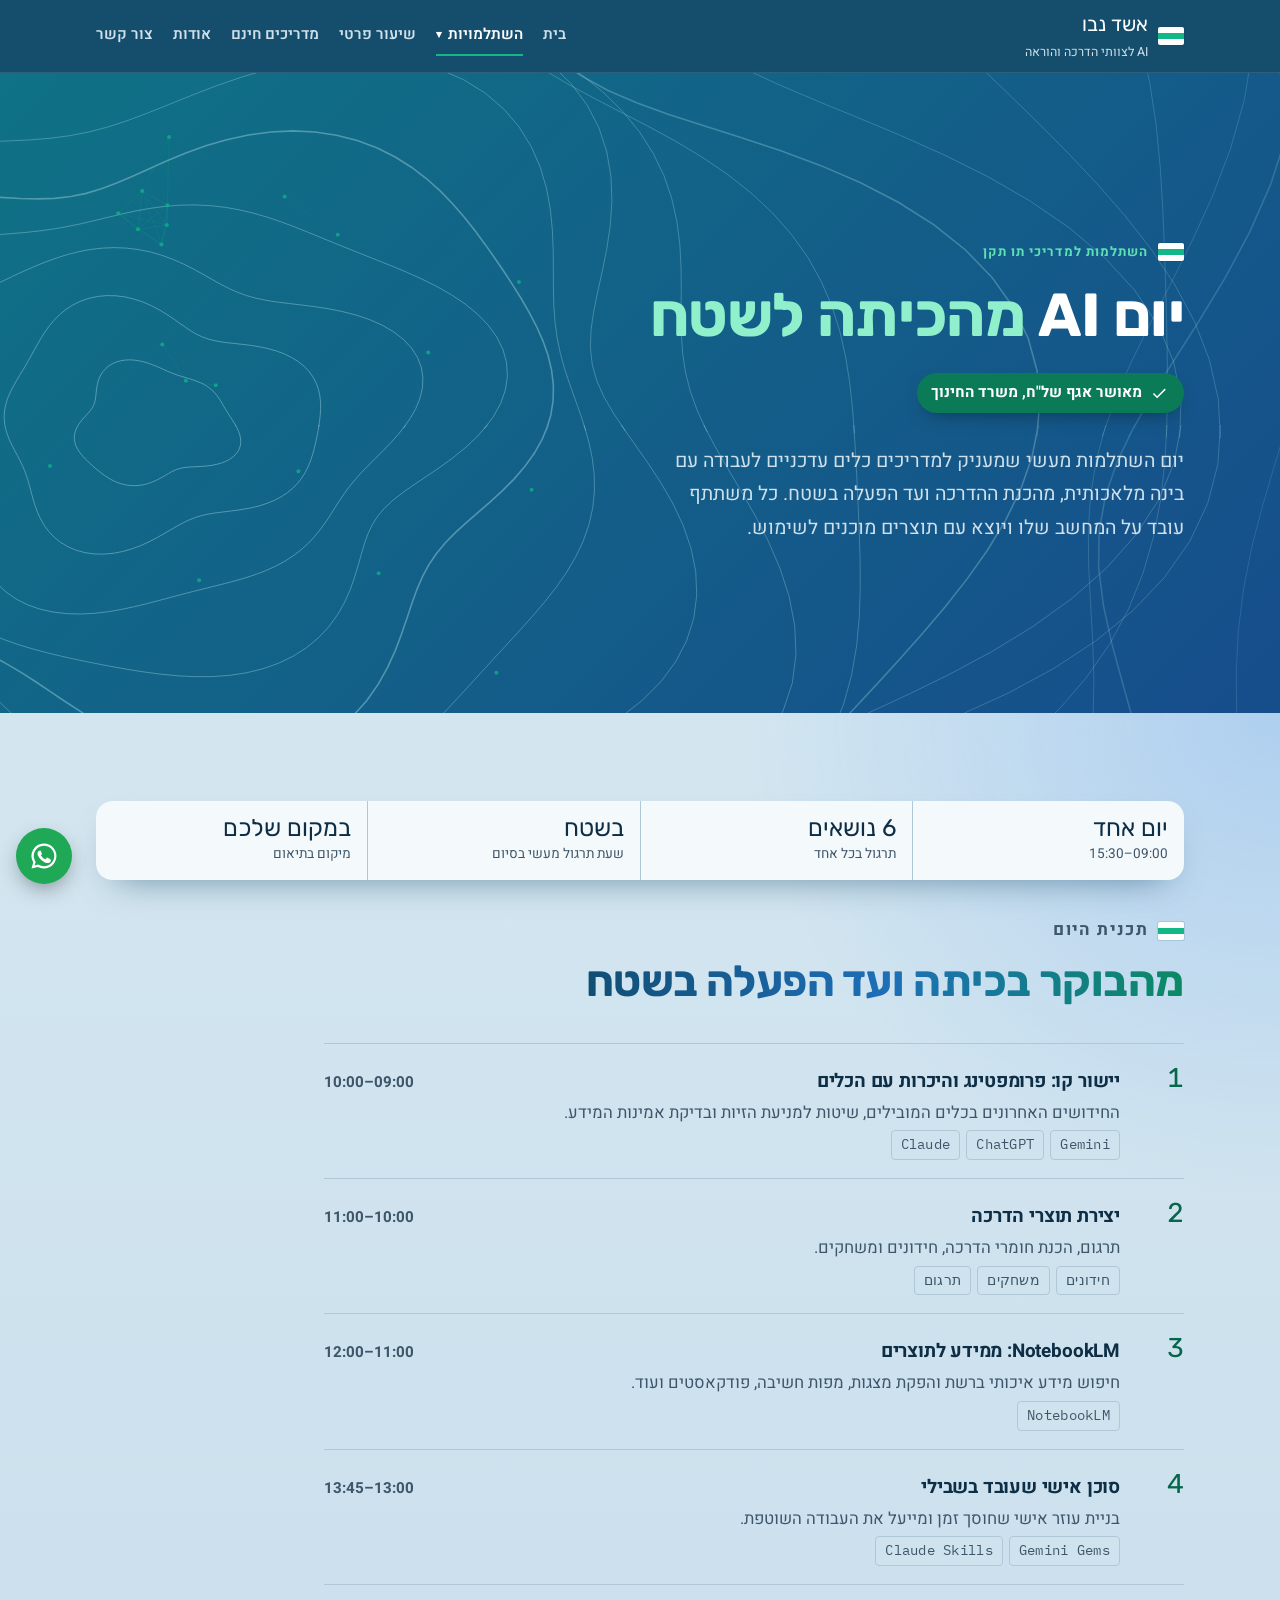
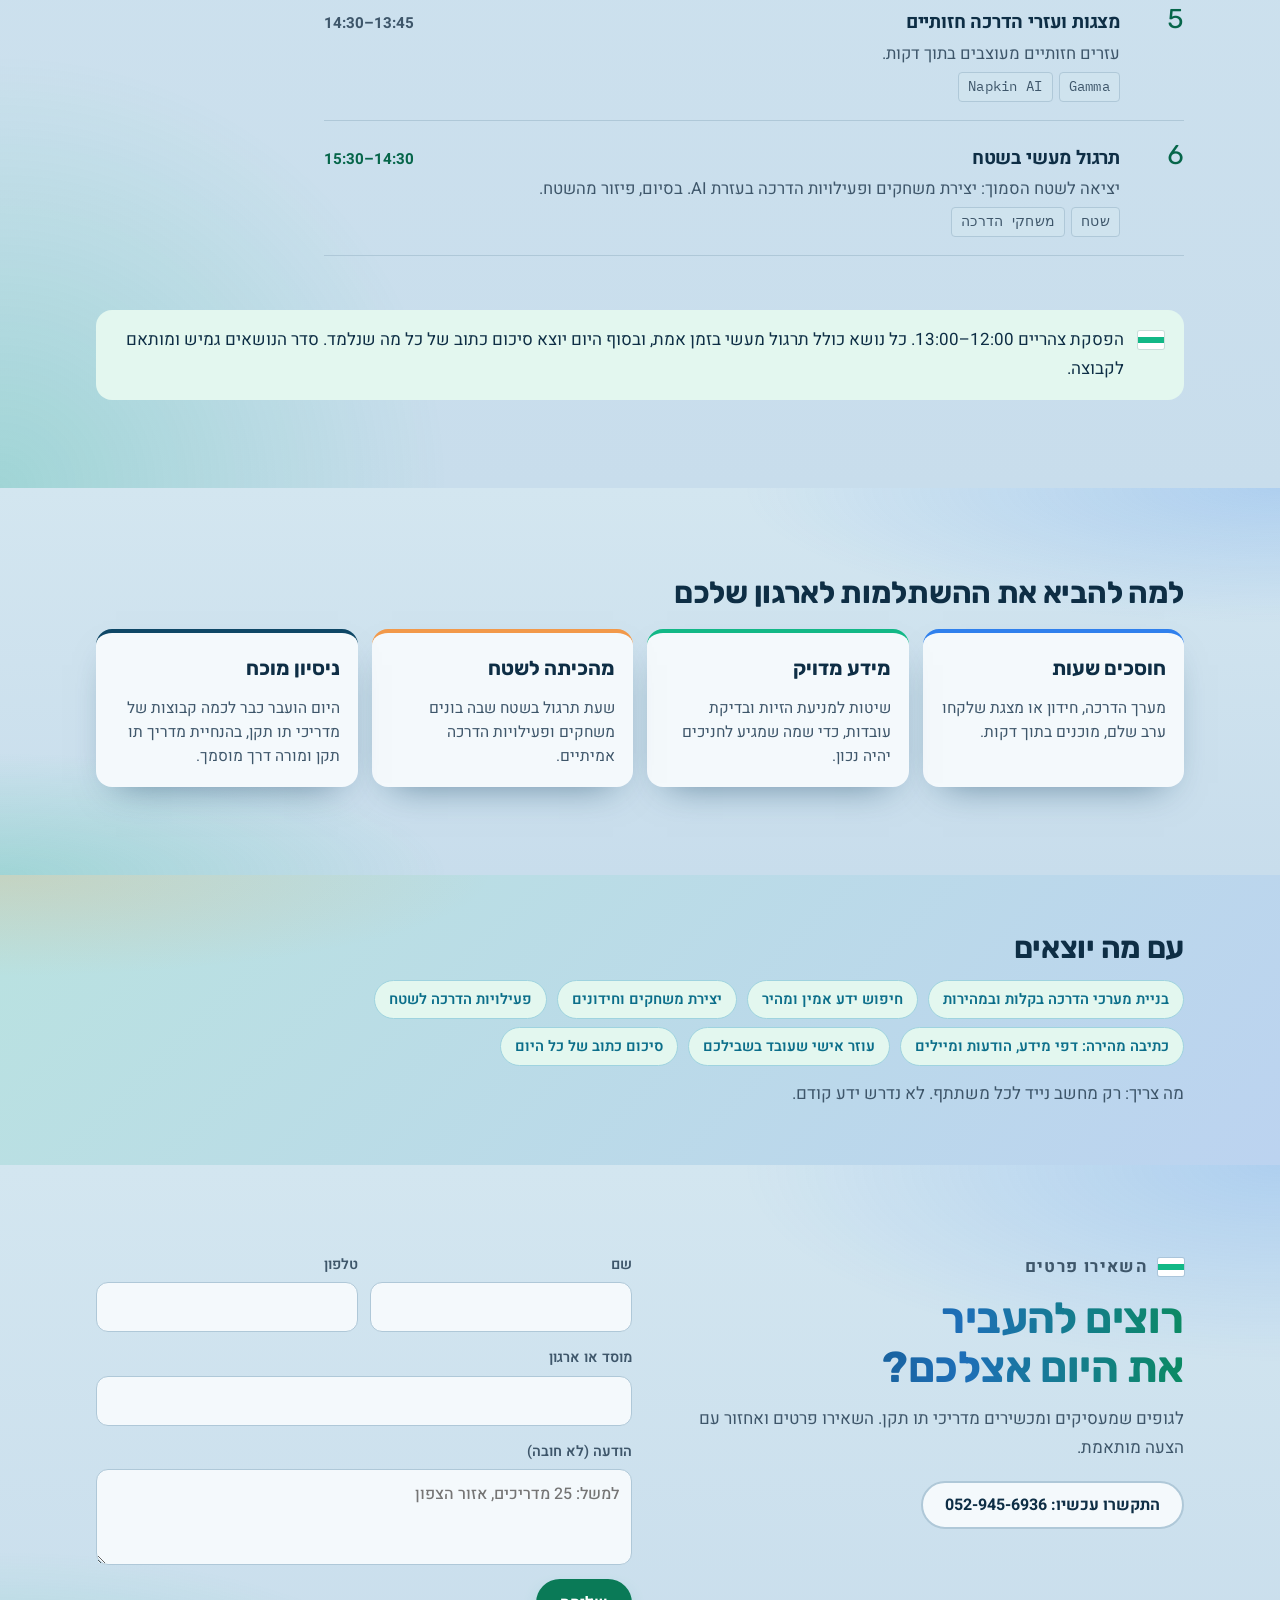
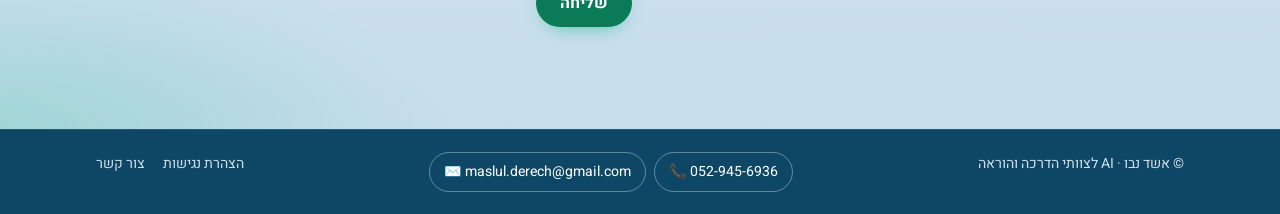
<file: tav-teken.html>
<!doctype html>
<html lang="he" dir="rtl">
<head>
<meta charset="utf-8">
<meta name="color-scheme" content="only light">
<meta name="viewport" content="width=device-width,initial-scale=1,viewport-fit=cover">
<title>השתלמות למדריכי תו תקן | אשד נבו</title>
<meta name="claude:viewport-fit-sides" content="cover">
<meta name="description" content="יום השתלמות מעשי בבינה מלאכותית וכלים טכנו-פדגוגיים למדריכי תו תקן: מהכנת ההדרכה ועד הפעלה בשטח.">
<meta property="og:title" content="אשד נבו | AI לצוותי הדרכה והוראה">
<meta property="og:description" content="יום השתלמות מעשי בבינה מלאכותית וכלים טכנו-פדגוגיים למדריכי תו תקן: מהכנת ההדרכה ועד הפעלה בשטח.">
<meta property="og:locale" content="he_IL">
<meta property="og:type" content="website">
<meta property="og:image" content="https://nevoes.github.io/eshed-ai/og.jpg">
<meta property="og:image:width" content="1200">
<meta property="og:image:height" content="630">
<meta name="twitter:card" content="summary_large_image">
<meta name="theme-color" content="#0E4766">
<link rel="icon" href="icon.svg" type="image/svg+xml">
<link rel="icon" href="favicon-32.png" sizes="32x32" type="image/png">
<link rel="apple-touch-icon" href="apple-touch-icon.png">
<link rel="manifest" href="manifest.webmanifest">
<meta name="apple-mobile-web-app-title" content="אשד נבו AI">
<link rel="preconnect" href="https://fonts.googleapis.com">
<link rel="preconnect" href="https://fonts.gstatic.com" crossorigin>
<link rel="stylesheet" href="https://fonts.googleapis.com/css2?family=Rubik:wght@500;700&family=Heebo:wght@400;500;600;700&family=IBM+Plex+Mono:wght@500&display=swap">
<link rel="stylesheet" href="style.css?v=17">
</head>
<body>
<a class="skip-link" href="#main">דילוג לתוכן</a>
<svg width="0" height="0" style="position:absolute" aria-hidden="true"><symbol id="i-wa" viewBox="0 0 24 24"><path fill="currentColor" d="M12 2a10 10 0 0 0-8.6 15.1L2 22l5-1.3A10 10 0 1 0 12 2zm0 18.2a8.2 8.2 0 0 1-4.2-1.2l-.3-.2-3 .8.8-2.9-.2-.3A8.2 8.2 0 1 1 12 20.2zm4.5-6.1c-.2-.1-1.5-.7-1.7-.8s-.4-.1-.6.1-.7.8-.8 1-.3.2-.5.1a6.7 6.7 0 0 1-3.3-2.9c-.2-.4.2-.4.7-1.3.1-.2 0-.3 0-.4l-.8-1.8c-.2-.5-.4-.4-.6-.4h-.5a1 1 0 0 0-.7.3 3 3 0 0 0-.9 2.2 5.2 5.2 0 0 0 1.1 2.7 11.8 11.8 0 0 0 4.5 4c1.7.7 2.3.8 3.2.6a2.7 2.7 0 0 0 1.8-1.2 2.2 2.2 0 0 0 .1-1.3c0-.1-.2-.2-.5-.3z"/></symbol></svg>
<header class="top"><div class="wrap">
  <a class="brand" href="index.html"><span class="blaze" aria-hidden="true"><i></i><i></i><i></i></span><span><b>אשד נבו</b><small>AI לצוותי הדרכה והוראה</small></span></a>
  <nav class="nav" aria-label="תוכן האתר"><a href="index.html">בית</a><div class="dd is-active"><button type="button" aria-haspopup="true" aria-expanded="false">השתלמויות<span aria-hidden="true">▾</span></button><div class="dd-panel"><a href="workshop.html">השתלמות 3 מפגשי AI</a><a href="course.html">פתרון למידה לעובדי הוראה</a><a href="tav-teken.html" aria-current="page">השתלמות למדריכי תו תקן</a><a href="tour-guides.html">השתלמות למורי דרך</a><a href="tech-hours.html">8 שעות טכנולוגיה לקורסי מורי דרך</a></div></div><a href="private.html">שיעור פרטי</a><a href="guides.html">מדריכים חינם</a><a href="about.html">אודות</a><a href="contact.html">צור קשר</a></nav>
  <details class="menu"><summary>תפריט</summary><nav class="panel" aria-label="תוכן האתר"><a href="index.html">בית</a><a href="workshop.html">השתלמות 3 מפגשי AI</a><a href="course.html">פתרון למידה לעובדי הוראה</a><a href="tav-teken.html" aria-current="page">השתלמות למדריכי תו תקן</a><a href="tour-guides.html">השתלמות למורי דרך</a><a href="tech-hours.html">8 שעות טכנולוגיה לקורסי מורי דרך</a><a href="private.html">שיעור פרטי</a><a href="guides.html">מדריכים חינם</a><a href="about.html">אודות</a><a href="contact.html">צור קשר</a></nav></details>
</div></header>
<main id="main" tabindex="-1">
<section class="band"><canvas class="map" aria-hidden="true"></canvas><div class="wrap">
  <p class="eyebrow"><span class="blaze" aria-hidden="true"><i></i><i></i><i></i></span>השתלמות למדריכי תו תקן</p>
  <h1>יום AI <em>מהכיתה לשטח</em></h1>
  <p class="approved"><svg viewBox="0 0 24 24" aria-hidden="true"><path fill="currentColor" d="M9.5 16.2 5.3 12l-1.4 1.4 5.6 5.6L21 7.5l-1.4-1.4z"/></svg>מאושר אגף של"ח, משרד החינוך</p>
  <p class="lead">יום השתלמות מעשי שמעניק למדריכים כלים עדכניים לעבודה עם בינה מלאכותית, מהכנת ההדרכה ועד הפעלה בשטח. כל משתתף עובד על המחשב שלו ויוצא עם תוצרים מוכנים לשימוש.</p>
</div></section>

<section><div class="wrap" style="display:grid;gap:clamp(24px,4vw,36px)">
  <div class="specs"><div><b>יום אחד</b><small>09:00–15:30</small></div><div><b>6 נושאים</b><small>תרגול בכל אחד</small></div><div><b>בשטח</b><small>שעת תרגול מעשי בסיום</small></div><div><b>במקום שלכם</b><small>מיקום בתיאום</small></div></div>
  <div class="sec-head" style="margin:0"><p class="eyebrow"><span class="blaze" aria-hidden="true"><i></i><i></i><i></i></span>תכנית היום</p><h2>מהבוקר בכיתה ועד הפעלה בשטח</h2></div>
  <ol class="syll"><li><span class="n">1</span><h3>יישור קו: פרומפטינג והיכרות עם הכלים</h3><span class="type">09:00–10:00</span><p class="desc">החידושים האחרונים בכלים המובילים, שיטות למניעת הזיות ובדיקת אמינות המידע.</p><div class="tools mono"><span>Gemini</span><span>ChatGPT</span><span>Claude</span></div></li><li><span class="n">2</span><h3>יצירת תוצרי הדרכה</h3><span class="type">10:00–11:00</span><p class="desc">תרגום, הכנת חומרי הדרכה, חידונים ומשחקים.</p><div class="tools mono"><span>חידונים</span><span>משחקים</span><span>תרגום</span></div></li><li><span class="n">3</span><h3>NotebookLM: ממידע לתוצרים</h3><span class="type">11:00–12:00</span><p class="desc">חיפוש מידע איכותי ברשת והפקת מצגות, מפות חשיבה, פודקאסטים ועוד.</p><div class="tools mono"><span>NotebookLM</span></div></li><li><span class="n">4</span><h3>סוכן אישי שעובד בשבילי</h3><span class="type">13:00–13:45</span><p class="desc">בניית עוזר אישי שחוסך זמן ומייעל את העבודה השוטפת.</p><div class="tools mono"><span>Gemini Gems</span><span>Claude Skills</span></div></li><li><span class="n">5</span><h3>מצגות ועזרי הדרכה חזותיים</h3><span class="type">13:45–14:30</span><p class="desc">עזרים חזותיים מעוצבים בתוך דקות.</p><div class="tools mono"><span>Gamma</span><span>Napkin AI</span></div></li><li><span class="n">6</span><h3>תרגול מעשי בשטח</h3><span class="type a">14:30–15:30</span><p class="desc">יציאה לשטח הסמוך: יצירת משחקים ופעילויות הדרכה בעזרת AI. בסיום, פיזור מהשטח.</p><div class="tools mono"><span>שטח</span><span>משחקי הדרכה</span></div></li></ol>
  <p class="note"><span class="blaze" aria-hidden="true"><i></i><i></i><i></i></span><span>הפסקת צהריים 12:00–13:00. כל נושא כולל תרגול מעשי בזמן אמת, ובסוף היום יוצא סיכום כתוב של כל מה שנלמד. סדר הנושאים גמיש ומותאם לקבוצה.</span></p>
</div></section>

<section><div class="wrap" style="display:grid;gap:18px"><h2 style="font-size:clamp(1.4rem,2.8vw,1.9rem)">למה להביא את ההשתלמות לארגון שלכם</h2><div class="why"><div><b>חוסכים שעות</b><p>מערך הדרכה, חידון או מצגת שלקחו ערב שלם, מוכנים בתוך דקות.</p></div><div><b>מידע מדויק</b><p>שיטות למניעת הזיות ובדיקת עובדות, כדי שמה שמגיע לחניכים יהיה נכון.</p></div><div><b>מהכיתה לשטח</b><p>שעת תרגול בשטח שבה בונים משחקים ופעילויות הדרכה אמיתיים.</p></div><div><b>ניסיון מוכח</b><p>היום הועבר כבר לכמה קבוצות של מדריכי תו תקן, בהנחיית מדריך תו תקן ומורה דרך מוסמך.</p></div></div></div></section>
<section class="alt" style="padding-block:clamp(36px,5vw,56px)"><div class="wrap" style="display:grid;gap:14px">
  <h2 style="font-size:clamp(1.4rem,2.8vw,1.9rem)">עם מה יוצאים</h2>
  <div class="aud"><span>בניית מערכי הדרכה בקלות ובמהירות</span><span>חיפוש ידע אמין ומהיר</span><span>יצירת משחקים וחידונים</span><span>פעילויות הדרכה לשטח</span><span>כתיבה מהירה: דפי מידע, הודעות ומיילים</span><span>עוזר אישי שעובד בשבילכם</span><span>סיכום כתוב של כל היום</span></div>
  <p style="color:var(--muted)">מה צריך: רק מחשב נייד לכל משתתף. לא נדרש ידע קודם.</p>
</div></section>

<section id="form"><div class="wrap split">
  <div class="sec-head" style="margin:0"><p class="eyebrow"><span class="blaze" aria-hidden="true"><i></i><i></i><i></i></span>השאירו פרטים</p><h2>רוצים להעביר את היום אצלכם?</h2><p>לגופים שמעסיקים ומכשירים מדריכי תו תקן. השאירו פרטים ואחזור עם הצעה מותאמת.</p>
  <div class="actions" style="margin-top:6px"><a class="btn btn-line" href="tel:+972529456936">התקשרו עכשיו: 052-945-6936</a></div></div>
  <form class="lead-form" data-topic="השתלמות למדריכי תו תקן" novalidate>
    <div class="row2">
      <div class="field"><label for="t-name">שם</label><input id="t-name" name="name" autocomplete="name" required></div>
      <div class="field"><label for="t-phone">טלפון</label><input id="t-phone" name="phone" type="tel" autocomplete="tel" inputmode="tel" required></div>
    </div>
    <div class="field"><label for="t-org">מוסד או ארגון</label><input id="t-org" name="org" autocomplete="organization"></div>
    <div class="field"><label for="t-msg">הודעה (לא חובה)</label><textarea id="t-msg" name="msg" placeholder="למשל: 25 מדריכים, אזור הצפון"></textarea></div>
    <button class="btn btn-blaze" type="submit">שליחה</button>
    <p class="form-msg" aria-live="polite"></p>
    <a class="btn btn-wa send-link" href="#" target="_blank" rel="noopener" hidden><svg><use href="#i-wa"/></svg>שליחה בווטסאפ</a>
  </form>
</div></section>
</main>
<footer class="site"><div class="wrap"><span>© אשד נבו · AI לצוותי הדרכה והוראה</span><span class="foot-contact"><a class="foot-btn" href="tel:+972529456936" aria-label="התקשרו: 052-945-6936">📞 052-945-6936</a><a class="foot-btn" href="mailto:maslul.derech@gmail.com" aria-label="שליחת מייל">✉️ maslul.derech@gmail.com</a></span><nav aria-label="קישורים נוספים"><a href="accessibility.html">הצהרת נגישות</a><a href="contact.html">צור קשר</a></nav></div></footer>
<a class="wa-float" href="https://wa.me/972529456936?text=%D7%94%D7%99%D7%99%20%D7%90%D7%A9%D7%93%2C%20%D7%90%D7%A9%D7%9E%D7%97%20%D7%9C%D7%A9%D7%9E%D7%95%D7%A2%20%D7%A2%D7%9C%20%D7%94%D7%94%D7%A9%D7%AA%D7%9C%D7%9E%D7%95%D7%99%D7%95%D7%AA" target="_blank" rel="noopener" aria-label="שליחת הודעה בווטסאפ"><svg><use href="#i-wa"/></svg></a>
<script src="site.js?v=4"></script>
<script data-goatcounter="https://maslul-ai.goatcounter.com/count" async src="https://gc.zgo.at/count.js"></script>
</body>
</html>
</file>
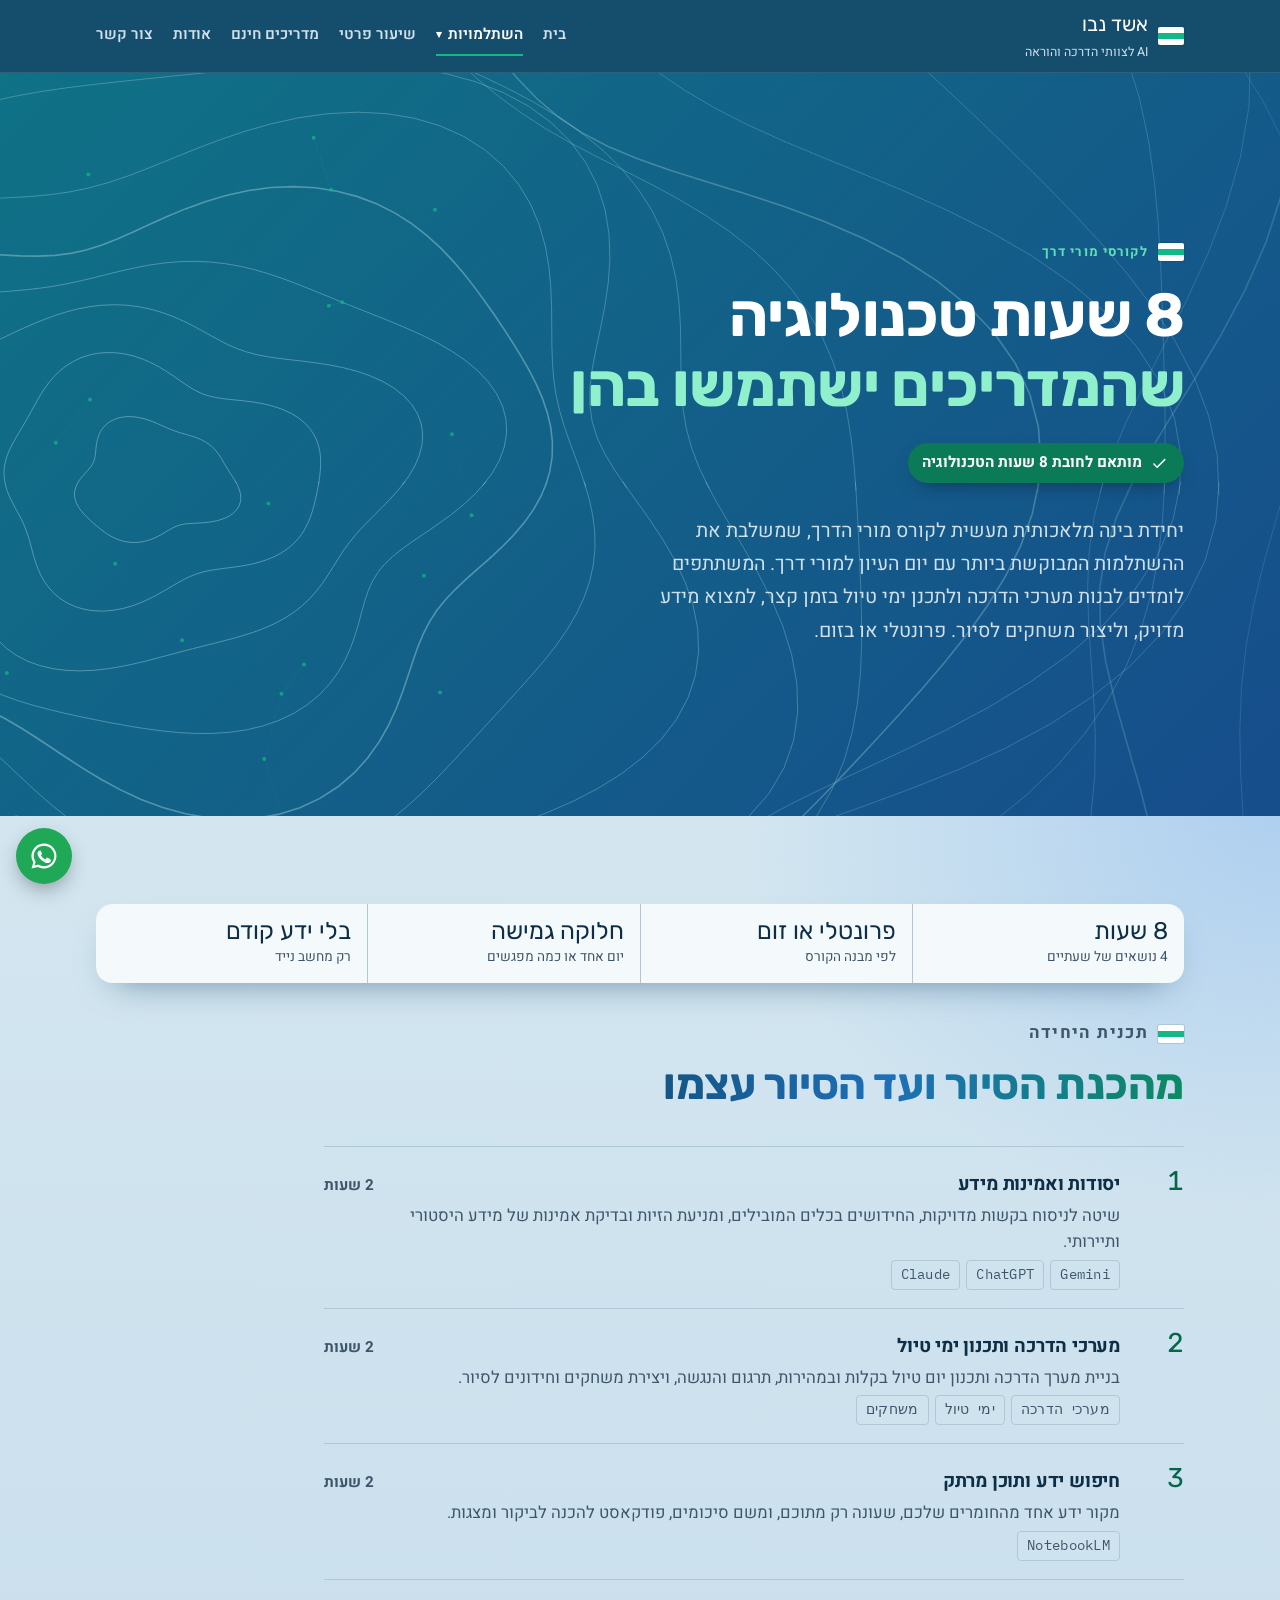
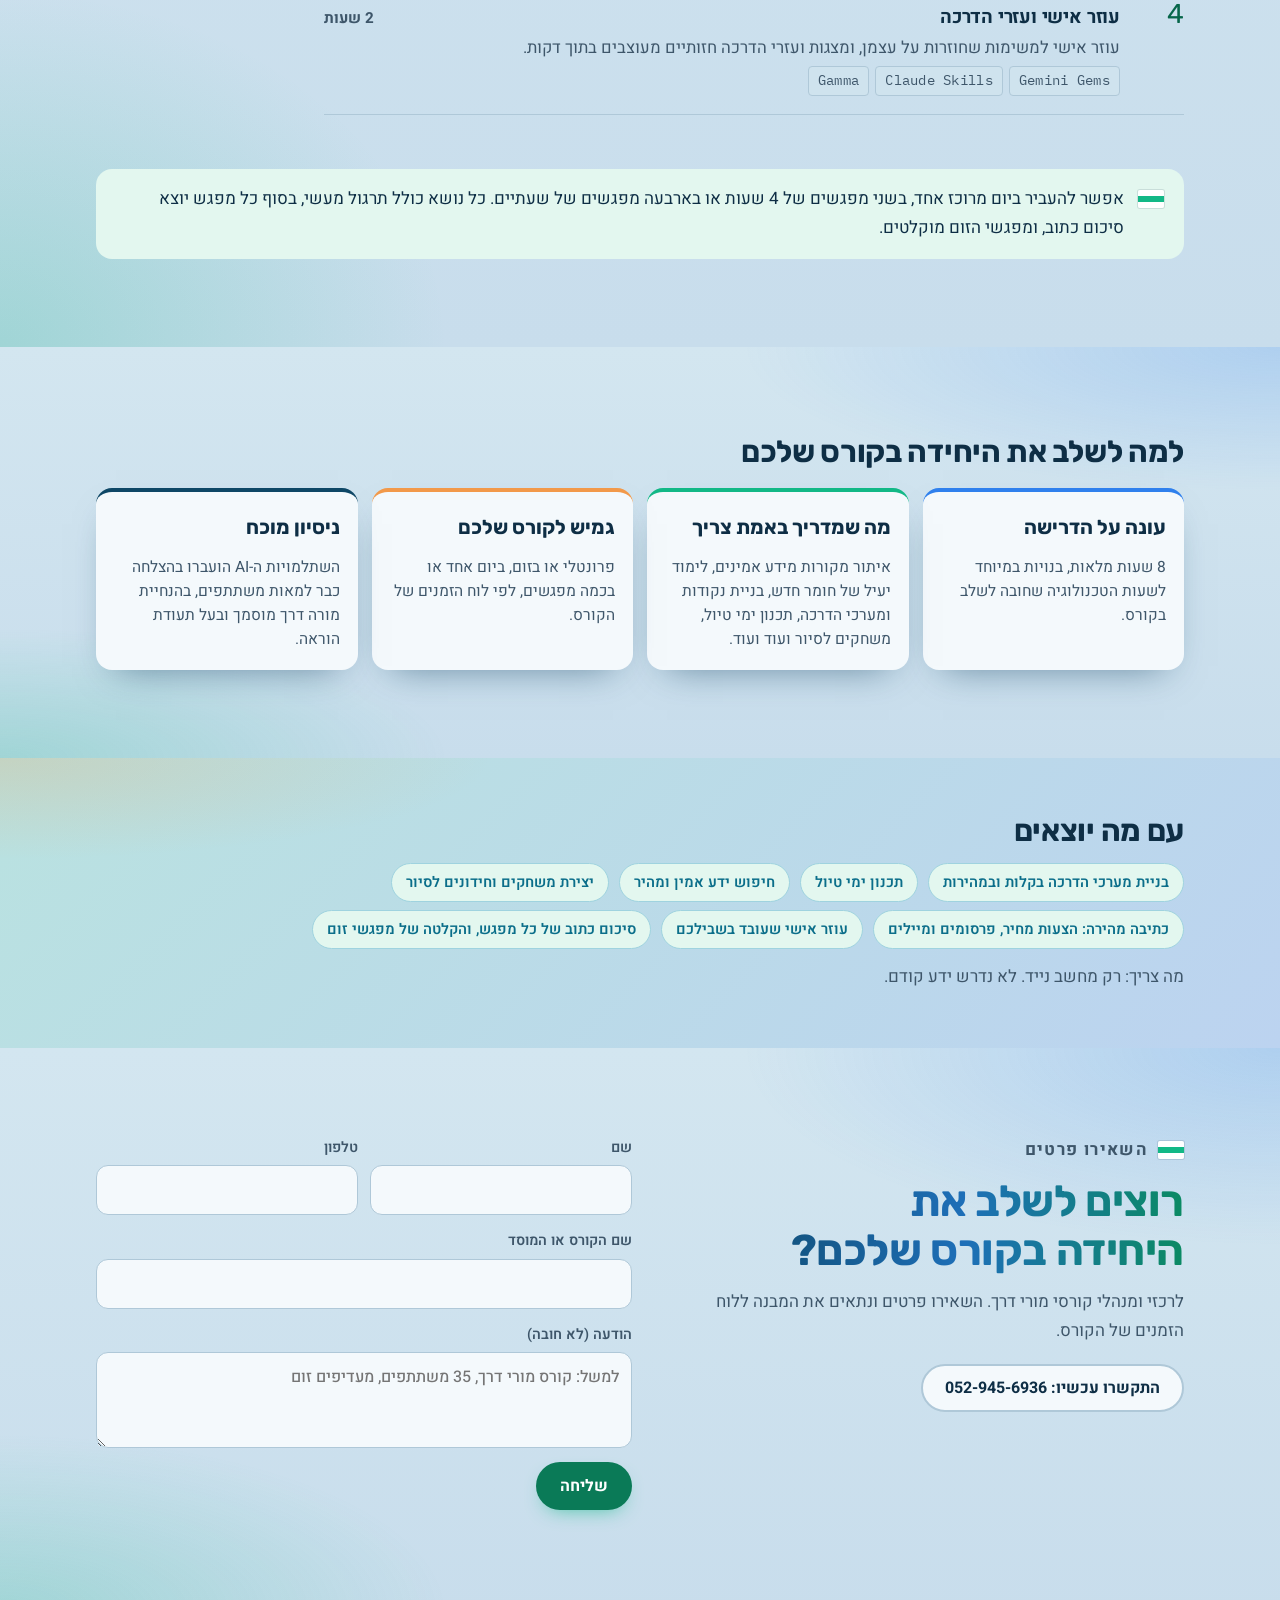
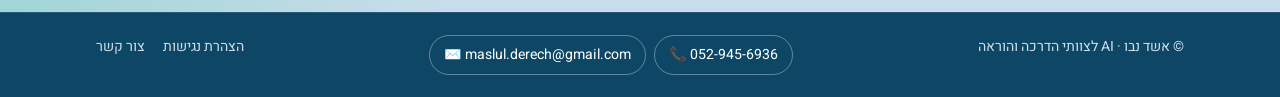
<file: tech-hours.html>
<!doctype html>
<html lang="he" dir="rtl">
<head>
<meta charset="utf-8">
<meta name="color-scheme" content="only light">
<meta name="viewport" content="width=device-width,initial-scale=1,viewport-fit=cover">
<title>8 שעות טכנולוגיה לקורסי מורי דרך | אשד נבו</title>
<meta name="claude:viewport-fit-sides" content="cover">
<meta name="description" content="8 שעות טכנולוגיה לקורסי מורי דרך: בינה מלאכותית מעשית למדריך, פרונטלי או בזום.">
<meta property="og:title" content="אשד נבו | AI לצוותי הדרכה והוראה">
<meta property="og:description" content="8 שעות טכנולוגיה לקורסי מורי דרך: בינה מלאכותית מעשית למדריך, פרונטלי או בזום.">
<meta property="og:locale" content="he_IL">
<meta property="og:type" content="website">
<meta property="og:image" content="https://nevoes.github.io/eshed-ai/og.jpg">
<meta property="og:image:width" content="1200">
<meta property="og:image:height" content="630">
<meta name="twitter:card" content="summary_large_image">
<meta name="theme-color" content="#0E4766">
<link rel="icon" href="icon.svg" type="image/svg+xml">
<link rel="icon" href="favicon-32.png" sizes="32x32" type="image/png">
<link rel="apple-touch-icon" href="apple-touch-icon.png">
<link rel="manifest" href="manifest.webmanifest">
<meta name="apple-mobile-web-app-title" content="אשד נבו AI">
<link rel="preconnect" href="https://fonts.googleapis.com">
<link rel="preconnect" href="https://fonts.gstatic.com" crossorigin>
<link rel="stylesheet" href="https://fonts.googleapis.com/css2?family=Rubik:wght@500;700&family=Heebo:wght@400;500;600;700&family=IBM+Plex+Mono:wght@500&display=swap">
<link rel="stylesheet" href="style.css?v=17">
</head>
<body>
<a class="skip-link" href="#main">דילוג לתוכן</a>
<svg width="0" height="0" style="position:absolute" aria-hidden="true"><symbol id="i-wa" viewBox="0 0 24 24"><path fill="currentColor" d="M12 2a10 10 0 0 0-8.6 15.1L2 22l5-1.3A10 10 0 1 0 12 2zm0 18.2a8.2 8.2 0 0 1-4.2-1.2l-.3-.2-3 .8.8-2.9-.2-.3A8.2 8.2 0 1 1 12 20.2zm4.5-6.1c-.2-.1-1.5-.7-1.7-.8s-.4-.1-.6.1-.7.8-.8 1-.3.2-.5.1a6.7 6.7 0 0 1-3.3-2.9c-.2-.4.2-.4.7-1.3.1-.2 0-.3 0-.4l-.8-1.8c-.2-.5-.4-.4-.6-.4h-.5a1 1 0 0 0-.7.3 3 3 0 0 0-.9 2.2 5.2 5.2 0 0 0 1.1 2.7 11.8 11.8 0 0 0 4.5 4c1.7.7 2.3.8 3.2.6a2.7 2.7 0 0 0 1.8-1.2 2.2 2.2 0 0 0 .1-1.3c0-.1-.2-.2-.5-.3z"/></symbol></svg>
<header class="top"><div class="wrap">
  <a class="brand" href="index.html"><span class="blaze" aria-hidden="true"><i></i><i></i><i></i></span><span><b>אשד נבו</b><small>AI לצוותי הדרכה והוראה</small></span></a>
  <nav class="nav" aria-label="תוכן האתר"><a href="index.html">בית</a><div class="dd is-active"><button type="button" aria-haspopup="true" aria-expanded="false">השתלמויות<span aria-hidden="true">▾</span></button><div class="dd-panel"><a href="workshop.html">השתלמות 3 מפגשי AI</a><a href="course.html">פתרון למידה לעובדי הוראה</a><a href="tav-teken.html">השתלמות למדריכי תו תקן</a><a href="tour-guides.html">השתלמות למורי דרך</a><a href="tech-hours.html" aria-current="page">8 שעות טכנולוגיה לקורסי מורי דרך</a></div></div><a href="private.html">שיעור פרטי</a><a href="guides.html">מדריכים חינם</a><a href="about.html">אודות</a><a href="contact.html">צור קשר</a></nav>
  <details class="menu"><summary>תפריט</summary><nav class="panel" aria-label="תוכן האתר"><a href="index.html">בית</a><a href="workshop.html">השתלמות 3 מפגשי AI</a><a href="course.html">פתרון למידה לעובדי הוראה</a><a href="tav-teken.html">השתלמות למדריכי תו תקן</a><a href="tour-guides.html">השתלמות למורי דרך</a><a href="tech-hours.html" aria-current="page">8 שעות טכנולוגיה לקורסי מורי דרך</a><a href="private.html">שיעור פרטי</a><a href="guides.html">מדריכים חינם</a><a href="about.html">אודות</a><a href="contact.html">צור קשר</a></nav></details>
</div></header>
<main id="main" tabindex="-1">
<section class="band"><canvas class="map" aria-hidden="true"></canvas><div class="wrap">
  <p class="eyebrow"><span class="blaze" aria-hidden="true"><i></i><i></i><i></i></span>לקורסי מורי דרך</p>
  <h1>8 שעות טכנולוגיה <em>שהמדריכים ישתמשו בהן</em></h1>
  <p class="approved"><svg viewBox="0 0 24 24" aria-hidden="true"><path fill="currentColor" d="M9.5 16.2 5.3 12l-1.4 1.4 5.6 5.6L21 7.5l-1.4-1.4z"/></svg>מותאם לחובת 8 שעות הטכנולוגיה</p>
  <p class="lead">יחידת בינה מלאכותית מעשית לקורס מורי הדרך, שמשלבת את ההשתלמות המבוקשת ביותר עם יום העיון למורי דרך. המשתתפים לומדים לבנות מערכי הדרכה ולתכנן ימי טיול בזמן קצר, למצוא מידע מדויק, וליצור משחקים לסיור. פרונטלי או בזום.</p>
</div></section>

<section><div class="wrap" style="display:grid;gap:clamp(24px,4vw,36px)">
  <div class="specs"><div><b>8 שעות</b><small>4 נושאים של שעתיים</small></div><div><b>פרונטלי או זום</b><small>לפי מבנה הקורס</small></div><div><b>חלוקה גמישה</b><small>יום אחד או כמה מפגשים</small></div><div><b>בלי ידע קודם</b><small>רק מחשב נייד</small></div></div>
  <div class="sec-head" style="margin:0"><p class="eyebrow"><span class="blaze" aria-hidden="true"><i></i><i></i><i></i></span>תכנית היחידה</p><h2>מהכנת הסיור ועד הסיור עצמו</h2></div>
  <ol class="syll"><li><span class="n">1</span><h3>יסודות ואמינות מידע</h3><span class="type">2 שעות</span><p class="desc">שיטה לניסוח בקשות מדויקות, החידושים בכלים המובילים, ומניעת הזיות ובדיקת אמינות של מידע היסטורי ותיירותי.</p><div class="tools mono"><span>Gemini</span><span>ChatGPT</span><span>Claude</span></div></li><li><span class="n">2</span><h3>מערכי הדרכה ותכנון ימי טיול</h3><span class="type">2 שעות</span><p class="desc">בניית מערך הדרכה ותכנון יום טיול בקלות ובמהירות, תרגום והנגשה, ויצירת משחקים וחידונים לסיור.</p><div class="tools mono"><span>מערכי הדרכה</span><span>ימי טיול</span><span>משחקים</span></div></li><li><span class="n">3</span><h3>חיפוש ידע ותוכן מרתק</h3><span class="type">2 שעות</span><p class="desc">מקור ידע אחד מהחומרים שלכם, שעונה רק מתוכם, ומשם סיכומים, פודקאסט להכנה לביקור ומצגות.</p><div class="tools mono"><span>NotebookLM</span></div></li><li><span class="n">4</span><h3>עוזר אישי ועזרי הדרכה</h3><span class="type">2 שעות</span><p class="desc">עוזר אישי למשימות שחוזרות על עצמן, ומצגות ועזרי הדרכה חזותיים מעוצבים בתוך דקות.</p><div class="tools mono"><span>Gemini Gems</span><span>Claude Skills</span><span>Gamma</span></div></li></ol>
  <p class="note"><span class="blaze" aria-hidden="true"><i></i><i></i><i></i></span><span>אפשר להעביר ביום מרוכז אחד, בשני מפגשים של 4 שעות או בארבעה מפגשים של שעתיים. כל נושא כולל תרגול מעשי, בסוף כל מפגש יוצא סיכום כתוב, ומפגשי הזום מוקלטים.</span></p>
</div></section>

<section><div class="wrap" style="display:grid;gap:18px"><h2 style="font-size:clamp(1.4rem,2.8vw,1.9rem)">למה לשלב את היחידה בקורס שלכם</h2><div class="why"><div><b>עונה על הדרישה</b><p>8 שעות מלאות, בנויות במיוחד לשעות הטכנולוגיה שחובה לשלב בקורס.</p></div><div><b>מה שמדריך באמת צריך</b><p>איתור מקורות מידע אמינים, לימוד יעיל של חומר חדש, בניית נקודות ומערכי הדרכה, תכנון ימי טיול, משחקים לסיור ועוד ועוד.</p></div><div><b>גמיש לקורס שלכם</b><p>פרונטלי או בזום, ביום אחד או בכמה מפגשים, לפי לוח הזמנים של הקורס.</p></div><div><b>ניסיון מוכח</b><p>השתלמויות ה-AI הועברו בהצלחה כבר למאות משתתפים, בהנחיית מורה דרך מוסמך ובעל תעודת הוראה.</p></div></div></div></section>

<section class="alt" style="padding-block:clamp(36px,5vw,56px)"><div class="wrap" style="display:grid;gap:14px">
  <h2 style="font-size:clamp(1.4rem,2.8vw,1.9rem)">עם מה יוצאים</h2>
  <div class="aud"><span>בניית מערכי הדרכה בקלות ובמהירות</span><span>תכנון ימי טיול</span><span>חיפוש ידע אמין ומהיר</span><span>יצירת משחקים וחידונים לסיור</span><span>כתיבה מהירה: הצעות מחיר, פרסומים ומיילים</span><span>עוזר אישי שעובד בשבילכם</span><span>סיכום כתוב של כל מפגש, והקלטה של מפגשי זום</span></div>
  <p style="color:var(--muted)">מה צריך: רק מחשב נייד. לא נדרש ידע קודם.</p>
</div></section>

<section id="form"><div class="wrap split">
  <div class="sec-head" style="margin:0"><p class="eyebrow"><span class="blaze" aria-hidden="true"><i></i><i></i><i></i></span>השאירו פרטים</p><h2>רוצים לשלב את היחידה בקורס שלכם?</h2><p>לרכזי ומנהלי קורסי מורי דרך. השאירו פרטים ונתאים את המבנה ללוח הזמנים של הקורס.</p>
  <div class="actions" style="margin-top:6px"><a class="btn btn-line" href="tel:+972529456936">התקשרו עכשיו: 052-945-6936</a></div></div>
  <form class="lead-form" data-topic="8 שעות טכנולוגיה לקורס מורי דרך" novalidate>
    <div class="row2">
      <div class="field"><label for="h-name">שם</label><input id="h-name" name="name" autocomplete="name" required></div>
      <div class="field"><label for="h-phone">טלפון</label><input id="h-phone" name="phone" type="tel" autocomplete="tel" inputmode="tel" required></div>
    </div>
    <div class="field"><label for="h-org">שם הקורס או המוסד</label><input id="h-org" name="org" autocomplete="organization"></div>
    <div class="field"><label for="h-msg">הודעה (לא חובה)</label><textarea id="h-msg" name="msg" placeholder="למשל: קורס מורי דרך, 35 משתתפים, מעדיפים זום"></textarea></div>
    <button class="btn btn-blaze" type="submit">שליחה</button>
    <p class="form-msg" aria-live="polite"></p>
    <a class="btn btn-wa send-link" href="#" target="_blank" rel="noopener" hidden><svg><use href="#i-wa"/></svg>שליחה בווטסאפ</a>
  </form>
</div></section>
</main>
<footer class="site"><div class="wrap"><span>© אשד נבו · AI לצוותי הדרכה והוראה</span><span class="foot-contact"><a class="foot-btn" href="tel:+972529456936" aria-label="התקשרו: 052-945-6936">📞 052-945-6936</a><a class="foot-btn" href="mailto:maslul.derech@gmail.com" aria-label="שליחת מייל">✉️ maslul.derech@gmail.com</a></span><nav aria-label="קישורים נוספים"><a href="accessibility.html">הצהרת נגישות</a><a href="contact.html">צור קשר</a></nav></div></footer>
<a class="wa-float" href="https://wa.me/972529456936?text=%D7%94%D7%99%D7%99%20%D7%90%D7%A9%D7%93%2C%20%D7%90%D7%A9%D7%9E%D7%97%20%D7%9C%D7%A9%D7%9E%D7%95%D7%A2%20%D7%A2%D7%9C%20%D7%94%D7%94%D7%A9%D7%AA%D7%9C%D7%9E%D7%95%D7%99%D7%95%D7%AA" target="_blank" rel="noopener" aria-label="שליחת הודעה בווטסאפ"><svg><use href="#i-wa"/></svg></a>
<script src="site.js?v=4"></script>
<script data-goatcounter="https://maslul-ai.goatcounter.com/count" async src="https://gc.zgo.at/count.js"></script>
</body>
</html>
</file>
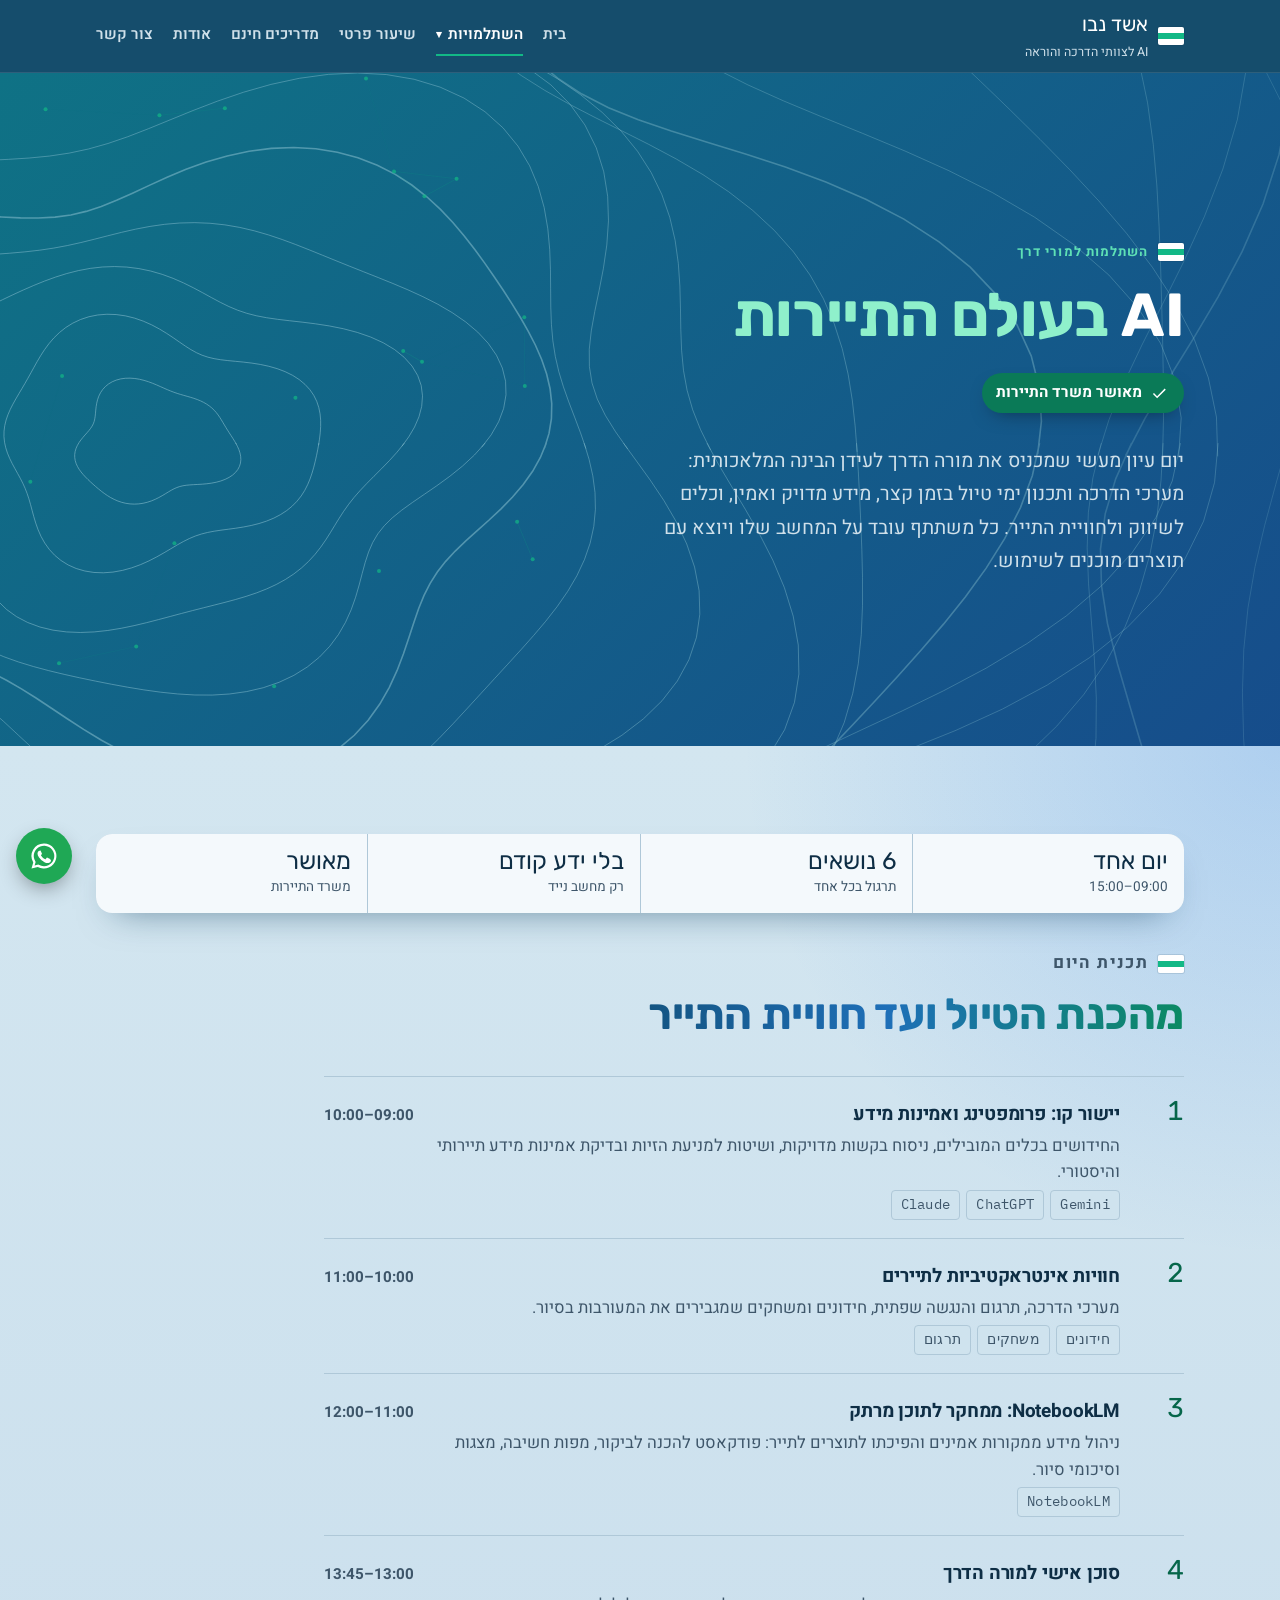
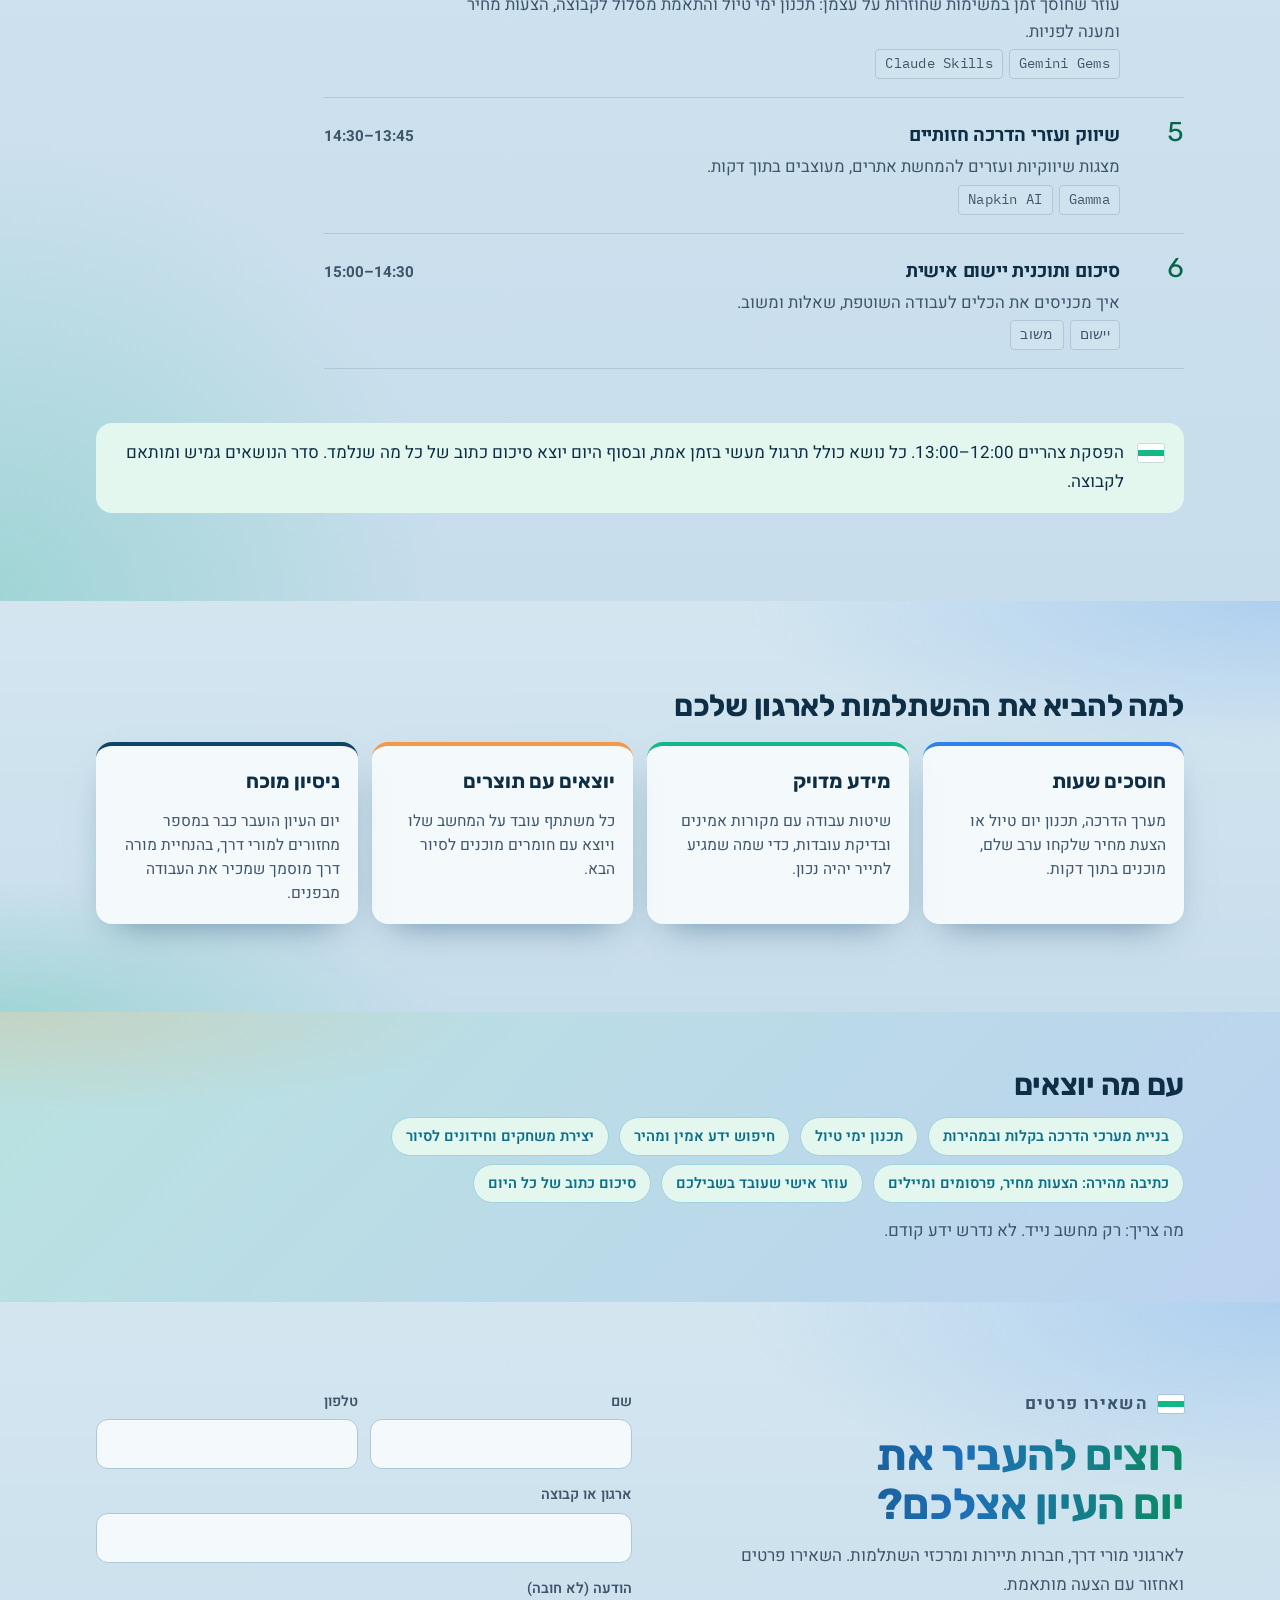
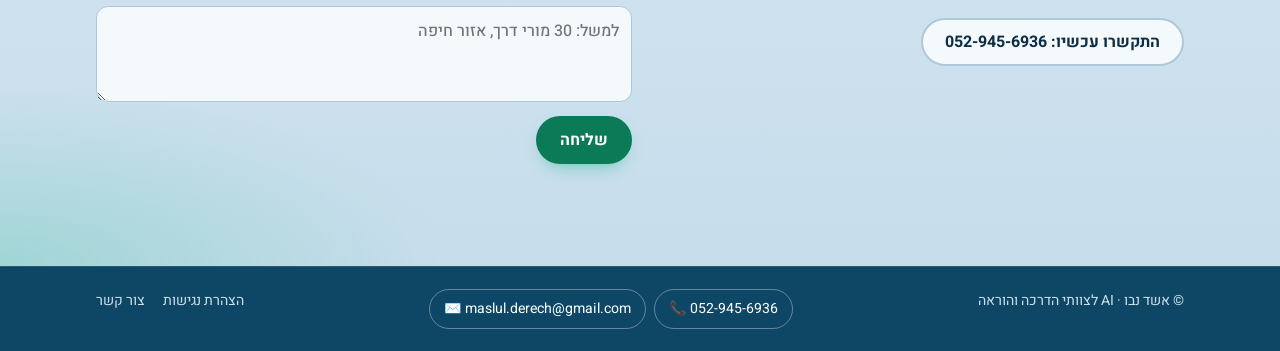
<file: tour-guides.html>
<!doctype html>
<html lang="he" dir="rtl">
<head>
<meta charset="utf-8">
<meta name="color-scheme" content="only light">
<meta name="viewport" content="width=device-width,initial-scale=1,viewport-fit=cover">
<title>השתלמות למורי דרך | אשד נבו</title>
<meta name="claude:viewport-fit-sides" content="cover">
<meta name="description" content="יום עיון מעשי למורי דרך: בינה מלאכותית בחוויית התייר, בהכנת ההדרכה ובשיווק. מאושר משרד התיירות.">
<meta property="og:title" content="אשד נבו | AI לצוותי הדרכה והוראה">
<meta property="og:description" content="יום עיון מעשי למורי דרך: בינה מלאכותית בחוויית התייר, בהכנת ההדרכה ובשיווק. מאושר משרד התיירות.">
<meta property="og:locale" content="he_IL">
<meta property="og:type" content="website">
<meta property="og:image" content="https://nevoes.github.io/eshed-ai/og.jpg">
<meta property="og:image:width" content="1200">
<meta property="og:image:height" content="630">
<meta name="twitter:card" content="summary_large_image">
<meta name="theme-color" content="#0E4766">
<link rel="icon" href="icon.svg" type="image/svg+xml">
<link rel="icon" href="favicon-32.png" sizes="32x32" type="image/png">
<link rel="apple-touch-icon" href="apple-touch-icon.png">
<link rel="manifest" href="manifest.webmanifest">
<meta name="apple-mobile-web-app-title" content="אשד נבו AI">
<link rel="preconnect" href="https://fonts.googleapis.com">
<link rel="preconnect" href="https://fonts.gstatic.com" crossorigin>
<link rel="stylesheet" href="https://fonts.googleapis.com/css2?family=Rubik:wght@500;700&family=Heebo:wght@400;500;600;700&family=IBM+Plex+Mono:wght@500&display=swap">
<link rel="stylesheet" href="style.css?v=17">
</head>
<body>
<a class="skip-link" href="#main">דילוג לתוכן</a>
<svg width="0" height="0" style="position:absolute" aria-hidden="true"><symbol id="i-wa" viewBox="0 0 24 24"><path fill="currentColor" d="M12 2a10 10 0 0 0-8.6 15.1L2 22l5-1.3A10 10 0 1 0 12 2zm0 18.2a8.2 8.2 0 0 1-4.2-1.2l-.3-.2-3 .8.8-2.9-.2-.3A8.2 8.2 0 1 1 12 20.2zm4.5-6.1c-.2-.1-1.5-.7-1.7-.8s-.4-.1-.6.1-.7.8-.8 1-.3.2-.5.1a6.7 6.7 0 0 1-3.3-2.9c-.2-.4.2-.4.7-1.3.1-.2 0-.3 0-.4l-.8-1.8c-.2-.5-.4-.4-.6-.4h-.5a1 1 0 0 0-.7.3 3 3 0 0 0-.9 2.2 5.2 5.2 0 0 0 1.1 2.7 11.8 11.8 0 0 0 4.5 4c1.7.7 2.3.8 3.2.6a2.7 2.7 0 0 0 1.8-1.2 2.2 2.2 0 0 0 .1-1.3c0-.1-.2-.2-.5-.3z"/></symbol></svg>
<header class="top"><div class="wrap">
  <a class="brand" href="index.html"><span class="blaze" aria-hidden="true"><i></i><i></i><i></i></span><span><b>אשד נבו</b><small>AI לצוותי הדרכה והוראה</small></span></a>
  <nav class="nav" aria-label="תוכן האתר"><a href="index.html">בית</a><div class="dd is-active"><button type="button" aria-haspopup="true" aria-expanded="false">השתלמויות<span aria-hidden="true">▾</span></button><div class="dd-panel"><a href="workshop.html">השתלמות 3 מפגשי AI</a><a href="course.html">פתרון למידה לעובדי הוראה</a><a href="tav-teken.html">השתלמות למדריכי תו תקן</a><a href="tour-guides.html" aria-current="page">השתלמות למורי דרך</a><a href="tech-hours.html">8 שעות טכנולוגיה לקורסי מורי דרך</a></div></div><a href="private.html">שיעור פרטי</a><a href="guides.html">מדריכים חינם</a><a href="about.html">אודות</a><a href="contact.html">צור קשר</a></nav>
  <details class="menu"><summary>תפריט</summary><nav class="panel" aria-label="תוכן האתר"><a href="index.html">בית</a><a href="workshop.html">השתלמות 3 מפגשי AI</a><a href="course.html">פתרון למידה לעובדי הוראה</a><a href="tav-teken.html">השתלמות למדריכי תו תקן</a><a href="tour-guides.html" aria-current="page">השתלמות למורי דרך</a><a href="tech-hours.html">8 שעות טכנולוגיה לקורסי מורי דרך</a><a href="private.html">שיעור פרטי</a><a href="guides.html">מדריכים חינם</a><a href="about.html">אודות</a><a href="contact.html">צור קשר</a></nav></details>
</div></header>
<main id="main" tabindex="-1">
<section class="band"><canvas class="map" aria-hidden="true"></canvas><div class="wrap">
  <p class="eyebrow"><span class="blaze" aria-hidden="true"><i></i><i></i><i></i></span>השתלמות למורי דרך</p>
  <h1>AI <em>בעולם התיירות</em></h1>
  <p class="approved"><svg viewBox="0 0 24 24" aria-hidden="true"><path fill="currentColor" d="M9.5 16.2 5.3 12l-1.4 1.4 5.6 5.6L21 7.5l-1.4-1.4z"/></svg>מאושר משרד התיירות</p>
  <p class="lead">יום עיון מעשי שמכניס את מורה הדרך לעידן הבינה המלאכותית: מערכי הדרכה ותכנון ימי טיול בזמן קצר, מידע מדויק ואמין, וכלים לשיווק ולחוויית התייר. כל משתתף עובד על המחשב שלו ויוצא עם תוצרים מוכנים לשימוש.</p>
</div></section>

<section><div class="wrap" style="display:grid;gap:clamp(24px,4vw,36px)">
  <div class="specs"><div><b>יום אחד</b><small>09:00–15:00</small></div><div><b>6 נושאים</b><small>תרגול בכל אחד</small></div><div><b>בלי ידע קודם</b><small>רק מחשב נייד</small></div><div><b>מאושר</b><small>משרד התיירות</small></div></div>
  <div class="sec-head" style="margin:0"><p class="eyebrow"><span class="blaze" aria-hidden="true"><i></i><i></i><i></i></span>תכנית היום</p><h2>מהכנת הטיול ועד חוויית התייר</h2></div>
  <ol class="syll"><li><span class="n">1</span><h3>יישור קו: פרומפטינג ואמינות מידע</h3><span class="type">09:00–10:00</span><p class="desc">החידושים בכלים המובילים, ניסוח בקשות מדויקות, ושיטות למניעת הזיות ובדיקת אמינות מידע תיירותי והיסטורי.</p><div class="tools mono"><span>Gemini</span><span>ChatGPT</span><span>Claude</span></div></li><li><span class="n">2</span><h3>חוויות אינטראקטיביות לתיירים</h3><span class="type">10:00–11:00</span><p class="desc">מערכי הדרכה, תרגום והנגשה שפתית, חידונים ומשחקים שמגבירים את המעורבות בסיור.</p><div class="tools mono"><span>חידונים</span><span>משחקים</span><span>תרגום</span></div></li><li><span class="n">3</span><h3>NotebookLM: ממחקר לתוכן מרתק</h3><span class="type">11:00–12:00</span><p class="desc">ניהול מידע ממקורות אמינים והפיכתו לתוצרים לתייר: פודקאסט להכנה לביקור, מפות חשיבה, מצגות וסיכומי סיור.</p><div class="tools mono"><span>NotebookLM</span></div></li><li><span class="n">4</span><h3>סוכן אישי למורה הדרך</h3><span class="type">13:00–13:45</span><p class="desc">עוזר שחוסך זמן במשימות שחוזרות על עצמן: תכנון ימי טיול והתאמת מסלול לקבוצה, הצעות מחיר ומענה לפניות.</p><div class="tools mono"><span>Gemini Gems</span><span>Claude Skills</span></div></li><li><span class="n">5</span><h3>שיווק ועזרי הדרכה חזותיים</h3><span class="type">13:45–14:30</span><p class="desc">מצגות שיווקיות ועזרים להמחשת אתרים, מעוצבים בתוך דקות.</p><div class="tools mono"><span>Gamma</span><span>Napkin AI</span></div></li><li><span class="n">6</span><h3>סיכום ותוכנית יישום אישית</h3><span class="type">14:30–15:00</span><p class="desc">איך מכניסים את הכלים לעבודה השוטפת, שאלות ומשוב.</p><div class="tools mono"><span>יישום</span><span>משוב</span></div></li></ol>
  <p class="note"><span class="blaze" aria-hidden="true"><i></i><i></i><i></i></span><span>הפסקת צהריים 12:00–13:00. כל נושא כולל תרגול מעשי בזמן אמת, ובסוף היום יוצא סיכום כתוב של כל מה שנלמד. סדר הנושאים גמיש ומותאם לקבוצה.</span></p>
</div></section>

<section><div class="wrap" style="display:grid;gap:18px"><h2 style="font-size:clamp(1.4rem,2.8vw,1.9rem)">למה להביא את ההשתלמות לארגון שלכם</h2><div class="why"><div><b>חוסכים שעות</b><p>מערך הדרכה, תכנון יום טיול או הצעת מחיר שלקחו ערב שלם, מוכנים בתוך דקות.</p></div><div><b>מידע מדויק</b><p>שיטות עבודה עם מקורות אמינים ובדיקת עובדות, כדי שמה שמגיע לתייר יהיה נכון.</p></div><div><b>יוצאים עם תוצרים</b><p>כל משתתף עובד על המחשב שלו ויוצא עם חומרים מוכנים לסיור הבא.</p></div><div><b>ניסיון מוכח</b><p>יום העיון הועבר כבר במספר מחזורים למורי דרך, בהנחיית מורה דרך מוסמך שמכיר את העבודה מבפנים.</p></div></div></div></section>
<section class="alt" style="padding-block:clamp(36px,5vw,56px)"><div class="wrap" style="display:grid;gap:14px">
  <h2 style="font-size:clamp(1.4rem,2.8vw,1.9rem)">עם מה יוצאים</h2>
  <div class="aud"><span>בניית מערכי הדרכה בקלות ובמהירות</span><span>תכנון ימי טיול</span><span>חיפוש ידע אמין ומהיר</span><span>יצירת משחקים וחידונים לסיור</span><span>כתיבה מהירה: הצעות מחיר, פרסומים ומיילים</span><span>עוזר אישי שעובד בשבילכם</span><span>סיכום כתוב של כל היום</span></div>
  <p style="color:var(--muted)">מה צריך: רק מחשב נייד. לא נדרש ידע קודם.</p>
</div></section>

<section id="form"><div class="wrap split">
  <div class="sec-head" style="margin:0"><p class="eyebrow"><span class="blaze" aria-hidden="true"><i></i><i></i><i></i></span>השאירו פרטים</p><h2>רוצים להעביר את יום העיון אצלכם?</h2><p>לארגוני מורי דרך, חברות תיירות ומרכזי השתלמות. השאירו פרטים ואחזור עם הצעה מותאמת.</p>
  <div class="actions" style="margin-top:6px"><a class="btn btn-line" href="tel:+972529456936">התקשרו עכשיו: 052-945-6936</a></div></div>
  <form class="lead-form" data-topic="השתלמות למורי דרך" novalidate>
    <div class="row2">
      <div class="field"><label for="g-name">שם</label><input id="g-name" name="name" autocomplete="name" required></div>
      <div class="field"><label for="g-phone">טלפון</label><input id="g-phone" name="phone" type="tel" autocomplete="tel" inputmode="tel" required></div>
    </div>
    <div class="field"><label for="g-org">ארגון או קבוצה</label><input id="g-org" name="org" autocomplete="organization"></div>
    <div class="field"><label for="g-msg">הודעה (לא חובה)</label><textarea id="g-msg" name="msg" placeholder="למשל: 30 מורי דרך, אזור חיפה"></textarea></div>
    <button class="btn btn-blaze" type="submit">שליחה</button>
    <p class="form-msg" aria-live="polite"></p>
    <a class="btn btn-wa send-link" href="#" target="_blank" rel="noopener" hidden><svg><use href="#i-wa"/></svg>שליחה בווטסאפ</a>
  </form>
</div></section>
</main>
<footer class="site"><div class="wrap"><span>© אשד נבו · AI לצוותי הדרכה והוראה</span><span class="foot-contact"><a class="foot-btn" href="tel:+972529456936" aria-label="התקשרו: 052-945-6936">📞 052-945-6936</a><a class="foot-btn" href="mailto:maslul.derech@gmail.com" aria-label="שליחת מייל">✉️ maslul.derech@gmail.com</a></span><nav aria-label="קישורים נוספים"><a href="accessibility.html">הצהרת נגישות</a><a href="contact.html">צור קשר</a></nav></div></footer>
<a class="wa-float" href="https://wa.me/972529456936?text=%D7%94%D7%99%D7%99%20%D7%90%D7%A9%D7%93%2C%20%D7%90%D7%A9%D7%9E%D7%97%20%D7%9C%D7%A9%D7%9E%D7%95%D7%A2%20%D7%A2%D7%9C%20%D7%94%D7%94%D7%A9%D7%AA%D7%9C%D7%9E%D7%95%D7%99%D7%95%D7%AA" target="_blank" rel="noopener" aria-label="שליחת הודעה בווטסאפ"><svg><use href="#i-wa"/></svg></a>
<script src="site.js?v=4"></script>
<script data-goatcounter="https://maslul-ai.goatcounter.com/count" async src="https://gc.zgo.at/count.js"></script>
</body>
</html>
</file>
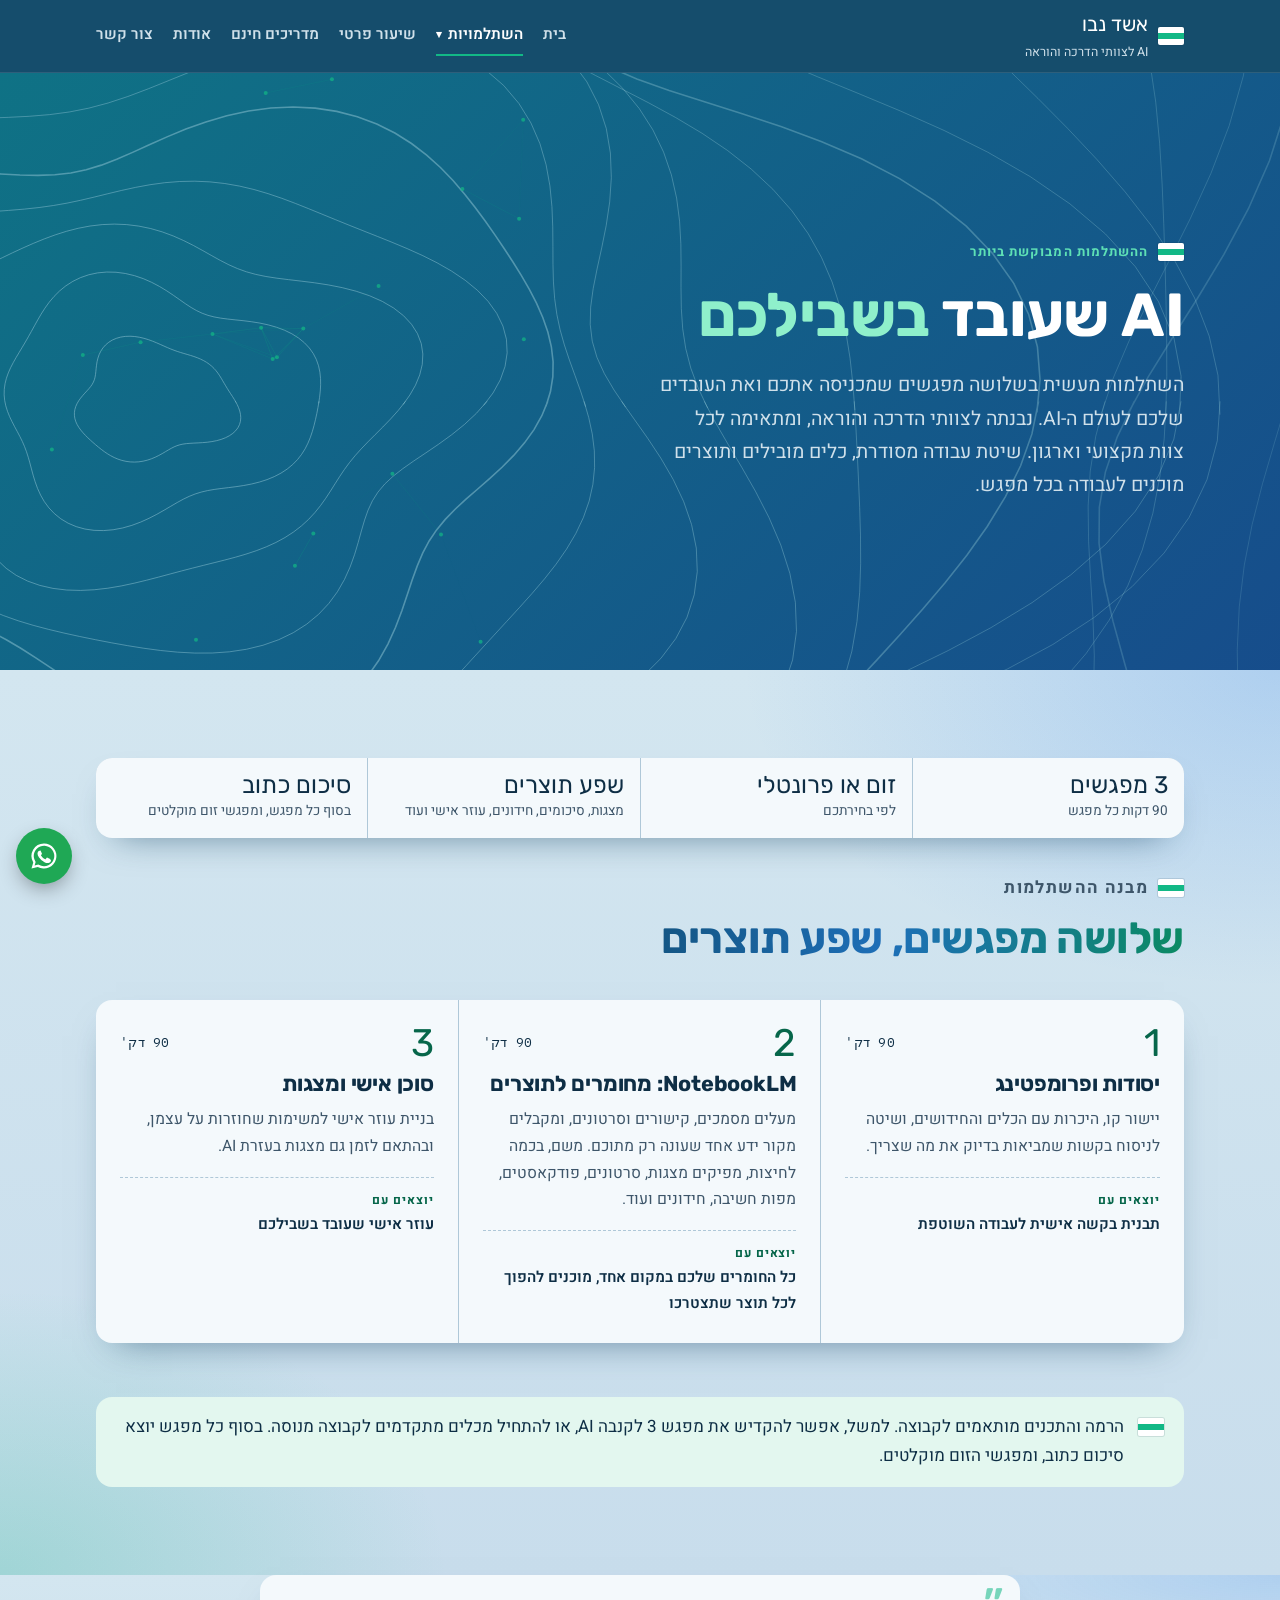
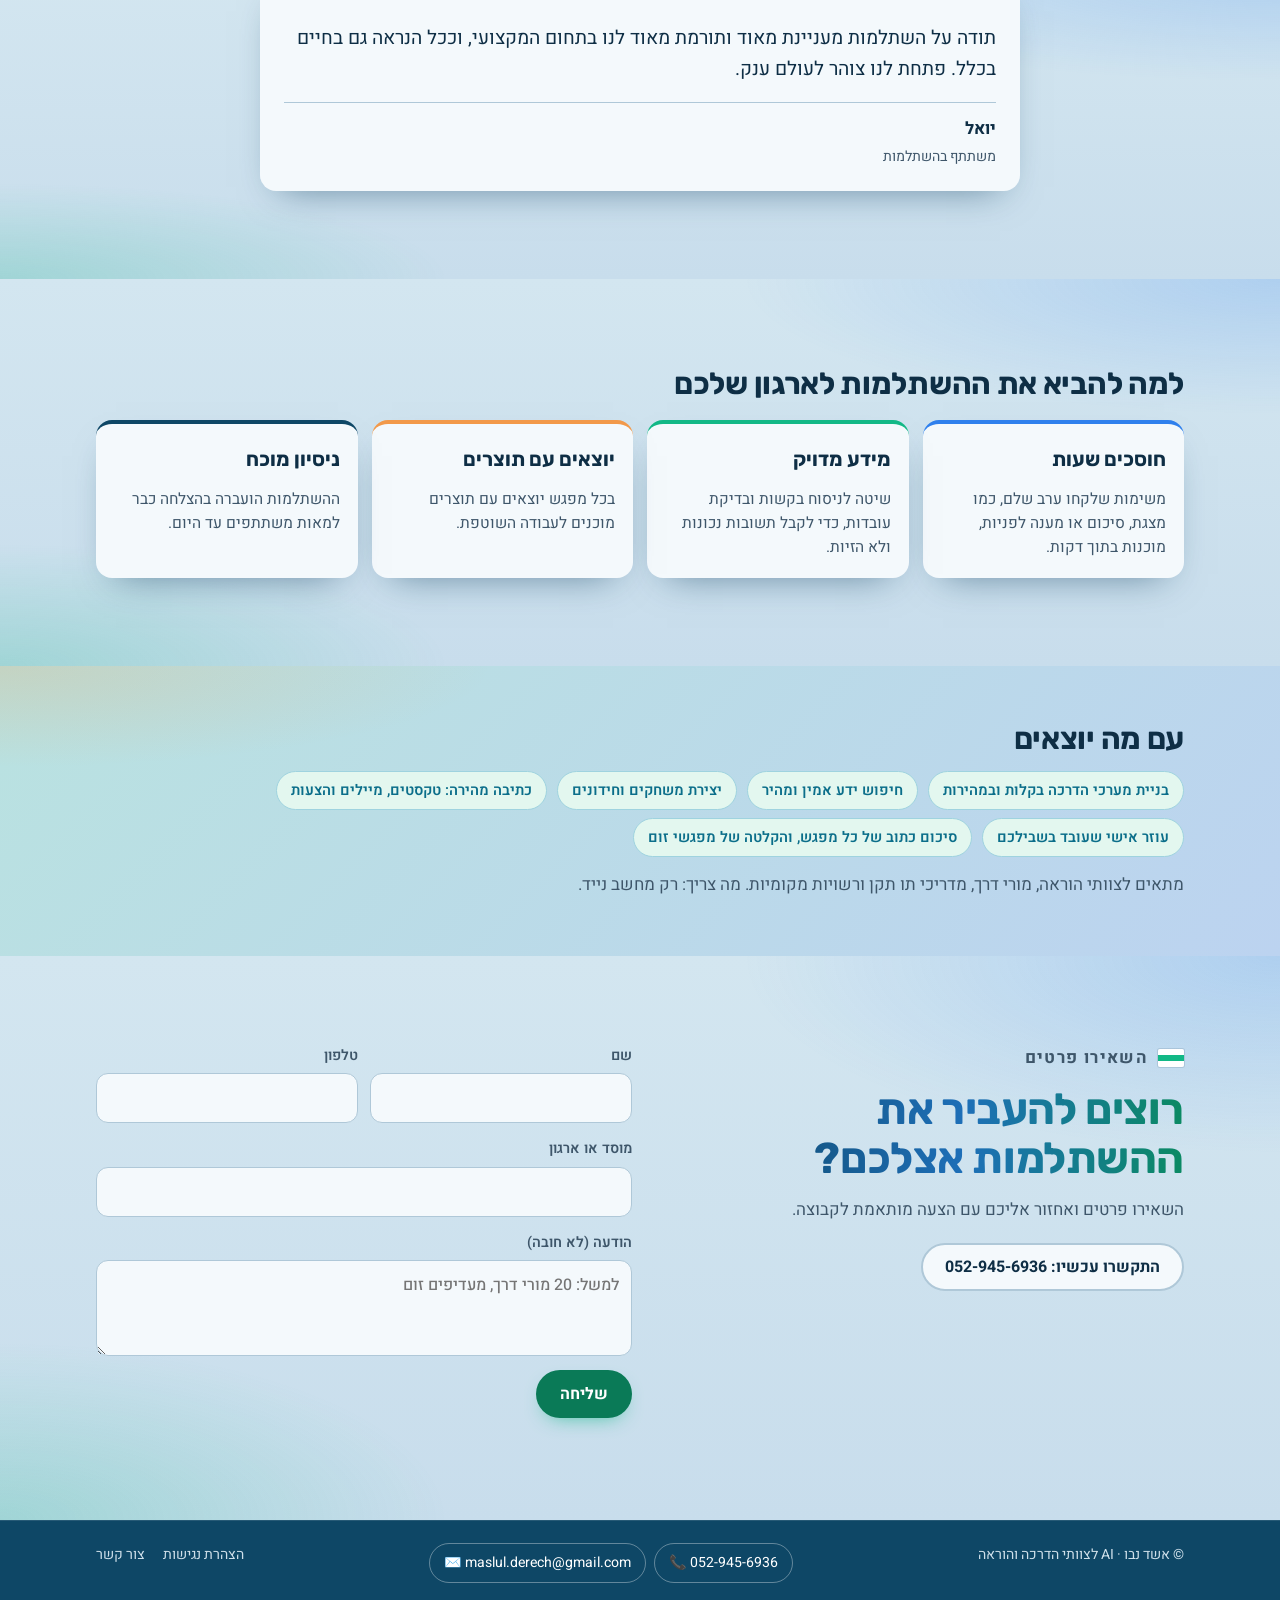
<file: workshop.html>
<!doctype html>
<html lang="he" dir="rtl">
<head>
<meta charset="utf-8">
<meta name="color-scheme" content="only light">
<meta name="viewport" content="width=device-width,initial-scale=1,viewport-fit=cover">
<title>השתלמות AI | אשד נבו</title>
<meta name="claude:viewport-fit-sides" content="cover">
<meta name="description" content="ההשתלמות המבוקשת ביותר: השתלמות AI מעשית של 3 מפגשים לצוותי הדרכה והוראה, 8 מחזורים לאגודת מורי הדרך.">
<meta property="og:title" content="אשד נבו | AI לצוותי הדרכה והוראה">
<meta property="og:description" content="ההשתלמות המבוקשת ביותר: השתלמות AI מעשית של 3 מפגשים לצוותי הדרכה והוראה, 8 מחזורים לאגודת מורי הדרך.">
<meta property="og:locale" content="he_IL">
<meta property="og:type" content="website">
<meta property="og:image" content="https://nevoes.github.io/eshed-ai/og.jpg">
<meta property="og:image:width" content="1200">
<meta property="og:image:height" content="630">
<meta name="twitter:card" content="summary_large_image">
<meta name="theme-color" content="#0E4766">
<link rel="icon" href="icon.svg" type="image/svg+xml">
<link rel="icon" href="favicon-32.png" sizes="32x32" type="image/png">
<link rel="apple-touch-icon" href="apple-touch-icon.png">
<link rel="manifest" href="manifest.webmanifest">
<meta name="apple-mobile-web-app-title" content="אשד נבו AI">
<link rel="preconnect" href="https://fonts.googleapis.com">
<link rel="preconnect" href="https://fonts.gstatic.com" crossorigin>
<link rel="stylesheet" href="https://fonts.googleapis.com/css2?family=Rubik:wght@500;700&family=Heebo:wght@400;500;600;700&family=IBM+Plex+Mono:wght@500&display=swap">
<link rel="stylesheet" href="style.css?v=17">
</head>
<body>
<a class="skip-link" href="#main">דילוג לתוכן</a>
<svg width="0" height="0" style="position:absolute" aria-hidden="true"><symbol id="i-wa" viewBox="0 0 24 24"><path fill="currentColor" d="M12 2a10 10 0 0 0-8.6 15.1L2 22l5-1.3A10 10 0 1 0 12 2zm0 18.2a8.2 8.2 0 0 1-4.2-1.2l-.3-.2-3 .8.8-2.9-.2-.3A8.2 8.2 0 1 1 12 20.2zm4.5-6.1c-.2-.1-1.5-.7-1.7-.8s-.4-.1-.6.1-.7.8-.8 1-.3.2-.5.1a6.7 6.7 0 0 1-3.3-2.9c-.2-.4.2-.4.7-1.3.1-.2 0-.3 0-.4l-.8-1.8c-.2-.5-.4-.4-.6-.4h-.5a1 1 0 0 0-.7.3 3 3 0 0 0-.9 2.2 5.2 5.2 0 0 0 1.1 2.7 11.8 11.8 0 0 0 4.5 4c1.7.7 2.3.8 3.2.6a2.7 2.7 0 0 0 1.8-1.2 2.2 2.2 0 0 0 .1-1.3c0-.1-.2-.2-.5-.3z"/></symbol></svg>
<header class="top"><div class="wrap">
  <a class="brand" href="index.html"><span class="blaze" aria-hidden="true"><i></i><i></i><i></i></span><span><b>אשד נבו</b><small>AI לצוותי הדרכה והוראה</small></span></a>
  <nav class="nav" aria-label="תוכן האתר"><a href="index.html">בית</a><div class="dd is-active"><button type="button" aria-haspopup="true" aria-expanded="false">השתלמויות<span aria-hidden="true">▾</span></button><div class="dd-panel"><a href="workshop.html" aria-current="page">השתלמות 3 מפגשי AI</a><a href="course.html">פתרון למידה לעובדי הוראה</a><a href="tav-teken.html">השתלמות למדריכי תו תקן</a><a href="tour-guides.html">השתלמות למורי דרך</a><a href="tech-hours.html">8 שעות טכנולוגיה לקורסי מורי דרך</a></div></div><a href="private.html">שיעור פרטי</a><a href="guides.html">מדריכים חינם</a><a href="about.html">אודות</a><a href="contact.html">צור קשר</a></nav>
  <details class="menu"><summary>תפריט</summary><nav class="panel" aria-label="תוכן האתר"><a href="index.html">בית</a><a href="workshop.html" aria-current="page">השתלמות 3 מפגשי AI</a><a href="course.html">פתרון למידה לעובדי הוראה</a><a href="tav-teken.html">השתלמות למדריכי תו תקן</a><a href="tour-guides.html">השתלמות למורי דרך</a><a href="tech-hours.html">8 שעות טכנולוגיה לקורסי מורי דרך</a><a href="private.html">שיעור פרטי</a><a href="guides.html">מדריכים חינם</a><a href="about.html">אודות</a><a href="contact.html">צור קשר</a></nav></details>
</div></header>
<main id="main" tabindex="-1">
<section class="band"><canvas class="map" aria-hidden="true"></canvas><div class="wrap">
  <p class="eyebrow"><span class="blaze" aria-hidden="true"><i></i><i></i><i></i></span>ההשתלמות המבוקשת ביותר</p>
  <h1>AI שעובד <em>בשבילכם</em></h1>
  <p class="lead">השתלמות מעשית בשלושה מפגשים שמכניסה אתכם ואת העובדים שלכם לעולם ה-AI. נבנתה לצוותי הדרכה והוראה, ומתאימה לכל צוות מקצועי וארגון. שיטת עבודה מסודרת, כלים מובילים ותוצרים מוכנים לעבודה בכל מפגש.</p>
</div></section>

<section><div class="wrap" style="display:grid;gap:clamp(24px,4vw,36px)">
  <div class="specs"><div><b>3 מפגשים</b><small>90 דקות כל מפגש</small></div><div><b>זום או פרונטלי</b><small>לפי בחירתכם</small></div><div><b>שפע תוצרים</b><small>מצגות, סיכומים, חידונים, עוזר אישי ועוד</small></div><div><b>סיכום כתוב</b><small>בסוף כל מפגש, ומפגשי זום מוקלטים</small></div></div>
  <div class="sec-head" style="margin:0"><p class="eyebrow"><span class="blaze" aria-hidden="true"><i></i><i></i><i></i></span>מבנה ההשתלמות</p><h2>שלושה מפגשים, שפע תוצרים</h2></div>
  <div class="track">
    <article class="sess"><div class="num"><b>1</b><span class="mono">90 דק'</span></div><h3>יסודות ופרומפטינג</h3><p>יישור קו, היכרות עם הכלים והחידושים, ושיטה לניסוח בקשות שמביאות בדיוק את מה שצריך.</p><p class="out"><span>יוצאים עם</span>תבנית בקשה אישית לעבודה השוטפת</p></article>
    <article class="sess"><div class="num"><b>2</b><span class="mono">90 דק'</span></div><h3>NotebookLM: מחומרים לתוצרים</h3><p>מעלים מסמכים, קישורים וסרטונים, ומקבלים מקור ידע אחד שעונה רק מתוכם. משם, בכמה לחיצות, מפיקים מצגות, סרטונים, פודקאסטים, מפות חשיבה, חידונים ועוד.</p><p class="out"><span>יוצאים עם</span>כל החומרים שלכם במקום אחד, מוכנים להפוך לכל תוצר שתצטרכו</p></article>
    <article class="sess"><div class="num"><b>3</b><span class="mono">90 דק'</span></div><h3>סוכן אישי ומצגות</h3><p>בניית עוזר אישי למשימות שחוזרות על עצמן, ובהתאם לזמן גם מצגות בעזרת AI.</p><p class="out"><span>יוצאים עם</span>עוזר אישי שעובד בשבילכם</p></article>
  </div>
  <p class="note"><span class="blaze" aria-hidden="true"><i></i><i></i><i></i></span><span>הרמה והתכנים מותאמים לקבוצה. למשל, אפשר להקדיש את מפגש 3 לקנבה AI, או להתחיל מכלים מתקדמים לקבוצה מנוסה. בסוף כל מפגש יוצא סיכום כתוב, ומפגשי הזום מוקלטים.</span></p>
</div></section>
<section style="padding-top:0"><div class="wrap"><div class="single"><figure class="quote"><blockquote>תודה על השתלמות מעניינת מאוד ותורמת מאוד לנו בתחום המקצועי, וככל הנראה גם בחיים בכלל. פתחת לנו צוהר לעולם ענק.</blockquote><figcaption><b>יואל</b><span>משתתף בהשתלמות</span></figcaption></figure></div></div></section>
<section><div class="wrap" style="display:grid;gap:18px"><h2 style="font-size:clamp(1.4rem,2.8vw,1.9rem)">למה להביא את ההשתלמות לארגון שלכם</h2><div class="why"><div><b>חוסכים שעות</b><p>משימות שלקחו ערב שלם, כמו מצגת, סיכום או מענה לפניות, מוכנות בתוך דקות.</p></div><div><b>מידע מדויק</b><p>שיטה לניסוח בקשות ובדיקת עובדות, כדי לקבל תשובות נכונות ולא הזיות.</p></div><div><b>יוצאים עם תוצרים</b><p>בכל מפגש יוצאים עם תוצרים מוכנים לעבודה השוטפת.</p></div><div><b>ניסיון מוכח</b><p>ההשתלמות הועברה בהצלחה כבר למאות משתתפים עד היום.</p></div></div></div></section>
<section class="alt" style="padding-block:clamp(36px,5vw,56px)"><div class="wrap" style="display:grid;gap:14px">
  <h2 style="font-size:clamp(1.4rem,2.8vw,1.9rem)">עם מה יוצאים</h2>
  <div class="aud"><span>בניית מערכי הדרכה בקלות ובמהירות</span><span>חיפוש ידע אמין ומהיר</span><span>יצירת משחקים וחידונים</span><span>כתיבה מהירה: טקסטים, מיילים והצעות</span><span>עוזר אישי שעובד בשבילכם</span><span>סיכום כתוב של כל מפגש, והקלטה של מפגשי זום</span></div>
  <p style="color:var(--muted)">מתאים לצוותי הוראה, מורי דרך, מדריכי תו תקן ורשויות מקומיות. מה צריך: רק מחשב נייד.</p>
</div></section>
<section id="form"><div class="wrap split">
  <div class="sec-head" style="margin:0"><p class="eyebrow"><span class="blaze" aria-hidden="true"><i></i><i></i><i></i></span>השאירו פרטים</p><h2>רוצים להעביר את ההשתלמות אצלכם?</h2><p>השאירו פרטים ואחזור אליכם עם הצעה מותאמת לקבוצה.</p>
  <div class="actions" style="margin-top:6px"><a class="btn btn-line" href="tel:+972529456936">התקשרו עכשיו: 052-945-6936</a></div></div>
  <form class="lead-form" data-topic="השתלמות AI" novalidate>
    <div class="row2">
      <div class="field"><label for="w-name">שם</label><input id="w-name" name="name" autocomplete="name" required></div>
      <div class="field"><label for="w-phone">טלפון</label><input id="w-phone" name="phone" type="tel" autocomplete="tel" inputmode="tel" required></div>
    </div>
    <div class="field"><label for="w-org">מוסד או ארגון</label><input id="w-org" name="org" autocomplete="organization"></div>
    <div class="field"><label for="w-msg">הודעה (לא חובה)</label><textarea id="w-msg" name="msg" placeholder="למשל: 20 מורי דרך, מעדיפים זום"></textarea></div>
    <button class="btn btn-blaze" type="submit">שליחה</button>
    <p class="form-msg" aria-live="polite"></p>
    <a class="btn btn-wa send-link" href="#" target="_blank" rel="noopener" hidden><svg><use href="#i-wa"/></svg>שליחה בווטסאפ</a>
  </form>
</div></section>
</main>
<footer class="site"><div class="wrap"><span>© אשד נבו · AI לצוותי הדרכה והוראה</span><span class="foot-contact"><a class="foot-btn" href="tel:+972529456936" aria-label="התקשרו: 052-945-6936">📞 052-945-6936</a><a class="foot-btn" href="mailto:maslul.derech@gmail.com" aria-label="שליחת מייל">✉️ maslul.derech@gmail.com</a></span><nav aria-label="קישורים נוספים"><a href="accessibility.html">הצהרת נגישות</a><a href="contact.html">צור קשר</a></nav></div></footer>
<a class="wa-float" href="https://wa.me/972529456936?text=%D7%94%D7%99%D7%99%20%D7%90%D7%A9%D7%93%2C%20%D7%90%D7%A9%D7%9E%D7%97%20%D7%9C%D7%A9%D7%9E%D7%95%D7%A2%20%D7%A2%D7%9C%20%D7%94%D7%94%D7%A9%D7%AA%D7%9C%D7%9E%D7%95%D7%99%D7%95%D7%AA" target="_blank" rel="noopener" aria-label="שליחת הודעה בווטסאפ"><svg><use href="#i-wa"/></svg></a>
<script src="site.js?v=4"></script>
<script data-goatcounter="https://maslul-ai.goatcounter.com/count" async src="https://gc.zgo.at/count.js"></script>
</body>
</html>
</file>
<file: style.css>
/* Layout: trail-sign identity. Dark "map" bands (contour lines resolving into a network) open each page;
   between them, quiet paper sections marked with Israeli trail blazes (white | amber | white) as signposts. */
:root{
  --paper:#F2F4EF; --surface:#FFFFFF; --ink:#16201E; --muted:#56625E; --line:#D7DDD5;
  --night:#0F1918; --night-2:#16231F; --on-night:#E9EFEA; --on-night-muted:#A9B8B1; --contour:#3E5A50;
  --blaze:#F2A516; --blaze-ink:#9A5F00; --blaze-soft:#FBE7BF; --wa:#1FA855;
  --display:"Secular One","Rubik","Arial Hebrew",Arial,sans-serif;
  --body:"IBM Plex Sans Hebrew","Assistant","Segoe UI",Arial,sans-serif;
  --mono:"IBM Plex Mono",ui-monospace,Menlo,monospace;
  --max:1120px; --r:10px;
  color-scheme:only light;
}

*{box-sizing:border-box}
:root{box-sizing:border-box;padding-top:env(safe-area-inset-top,0px);padding-bottom:env(safe-area-inset-bottom,0px)}
@media (prefers-reduced-motion:reduce){*{transition:none!important;animation:none!important}}
body{margin:0;background:var(--paper);color:var(--ink);font-family:var(--body);font-size:1.0625rem;line-height:1.7;direction:rtl;overflow-x:hidden}
body::before{content:"";position:fixed;inset:0 0 auto;height:env(safe-area-inset-top,0px);z-index:40;background:var(--night)}
img{max-width:100%}
[hidden]{display:none!important}
h1,h2,h3{font-family:var(--display);font-weight:400;line-height:1.15;margin:0;text-wrap:balance}
p{margin:0}
a{color:inherit}
:focus-visible{outline:3px solid var(--blaze);outline-offset:3px;border-radius:4px}
.wrap{max-width:var(--max);margin-inline:auto;padding-left:max(16px,env(safe-area-inset-left,0px));padding-right:max(16px,env(safe-area-inset-right,0px))}

.blaze{display:inline-flex;flex-direction:column;width:26px;height:18px;border-radius:2px;overflow:hidden;flex:none;box-shadow:0 0 0 1px color-mix(in srgb,var(--ink) 18%,transparent)}
.blaze i{flex:1;background:#fff}.blaze i:nth-child(2){background:var(--blaze)}
.eyebrow{display:flex;align-items:center;gap:10px;font-size:.82rem;font-weight:700;letter-spacing:.08em;color:var(--blaze-ink)}
.mono{font-family:var(--mono);font-size:.8rem;letter-spacing:.02em}

.btn{display:inline-flex;align-items:center;justify-content:center;gap:8px;font:700 1rem/1 var(--body);text-decoration:none;border-radius:8px;padding:14px 22px;border:2px solid transparent;cursor:pointer;transition:transform .15s,background .15s,border-color .15s}
.btn:hover{transform:translateY(-1px)}
.btn svg{width:19px;height:19px;flex:none}
.btn-blaze{background:var(--blaze);color:#1A1405}
.btn-ghost{border-color:color-mix(in srgb,var(--on-night) 35%,transparent);color:var(--on-night)}
.btn-ghost:hover{border-color:var(--on-night)}
.btn-line{border-color:var(--line);color:var(--ink);background:var(--surface)}
.btn-line:hover{border-color:var(--ink)}
.btn-wa{background:#15803F;color:#fff}
.actions{display:flex;flex-wrap:wrap;gap:12px}

/* header + nav */
.top{position:sticky;top:env(safe-area-inset-top,0px);z-index:30;background:color-mix(in srgb,var(--night) 94%,transparent);backdrop-filter:blur(10px);color:var(--on-night);border-bottom:1px solid color-mix(in srgb,var(--on-night) 10%,transparent)}
.top .wrap{display:flex;align-items:center;justify-content:space-between;gap:16px;padding-block:12px;position:relative}
.brand{display:flex;align-items:center;gap:10px;text-decoration:none;min-width:0}
.brand b{font-family:var(--display);font-weight:400;font-size:1.25rem;line-height:1}
.brand small{display:block;font-size:.78rem;color:var(--on-night-muted);line-height:1.3;margin-top:3px}
.nav{display:flex;gap:20px;align-items:center}
.nav a{text-decoration:none;font-weight:600;font-size:.95rem;color:var(--on-night-muted);padding-block:6px;border-bottom:2px solid transparent}
.nav a:hover{color:var(--on-night)}
.nav a[aria-current="page"]{color:var(--on-night);border-color:var(--blaze)}
.menu{display:none}
.menu summary{list-style:none;cursor:pointer;border:1px solid color-mix(in srgb,var(--on-night) 25%,transparent);border-radius:8px;padding:8px 12px;font-weight:700;font-size:.92rem}
.menu summary::-webkit-details-marker{display:none}
.menu .panel{position:absolute;inset-inline:0;top:100%;background:var(--night);border-bottom:1px solid color-mix(in srgb,var(--on-night) 12%,transparent);padding:8px max(16px,env(safe-area-inset-right,0px)) 16px max(16px,env(safe-area-inset-left,0px));display:grid}
.menu .panel a{text-decoration:none;padding:12px 0;border-bottom:1px solid color-mix(in srgb,var(--on-night) 10%,transparent);font-weight:600}
.menu .panel a[aria-current="page"]{color:var(--blaze)}
@media (max-width:900px){.nav{display:none}.menu{display:block}}

/* page bands */
.band{position:relative;background:var(--night);color:var(--on-night);overflow:hidden}
.band canvas{position:absolute;inset:0;width:100%;height:100%;display:block}
.band .wrap{position:relative;display:grid;gap:18px;padding-block:clamp(44px,7vw,80px)}
.band .eyebrow{color:var(--blaze)}
.band h1{font-size:clamp(2.2rem,5.6vw,3.8rem);max-width:16ch}
.band .lead{font-size:clamp(1.05rem,1.9vw,1.22rem);max-width:48ch;color:var(--on-night-muted)}
.band.home .wrap{padding-block:clamp(56px,9vw,104px) clamp(56px,8vw,96px);gap:22px}
.band.home h1{font-size:clamp(2.6rem,7.5vw,5.4rem);max-width:11ch}
.band h1 em{font-style:normal;color:var(--blaze)}
.band .lead strong{color:var(--on-night);font-weight:600}
.creds{display:flex;flex-wrap:wrap;gap:8px}
.creds span{font-size:.86rem;font-weight:600;padding:5px 12px;border-radius:999px;border:1px solid color-mix(in srgb,var(--on-night) 22%,transparent);background:color-mix(in srgb,var(--night) 70%,transparent)}
.crumb{font-size:.88rem;color:var(--on-night-muted)}
.crumb a{text-decoration:none}

section{padding-block:clamp(48px,7vw,88px)}
.alt{background:var(--surface);border-block:1px solid var(--line)}
.sec-head{display:grid;gap:12px;margin-bottom:clamp(24px,4vw,40px);max-width:660px}
.sec-head h2{font-size:clamp(1.8rem,4vw,2.7rem)}
.sec-head p{color:var(--muted);font-size:1.06rem}

/* proof strip */
.proof{display:grid;grid-template-columns:repeat(4,minmax(0,1fr));gap:1px;background:var(--line);border:1px solid var(--line);border-radius:var(--r);overflow:hidden}
.proof div{background:var(--surface);padding:18px 18px 20px;display:grid;gap:4px;align-content:start}
.proof b{font-family:var(--display);font-weight:400;font-size:clamp(1.6rem,3vw,2.2rem);line-height:1.1}
.proof small{color:var(--muted);font-size:.9rem;line-height:1.45}
@media (max-width:820px){.proof{grid-template-columns:repeat(2,minmax(0,1fr))}}

/* table of contents (home) */
.toc{list-style:none;margin:0;padding:0;display:grid;grid-template-columns:repeat(2,minmax(0,1fr));gap:20px}
.toc a{display:grid;grid-template-columns:auto minmax(0,1fr) auto;gap:6px 16px;align-items:start;text-decoration:none;background:var(--surface);border:1px solid var(--line);border-radius:var(--r);padding:22px 22px 24px;height:100%;transition:border-color .15s,transform .15s}
.toc a:hover{border-color:var(--ink);transform:translateY(-2px)}
.toc .k{font-family:var(--display);font-size:1.6rem;line-height:1.2;color:var(--blaze-ink)}
.toc h3{font-size:1.4rem}
.toc p{grid-column:2;color:var(--muted);font-size:.98rem}
.toc .go{grid-row:1;grid-column:3;font-weight:700;color:var(--blaze-ink)}
.toc .meta{grid-column:2;display:flex;flex-wrap:wrap;gap:6px;margin-top:6px}
.toc .meta span{font-size:.82rem;font-weight:600;background:var(--paper);border:1px solid var(--line);border-radius:999px;padding:2px 10px}
.toc li.main a{border-top:3px solid var(--blaze)}
@media (max-width:760px){.toc{grid-template-columns:1fr}}

/* why */
.why{display:grid;grid-template-columns:repeat(3,minmax(0,1fr));gap:clamp(20px,3vw,40px)}
.why div{display:grid;gap:8px;align-content:start;padding-top:18px;border-top:3px solid var(--ink)}
.why h3{font-size:1.35rem}
.why p{color:var(--muted)}
@media (max-width:760px){.why{grid-template-columns:1fr}}

/* sessions (workshop) */
.track{display:grid;grid-template-columns:repeat(3,minmax(0,1fr));border:1px solid var(--line);border-radius:var(--r);overflow:hidden;background:var(--surface)}
.sess{padding:24px 24px 26px;display:grid;gap:10px;align-content:start;border-inline-start:1px solid var(--line);min-width:0}
.sess:first-child{border-inline-start:0}
.sess .num{display:flex;align-items:center;justify-content:space-between;gap:8px}
.sess .num b{font-family:var(--display);font-weight:400;font-size:2.4rem;line-height:1;color:var(--blaze-ink)}
.sess h3{font-size:1.35rem}
.sess p{color:var(--muted);font-size:.98rem}
@media (max-width:820px){.track{grid-template-columns:1fr}.sess{border-inline-start:0;border-top:1px solid var(--line)}.sess:first-child{border-top:0}}
.note{margin-top:18px;display:flex;gap:14px;align-items:flex-start;background:var(--blaze-soft);border-radius:var(--r);padding:16px 20px}
.note .blaze{margin-top:5px}
.facts{display:flex;flex-wrap:wrap;gap:10px 28px;margin-top:22px;color:var(--muted);font-size:.95rem}
.facts b{color:var(--ink)}
.aud{display:flex;flex-wrap:wrap;gap:8px 10px;align-items:center}
.aud span{font-size:.92rem;font-weight:600;padding:6px 14px;border-radius:999px;background:var(--surface);border:1px solid var(--line)}
.alt .aud span{background:var(--paper)}
.feature{display:grid;grid-template-columns:auto minmax(0,1fr);gap:18px 24px;align-items:center;background:var(--night);color:var(--on-night);border-radius:14px;padding:clamp(22px,3.5vw,34px)}
.feature b{font-family:var(--display);font-weight:400;font-size:clamp(3.2rem,8vw,5rem);line-height:1;color:var(--blaze)}
.feature h3{font-size:clamp(1.3rem,2.6vw,1.7rem)}
.feature p{color:var(--on-night-muted)}
@media (max-width:520px){.feature{grid-template-columns:1fr}}

/* course */
.specs{display:grid;grid-template-columns:repeat(4,minmax(0,1fr));gap:1px;background:var(--line);border:1px solid var(--line);border-radius:var(--r);overflow:hidden}
.specs div{background:var(--surface);padding:14px 16px;display:grid;gap:2px}
.specs b{font-family:var(--display);font-weight:400;font-size:1.5rem;line-height:1.1}
.specs small{color:var(--muted);font-size:.85rem}
@media (max-width:760px){.specs{grid-template-columns:repeat(2,minmax(0,1fr))}}
.syll{list-style:none;margin:0;padding:0;border-top:1px solid var(--line);max-width:860px}
.syll li{display:grid;grid-template-columns:3rem minmax(0,1fr) auto;gap:4px 16px;align-items:baseline;padding-block:14px;border-bottom:1px solid var(--line)}
.syll .n{font-family:var(--display);font-size:1.5rem;line-height:1.2;color:var(--blaze-ink);font-variant-numeric:tabular-nums}
.syll h3{font-family:var(--body);font-weight:700;font-size:1.04rem;line-height:1.45}
.syll .tools{grid-column:2;display:flex;flex-wrap:wrap;gap:6px}
.syll .tools span{background:var(--paper);border:1px solid var(--line);border-radius:4px;padding:1px 7px;color:var(--muted)}
.alt .syll .tools span{background:var(--paper)}
.syll .type{grid-column:3;grid-row:1;font-size:.82rem;font-weight:700;color:var(--muted);white-space:nowrap}
.syll .type.a{color:var(--blaze-ink)}
@media (max-width:520px){.syll li{grid-template-columns:2.4rem minmax(0,1fr)}.syll .type{grid-column:2;grid-row:auto}}
.cols3{display:grid;grid-template-columns:repeat(3,minmax(0,1fr));gap:clamp(18px,3vw,32px)}
.cols3 div{display:grid;gap:6px;align-content:start}
.cols3 h3{font-family:var(--body);font-weight:700;font-size:1.06rem}
.cols3 p{color:var(--muted);font-size:.97rem}
@media (max-width:760px){.cols3{grid-template-columns:1fr}}

/* about */
.about{display:grid;grid-template-columns:auto minmax(0,1fr);gap:clamp(24px,5vw,56px);align-items:start}
.portrait{width:clamp(150px,22vw,230px);aspect-ratio:1;max-width:100%;border-radius:50%;background:var(--night);color:var(--blaze);display:grid;place-items:center;font-family:var(--display);font-size:3rem;position:relative;overflow:hidden}
.portrait::after{content:"";position:absolute;inset:8px;border-radius:50%;border:2px dashed color-mix(in srgb,var(--on-night) 25%,transparent)}
.portrait img{width:100%;height:100%;object-fit:cover}
.about .txt{display:grid;gap:16px;min-width:0}
.about p{color:var(--muted);max-width:62ch}
.compass{border-inline-start:4px solid var(--blaze);padding-inline-start:16px;font-family:var(--display);font-size:clamp(1.15rem,2.2vw,1.4rem);line-height:1.5}
.compass small{display:block;font-family:var(--body);font-size:.85rem;color:var(--muted);margin-bottom:2px}
@media (max-width:640px){.about{grid-template-columns:1fr}}
.cv{list-style:none;margin:0;padding:0;display:grid;grid-template-columns:repeat(2,minmax(0,1fr));column-gap:clamp(24px,4vw,48px)}
.cv li{padding-block:14px;border-top:1px solid var(--line);display:grid;gap:2px}
.cv b{font-size:1.04rem}
.cv small{color:var(--muted);font-size:.92rem}
@media (max-width:700px){.cv{grid-template-columns:1fr}}
.free{display:flex;flex-wrap:wrap;align-items:center;justify-content:space-between;gap:18px;background:var(--surface);border:1px solid var(--line);border-radius:14px;padding:clamp(20px,3vw,30px)}
.alt .free{background:var(--paper)}
.free div{display:grid;gap:6px;min-width:0;flex:1 1 320px}
.free h3{font-size:1.45rem}
.free p{color:var(--muted)}
.tag{justify-self:start;font-size:.78rem;font-weight:700;background:var(--blaze-soft);color:var(--blaze-ink);padding:2px 10px;border-radius:4px}

/* contact */
.lines{display:grid;gap:10px;max-width:520px}
.line{display:flex;align-items:center;justify-content:space-between;gap:12px;padding:14px 16px;border:1px solid var(--line);border-radius:10px;background:var(--surface)}
.line div{min-width:0}
.line small{display:block;color:var(--muted);font-size:.82rem}
.line span{font-weight:700;font-size:1.1rem;word-break:break-all;user-select:all}
.line button{font:600 .85rem var(--body);background:transparent;color:var(--ink);border:1px solid var(--line);border-radius:6px;padding:7px 12px;cursor:pointer;flex:none}

/* CTA band */
.cta{background:var(--night);color:var(--on-night)}
.cta .wrap{display:flex;flex-wrap:wrap;align-items:center;justify-content:space-between;gap:20px}
.cta h2{font-size:clamp(1.6rem,3.6vw,2.4rem)}
.cta p{color:var(--on-night-muted)}
.cta p a{color:var(--on-night);text-decoration:underline;text-underline-offset:3px}
.cta .txt{display:grid;gap:8px;min-width:0;flex:1 1 360px}

footer.site{background:var(--night);color:var(--on-night-muted);font-size:.88rem;border-top:1px solid color-mix(in srgb,var(--on-night) 10%,transparent)}
footer.site .wrap{display:flex;flex-wrap:wrap;justify-content:space-between;gap:10px 24px;padding-block:22px}
footer.site nav{display:flex;flex-wrap:wrap;gap:6px 18px}
footer.site a{text-decoration:none}
footer.site a:hover{color:var(--on-night)}
footer.site .foot-contact{display:flex;flex-wrap:wrap;gap:8px}
footer.site .foot-btn{display:inline-flex;align-items:center;gap:6px;padding:7px 14px;border-radius:999px;border:1px solid color-mix(in srgb,var(--on-night) 35%,transparent);color:var(--on-night);direction:ltr;unicode-bidi:isolate}
footer.site .foot-btn:hover{background:color-mix(in srgb,var(--on-night) 12%,transparent)}

.wa-float{position:fixed;left:calc(16px + env(safe-area-inset-left,0px));bottom:calc(16px + env(safe-area-inset-bottom,0px));z-index:35;width:56px;height:56px;border-radius:50%;background:var(--wa);color:#fff;display:none;place-items:center;box-shadow:0 8px 22px -6px rgba(0,0,0,.45)}
.wa-float svg{width:30px;height:30px}
@media (max-width:760px){.wa-float{display:grid}}

/* light motion: one load sequence + gentle hovers (content is visible at rest; animation only eases it in) */
@keyframes rise{from{opacity:.001;transform:translateY(14px)}to{opacity:1;transform:none}}
.band .wrap>*{animation:rise .7s cubic-bezier(.2,.7,.2,1) both}
.band .wrap>*:nth-child(2){animation-delay:.08s}
.band .wrap>*:nth-child(3){animation-delay:.16s}
.band .wrap>*:nth-child(4){animation-delay:.24s}
.band .wrap>*:nth-child(5){animation-delay:.32s}
.toc li,.proof div,.sess{animation:rise .7s cubic-bezier(.2,.7,.2,1) both;animation-delay:.35s}
.toc li:nth-child(2),.proof div:nth-child(2),.sess:nth-child(2){animation-delay:.43s}
.toc li:nth-child(3),.proof div:nth-child(3),.sess:nth-child(3){animation-delay:.51s}
.toc li:nth-child(4),.proof div:nth-child(4){animation-delay:.59s}
.blaze i:nth-child(2){transition:transform .3s}
a:hover .blaze i:nth-child(2),.eyebrow:hover .blaze i:nth-child(2){transform:scaleX(1.15)}
.syll li{transition:background .2s}
.syll li:hover{background:color-mix(in srgb,var(--blaze) 7%,transparent)}
.why div{transition:border-color .2s}
.why div:hover{border-color:var(--blaze)}
@media (prefers-reduced-motion:reduce){.band .wrap>*,.toc li,.proof div,.sess{animation:none}}

/* landing-page blocks */
.pain{list-style:none;margin:0;padding:0;display:grid;grid-template-columns:repeat(3,minmax(0,1fr));gap:clamp(16px,3vw,28px)}
.pain li{display:grid;gap:6px;align-content:start;padding:18px 20px;border-radius:var(--r);background:var(--surface);border:1px solid var(--line)}
.alt .pain li{background:var(--paper)}
.pain b{font-size:1.06rem}
.pain span{color:var(--muted);font-size:.96rem}
@media (max-width:760px){.pain{grid-template-columns:1fr}}
.gets{list-style:none;margin:0;padding:0;display:grid;grid-template-columns:repeat(2,minmax(0,1fr));gap:12px 32px}
.gets li{display:grid;grid-template-columns:auto minmax(0,1fr);gap:12px;align-items:start;padding-block:10px;border-top:1px solid var(--line)}
.gets li::before{content:"";width:12px;height:12px;margin-top:8px;border-radius:2px;background:var(--blaze)}
@media (max-width:640px){.gets{grid-template-columns:1fr}}
.products{display:grid;grid-template-columns:repeat(2,minmax(0,1fr));gap:20px}
.products a{display:grid;gap:10px;align-content:start;text-decoration:none;background:var(--surface);border:1px solid var(--line);border-top:3px solid var(--blaze);border-radius:var(--r);padding:26px 26px 28px;transition:border-color .15s,transform .15s;animation:rise .7s cubic-bezier(.2,.7,.2,1) both;animation-delay:.35s}
.products a:nth-child(2){animation-delay:.45s}
.products a:hover{border-color:var(--ink);border-top-color:var(--blaze);transform:translateY(-2px)}
.products .k{font-size:.85rem;font-weight:700;color:var(--blaze-ink)}
.products h2{font-size:clamp(1.6rem,3vw,2.1rem)}
.products p{color:var(--muted)}
.products .meta{display:flex;flex-wrap:wrap;gap:6px}
.products .meta span{font-size:.82rem;font-weight:600;background:var(--paper);border:1px solid var(--line);border-radius:999px;padding:2px 10px}
.products .go{font-weight:700;color:var(--blaze-ink);margin-top:4px}
@media (max-width:760px){.products{grid-template-columns:1fr}}
@media (prefers-reduced-motion:reduce){.products a{animation:none}}

/* simple lead form */
.lead-form{display:grid;gap:14px;max-width:560px}
.lead-form .row2{display:grid;grid-template-columns:1fr 1fr;gap:12px}
@media (max-width:480px){.lead-form .row2{grid-template-columns:1fr}}
.field{display:grid;gap:5px}
.field label{font-size:.9rem;font-weight:600;color:var(--muted)}
.field input,.field textarea{font:500 1rem var(--body);color:var(--ink);background:var(--surface);border:1px solid var(--line);border-radius:8px;padding:12px;width:100%}
.alt .field input,.alt .field textarea{background:var(--paper)}
.field input:focus,.field textarea:focus{outline:2px solid var(--blaze);outline-offset:0;border-color:transparent}
.field textarea{min-height:96px;resize:vertical}
.lead-form .btn{justify-self:start}
.form-msg{font-size:.92rem;color:var(--muted)}
.contact-alt{color:var(--muted);font-size:.95rem}
.contact-alt span{font-weight:700;color:var(--ink);user-select:all}
.split{display:grid;grid-template-columns:minmax(0,1fr) minmax(0,1.1fr);gap:clamp(24px,5vw,64px);align-items:start}
@media (max-width:820px){.split{grid-template-columns:1fr}}
.gets li b{color:var(--ink)}
.gets li span{color:var(--muted)}
.rubric li{grid-template-columns:3rem minmax(0,1fr)}
.biblio{list-style:none;margin:0;padding:0;display:grid;gap:0;max-width:860px;border-top:1px solid var(--line)}
.biblio li{padding-block:12px;border-bottom:1px solid var(--line);color:var(--muted);font-size:.95rem;line-height:1.6}
.biblio li[dir="ltr"]{text-align:left}
.biblio a{color:var(--blaze-ink);font-weight:600}

/* workshop landing extras */
.statband{background:var(--night);color:var(--on-night);padding-block:clamp(22px,3vw,30px);border-top:1px solid color-mix(in srgb,var(--on-night) 10%,transparent)}
.statband .wrap{display:grid;grid-template-columns:repeat(3,minmax(0,1fr));gap:16px}
.statband div{display:grid;gap:2px}
.statband b{font-family:var(--display);font-weight:400;font-size:clamp(1.8rem,4vw,2.6rem);line-height:1.1;color:var(--blaze)}
.statband span{color:var(--on-night-muted);font-size:.92rem}
@media (max-width:560px){.statband .wrap{grid-template-columns:1fr}}
.demo{display:grid;grid-template-columns:repeat(2,minmax(0,1fr));gap:20px}
.chat{margin:0;display:grid;gap:12px;align-content:start;background:var(--paper);border:1px solid var(--line);border-radius:14px;padding:20px 22px 22px}
.chat figcaption{font-size:.82rem;font-weight:700;letter-spacing:.06em;color:var(--muted)}
.chat.strong{border-color:color-mix(in srgb,var(--blaze) 60%,var(--line));box-shadow:0 18px 40px -28px color-mix(in srgb,var(--blaze) 70%,transparent)}
.chat.strong figcaption{color:var(--blaze-ink)}
.chat .ask{justify-self:start;max-width:92%;background:var(--night);color:var(--on-night);padding:12px 14px;border-radius:12px 12px 12px 4px;font-size:.97rem;line-height:1.6}
.chat .ans{justify-self:end;max-width:92%;background:var(--surface);border:1px solid var(--line);padding:12px 14px;border-radius:12px 12px 4px 12px;font-size:.95rem;color:var(--muted)}
.chat.strong .ans{color:var(--ink);border-color:color-mix(in srgb,var(--blaze) 40%,var(--line))}
.caret{display:inline-block;width:2px;height:1em;background:var(--blaze);margin-inline-start:3px;vertical-align:-2px;animation:blink 1.1s steps(1) infinite}
@keyframes blink{50%{opacity:0}}
@media (max-width:760px){.demo{grid-template-columns:1fr}}
.sess .out{margin-top:6px;padding-top:12px;border-top:1px dashed var(--line);color:var(--ink);font-weight:600;font-size:.95rem;display:grid;gap:2px}
.sess .out span{font-size:.75rem;font-weight:700;letter-spacing:.08em;color:var(--blaze-ink)}

.quotes{display:grid;grid-template-columns:repeat(3,minmax(0,1fr));gap:20px}
.quote{margin:0;display:grid;gap:16px;align-content:space-between;background:var(--paper);border:1px solid var(--line);border-radius:var(--r);padding:24px 24px 22px;position:relative}
.quote::before{content:"”";position:absolute;top:6px;inset-inline-start:16px;font-family:var(--display);font-size:3.6rem;line-height:1;color:var(--blaze);opacity:.55}
.quote blockquote{margin:0;padding-top:24px;font-size:1.06rem;line-height:1.65}
.quote figcaption{display:grid;gap:1px;padding-top:12px;border-top:1px solid var(--line)}
.quote figcaption span{color:var(--muted);font-size:.88rem}
@media (max-width:860px){.quotes{grid-template-columns:1fr}}
.wa-float{display:grid}
.bigquote{margin:0;display:grid;gap:14px;align-content:start;border-inline-start:4px solid var(--blaze);padding-inline-start:clamp(16px,2.5vw,24px)}
.bigquote blockquote{margin:0;font-family:var(--display);font-size:clamp(1.5rem,3.2vw,2.2rem);line-height:1.35;color:var(--ink)}
.bigquote figcaption{color:var(--muted);font-size:.92rem}
.orgs{list-style:none;margin:0;padding:0;display:grid;grid-template-columns:repeat(4,minmax(0,1fr));gap:1px;background:var(--line);border:1px solid var(--line);border-radius:var(--r);overflow:hidden}
.orgs li{background:var(--paper);padding:20px 18px;display:grid;gap:4px;align-content:start}
.orgs b{font-family:var(--display);font-weight:400;font-size:1.2rem;line-height:1.25}
.orgs span{color:var(--muted);font-size:.9rem}
@media (max-width:860px){.orgs{grid-template-columns:repeat(2,minmax(0,1fr))}}
@media (max-width:460px){.orgs{grid-template-columns:1fr}}

/* ===== Synthesis with the existing Base44 look: navy-teal, emerald action, soft white cards ===== */
:root{
  --paper:#F4F6F9; --surface:#FFFFFF; --ink:#12324A; --muted:#5B6B7A; --line:#E1E7EE;
  --night:#0E4766; --night-2:#0B3A54; --on-night:#FFFFFF; --on-night-muted:#CFE0EA; --contour:#7FB8C9;
  --blaze:#12B886; --blaze-ink:#0B8A63; --blaze-soft:#E3F7EF; --wa:#1FA855;
  --grad:linear-gradient(135deg,#0F7285 0%,#174A8C 60%,#1E3C8C 100%);
  --shadow:0 12px 32px -20px rgba(14,71,102,.45);
  --display:"Rubik","Heebo","Arial Hebrew",Arial,sans-serif;
  --body:"Heebo","Rubik","Segoe UI",Arial,sans-serif;
  --r:16px;
}

h1,h2,h3{font-weight:700;letter-spacing:-.01em}
.top{background:color-mix(in srgb,var(--night) 96%,transparent)}
.band{background:var(--grad)}
.band .eyebrow,.feature b,.statband b{color:#8FF0CB}
.band h1 em{color:#8FF0CB}
.btn{border-radius:999px}
.btn-blaze{background:var(--blaze);color:#fff}
.btn-blaze:hover{background:color-mix(in srgb,var(--blaze) 88%,#000)}
.statband{background:var(--night)}
.sec-head h2{color:var(--ink)}
/* soft cards */
.products a,.track,.pain li,.quote,.free,.line,.specs,.orgs,.sess .out{border-color:var(--line)}
.products a,.track,.free,.orgs,.specs{border:0;box-shadow:var(--shadow);border-radius:var(--r)}
.products a{border-top:4px solid var(--blaze)}
.products a:hover{box-shadow:0 18px 40px -18px rgba(14,71,102,.5)}
.orgs{background:transparent;gap:16px}
.orgs li{background:var(--surface);border-radius:var(--r);box-shadow:var(--shadow)}
.alt .orgs li{background:var(--paper)}
.alt{border-block:0}
.lead-form .field input,.lead-form .field textarea{border-radius:12px}
.note{border-radius:var(--r)}
.feature{background:var(--grad);border-radius:20px}
.cta{background:var(--grad)}
.aud span{border-radius:999px;background:var(--blaze-soft);border-color:transparent;color:var(--blaze-ink)}
.alt .aud span{background:var(--blaze-soft)}
.blaze{box-shadow:0 0 0 1px color-mix(in srgb,var(--ink) 12%,transparent)}
.quotes.q2{grid-template-columns:repeat(2,minmax(0,1fr))}
.quote{background:var(--surface);border:0;box-shadow:var(--shadow);border-radius:var(--r)}
.quote figcaption span:empty{display:none}
@media (max-width:760px){.quotes.q2{grid-template-columns:1fr}}

/* scroll reveal (added by script only to below-the-fold items) */
.pre{opacity:.001;transform:translateY(18px);transition:opacity .6s ease,transform .6s cubic-bezier(.2,.7,.2,1);transition-delay:var(--d,0ms)}
.pre.in{opacity:1;transform:none}
/* gentle hovers */
.quote,.orgs li,.sess,.specs div{transition:transform .25s ease,box-shadow .25s ease}
.quote:hover,.orgs li:hover{transform:translateY(-3px);box-shadow:0 18px 40px -20px rgba(14,71,102,.5)}
.sess:hover{background:color-mix(in srgb,var(--blaze) 5%,var(--surface))}
.btn-blaze{box-shadow:0 8px 20px -10px color-mix(in srgb,var(--blaze) 80%,transparent)}
.wa-float{animation:waPulse 2.8s ease-out 1.5s 3}
@keyframes waPulse{0%{box-shadow:0 0 0 0 color-mix(in srgb,var(--wa) 55%,transparent)}100%{box-shadow:0 0 0 16px transparent}}
@media (prefers-reduced-motion:reduce){.pre{opacity:1;transform:none;transition:none}.wa-float{animation:none}}

/* stronger but still gentle motion */
.pre{transform:translateY(34px) scale(.98);transition:opacity .9s ease,transform .9s cubic-bezier(.16,.8,.24,1);transition-delay:var(--d,0ms)}
@keyframes rise{from{opacity:.001;transform:translateY(26px)}to{opacity:1;transform:none}}
.band .wrap>*{animation-duration:1s}
.band{background-size:180% 180%;animation:drift 16s ease-in-out infinite alternate}
@keyframes drift{from{background-position:0% 30%}to{background-position:100% 70%}}
.top .brand .blaze i:nth-child(2){animation:blazeIn 1.2s cubic-bezier(.2,.7,.2,1) .3s both;transform-origin:center}
@keyframes blazeIn{from{transform:scaleX(0)}to{transform:scaleX(1)}}
.sess .num b{display:inline-block;transition:transform .3s ease}
.sess:hover .num b,.sess:active .num b{transform:translateY(-3px) scale(1.08)}
.products a:active,.quote:active,.orgs li:active{transform:translateY(-2px)}
@media (prefers-reduced-motion:reduce){.band{animation:none}.top .brand .blaze i:nth-child(2){animation:none}}

.who{display:inline-flex;align-items:center;gap:12px;text-decoration:none;justify-self:start;background:color-mix(in srgb,#fff 10%,transparent);border:1px solid color-mix(in srgb,#fff 22%,transparent);border-radius:999px;padding:6px 18px 6px 6px}
.who img{width:56px;height:56px;border-radius:50%;object-fit:cover;border:2px solid #8FF0CB}
.who b{display:block;font-size:1rem;line-height:1.2}
.who small{color:var(--on-night-muted);font-size:.84rem}
.portrait::after{display:none}
.portrait{box-shadow:0 0 0 6px var(--blaze-soft),var(--shadow)}
.syll .desc{grid-column:2;color:var(--muted);font-size:.95rem;line-height:1.55;margin:0}
.values{display:grid;grid-template-columns:repeat(2,minmax(0,1fr));gap:16px}
.values div{background:var(--surface);border-radius:var(--r);box-shadow:var(--shadow);padding:20px;display:grid;gap:6px;align-content:start}
.values h3{font-size:1.1rem}
.values p{color:var(--muted);font-size:.95rem}
.ico{width:46px;height:46px;border-radius:50%;display:grid;place-items:center;background:var(--blaze-soft);color:var(--blaze-ink);margin-bottom:4px}
.ico svg{width:24px;height:24px}
@media (max-width:520px){.values{grid-template-columns:1fr}}
.single{max-width:760px;margin-inline:auto}
.single .quote blockquote{font-size:1.2rem}
.cv2{display:grid;grid-template-columns:minmax(0,1.3fr) minmax(0,1fr);gap:clamp(24px,5vw,56px)}
.cv2>div{display:grid;gap:10px;align-content:start}
@media (max-width:760px){.cv2{grid-template-columns:1fr}}
.cv small:empty{display:none}
.guides{display:grid;grid-template-columns:repeat(auto-fill,minmax(280px,1fr));gap:20px}
.guide{display:grid;gap:10px;align-content:start;text-decoration:none;background:var(--surface);border-radius:var(--r);box-shadow:var(--shadow);border-top:4px solid var(--blaze);padding:24px;transition:transform .2s,box-shadow .2s}
.guide:hover{transform:translateY(-3px)}
.guide h2{font-size:1.5rem}
.guide p{color:var(--muted)}
.guide .go{font-weight:700;color:var(--blaze-ink)}
.v3{grid-template-columns:repeat(3,minmax(0,1fr))}
@media (max-width:760px){.v3{grid-template-columns:1fr}}
.steps2 li{grid-template-columns:3rem minmax(0,1fr)}

/* guide visuals */
.mock-board{background:var(--grad);border-radius:20px;padding:16px;box-shadow:var(--shadow);color:#fff}
.mb-top{display:flex;justify-content:space-between;align-items:center;gap:10px;margin-bottom:12px}
.mb-top b{font-family:var(--display);font-size:1.15rem}
.mb-top span{font-size:.8rem;background:rgba(255,255,255,.18);padding:2px 10px;border-radius:999px}
.mb-cols{display:grid;grid-template-columns:repeat(3,minmax(0,1fr));gap:10px}
.mb-cols>div{display:grid;gap:8px;align-content:start}
.mb-cols i{font-style:normal;font-size:.8rem;font-weight:700;opacity:.85}
.pn{margin:0;border-radius:10px;padding:10px;font-size:.88rem;line-height:1.4;color:#12324A;box-shadow:0 6px 14px -8px rgba(0,0,0,.4);animation:pop .6s cubic-bezier(.2,.8,.3,1.3) both}
.pn.c1{background:#FFF4B8}.pn.c2{background:#C9F2E1}.pn.c3{background:#FFD9CF}
.mb-cols>div:nth-child(2) .pn{animation-delay:.25s}.mb-cols>div:nth-child(3) .pn{animation-delay:.5s}
@keyframes pop{from{opacity:.001;transform:scale(.85) translateY(8px)}to{opacity:1;transform:none}}
.mock-gem{background:var(--surface);border-radius:20px;box-shadow:var(--shadow);padding:18px;display:grid;gap:12px}
.mg-head{display:flex;align-items:center;gap:10px;padding-bottom:12px;border-bottom:1px solid var(--line)}
.mg-ico{width:36px;height:36px;border-radius:10px;display:grid;place-items:center;background:var(--grad);color:#fff}
.mg-head small{margin-inline-start:auto;color:var(--muted);font-size:.8rem}
.mg-user{justify-self:start;margin:0;background:var(--night);color:#fff;padding:10px 14px;border-radius:14px 14px 14px 4px;font-size:.95rem}
.mg-bot{justify-self:end;margin:0;background:var(--blaze-soft);color:var(--ink);padding:12px 14px;border-radius:14px 14px 4px 14px;font-size:.93rem;line-height:1.6;max-width:90%;animation:pop .7s cubic-bezier(.2,.8,.3,1.2) .5s both}
.prompt-box{background:var(--night);color:#fff;border-radius:16px;padding:18px;box-shadow:var(--shadow);display:grid;gap:12px}
.prompt-box pre{margin:0;white-space:pre-wrap;font:500 .98rem/1.75 var(--body);color:#E6F4EE}
.copy-p{justify-self:start;font:700 .92rem var(--body);background:var(--blaze);color:#fff;border:0;border-radius:999px;padding:10px 18px;cursor:pointer}
@media (prefers-reduced-motion:reduce){.pn,.mg-bot{animation:none}}


/* ===== Marketing palette v2: blue bands, richer tinted backgrounds, bold color rhythm ===== */
:root{
  --paper:#CFE3EE; --surface:#F4F9FC; --line:#AFC8D8; --muted:#3E566A; --ink:#0E2E45;
  --shadow:0 16px 36px -20px rgba(10,58,90,.6);
}
body{background:#CFE3EE}
section:not(.band):not(.alt):not(.cta){background:
  radial-gradient(60% 50% at 100% 0%,rgba(47,128,237,.22),transparent 70%),
  radial-gradient(50% 45% at 0% 100%,rgba(18,184,134,.22),transparent 70%),
  linear-gradient(180deg,#D3E6F0 0%,#C8DDEC 100%)}
.alt{background:
  radial-gradient(55% 50% at 0% 0%,rgba(242,153,74,.20),transparent 70%),
  linear-gradient(135deg,#B9E2E0 0%,#BCD3F0 100%)}
.alt .orgs li,.orgs li{background:var(--surface)}
.products a:nth-child(3n+1){border-top:6px solid #12B886}
.products a:nth-child(3n+2){border-top:6px solid #2F80ED}
.products a:nth-child(3n+3){border-top:6px solid #F2994A}
.orgs li{border-top:4px solid #2F80ED}
.orgs li:nth-child(3n+2){border-top-color:#12B886}
.orgs li:nth-child(3n+3){border-top-color:#F2994A}
.sec-head h2{background:linear-gradient(90deg,#0E4766,#1E6FB8 55%,#0B8A63);-webkit-background-clip:text;background-clip:text;color:transparent}
.aud span{background:#fff;color:#0B6E8A;border:1px solid #9FD3DF}
.quote{border-inline-start-color:#2F80ED}

/* ===== Phone readability: larger, bolder, higher-contrast text on every page ===== */
@media (max-width:700px){
  html{font-size:115%;-webkit-text-size-adjust:100%}
  :root{--muted:#2F465A}
  body{font-weight:500}
  .band .lead{color:var(--on-night)}
  p,li,.desc{line-height:1.65}
  h3,.syll h3{font-weight:700}
  .tools span,.meta span,.aud span,.specs small,.syll .type,.brand small,.crumb,.creds span{font-weight:600}
}

/* Approval badge (ministry recognition) in hero bands */
.approved{display:inline-flex;align-items:center;gap:8px;margin:4px 0 14px;padding:7px 16px 7px 14px;border-radius:999px;background:#12B886;color:#fff;font-weight:700;font-size:.95rem;box-shadow:0 8px 20px -10px rgba(0,0,0,.5)}
.approved svg{width:18px;height:18px;flex:none}

/* Desktop "השתלמויות" dropdown */
.dd{position:relative}
.dd>button{all:unset;cursor:pointer;display:inline-flex;align-items:center;gap:6px;font-weight:600;font-size:.95rem;color:var(--on-night-muted);padding-block:6px;border-bottom:2px solid transparent}
.dd>button span{font-size:.75em}
.dd.is-active>button,.dd:hover>button,.dd:focus-within>button{color:var(--on-night)}
.dd.is-active>button{border-color:var(--blaze)}
.dd-panel{position:absolute;top:100%;inset-inline-start:-12px;min-width:250px;padding:8px;margin-top:8px;background:var(--surface);border-radius:14px;box-shadow:0 18px 40px -16px rgba(10,58,90,.55);display:grid;opacity:0;visibility:hidden;transform:translateY(-4px);transition:.15s}
.dd-panel::before{content:"";position:absolute;inset:-12px 0 auto;height:12px}
.dd:hover .dd-panel,.dd:focus-within .dd-panel{opacity:1;visibility:visible;transform:none}
.dd-panel a{color:var(--ink);padding:10px 12px;border-radius:10px;border:0;font-weight:600;white-space:nowrap}
.dd-panel a:hover,.dd-panel a[aria-current="page"]{background:var(--blaze-soft);color:var(--blaze-ink)}
.approved{width:fit-content;justify-self:start}

/* "Why bring it to your organization" benefit cards */
.why{display:grid;grid-template-columns:repeat(4,minmax(0,1fr));gap:14px}
.why div{background:var(--surface);border-radius:var(--r);box-shadow:var(--shadow);padding:18px;border-top:4px solid #2F80ED}
.why div:nth-child(2){border-top-color:#12B886}.why div:nth-child(3){border-top-color:#F2994A}.why div:nth-child(4){border-top-color:#0E4766}
.why b{font-family:var(--display);font-size:1.25rem;display:block;margin-bottom:4px}
.why p{margin:0;color:var(--muted);font-size:.97rem;line-height:1.55}
@media (max-width:860px){.why{grid-template-columns:repeat(2,minmax(0,1fr))}}
@media (max-width:460px){.why{grid-template-columns:1fr}}

/* Never let anything widen the page on phones */
html,body{overflow-x:clip;max-width:100%}
.menu:not([open]) .panel{display:none}
@media (max-width:900px){.dd-panel{display:none}}
img,svg,canvas,video{max-width:100%}


/* Syllabus: larger, easier to read on every page */
.syll li{padding-block:18px}
.syll .n{font-size:1.7rem}
.syll h3{font-size:1.18rem}
.syll .desc{font-size:1.04rem;line-height:1.6}
.syll .type{font-size:.95rem}
.syll .tools.mono{font-size:.88rem}
.syll .tools span{padding:2px 9px}

/* Card highlight tags on the home page — one strong point per training */
.products .tag{justify-self:start;display:inline-flex;align-items:center;gap:4px;padding:5px 12px;border-radius:999px;background:#12B886;color:#fff;font-weight:700;font-size:.88rem;box-shadow:0 6px 14px -8px rgba(0,0,0,.45)}
.products .tag.hot{background:linear-gradient(135deg,#F7B733,#F2994A);color:#4A1F00}
.products .k{color:var(--muted)}

/* accessibility */
.skip-link{position:absolute;top:-100px;inset-inline-start:12px;z-index:100;background:var(--blaze);color:#1A1405;font-weight:700;padding:10px 18px;border-radius:8px;text-decoration:none}
.skip-link:focus{top:calc(env(safe-area-inset-top,0px) + 10px)}
main:focus{outline:none}
.legal{max-width:760px;display:grid;gap:14px}
.legal h2{font-size:clamp(1.3rem,2.6vw,1.6rem);margin-top:14px}
.legal ul{margin:0;padding-inline-start:22px;display:grid;gap:6px}
.legal a{color:var(--blaze-ink);font-weight:600}
.dd.closed .dd-panel{opacity:0;visibility:hidden}

/* accessibility: contrast fixes (WCAG AA 4.5:1 for normal text) */
:root{--blaze-ink:#06664A}
.btn-blaze,.copy-p,.approved,.skip-link{background:#0A7A57;color:#fff}
.btn-blaze:hover{background:#086247}
.band .eyebrow,.menu .panel a[aria-current="page"]{color:#5EE0B5}
.orgs.o3{grid-template-columns:repeat(3,minmax(0,1fr))}
@media (max-width:760px){.orgs.o3{grid-template-columns:1fr}}
</file>
